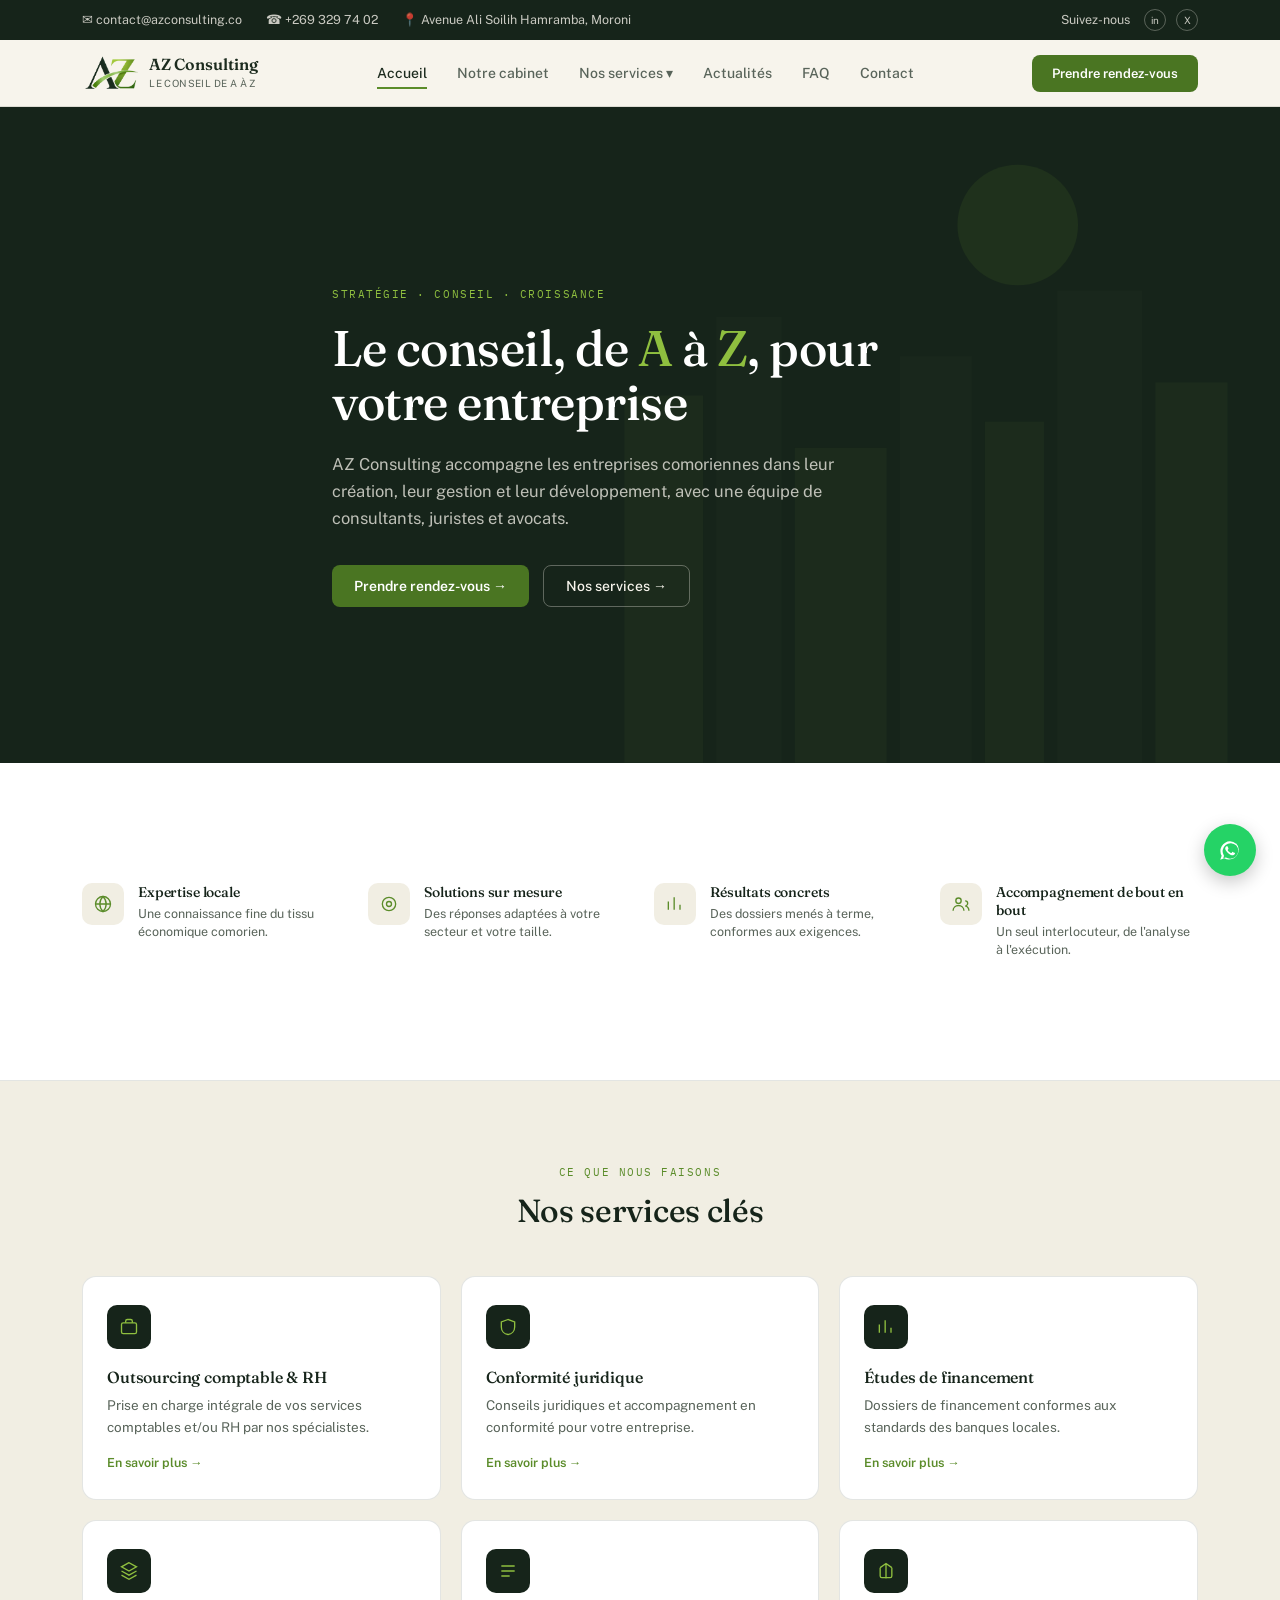
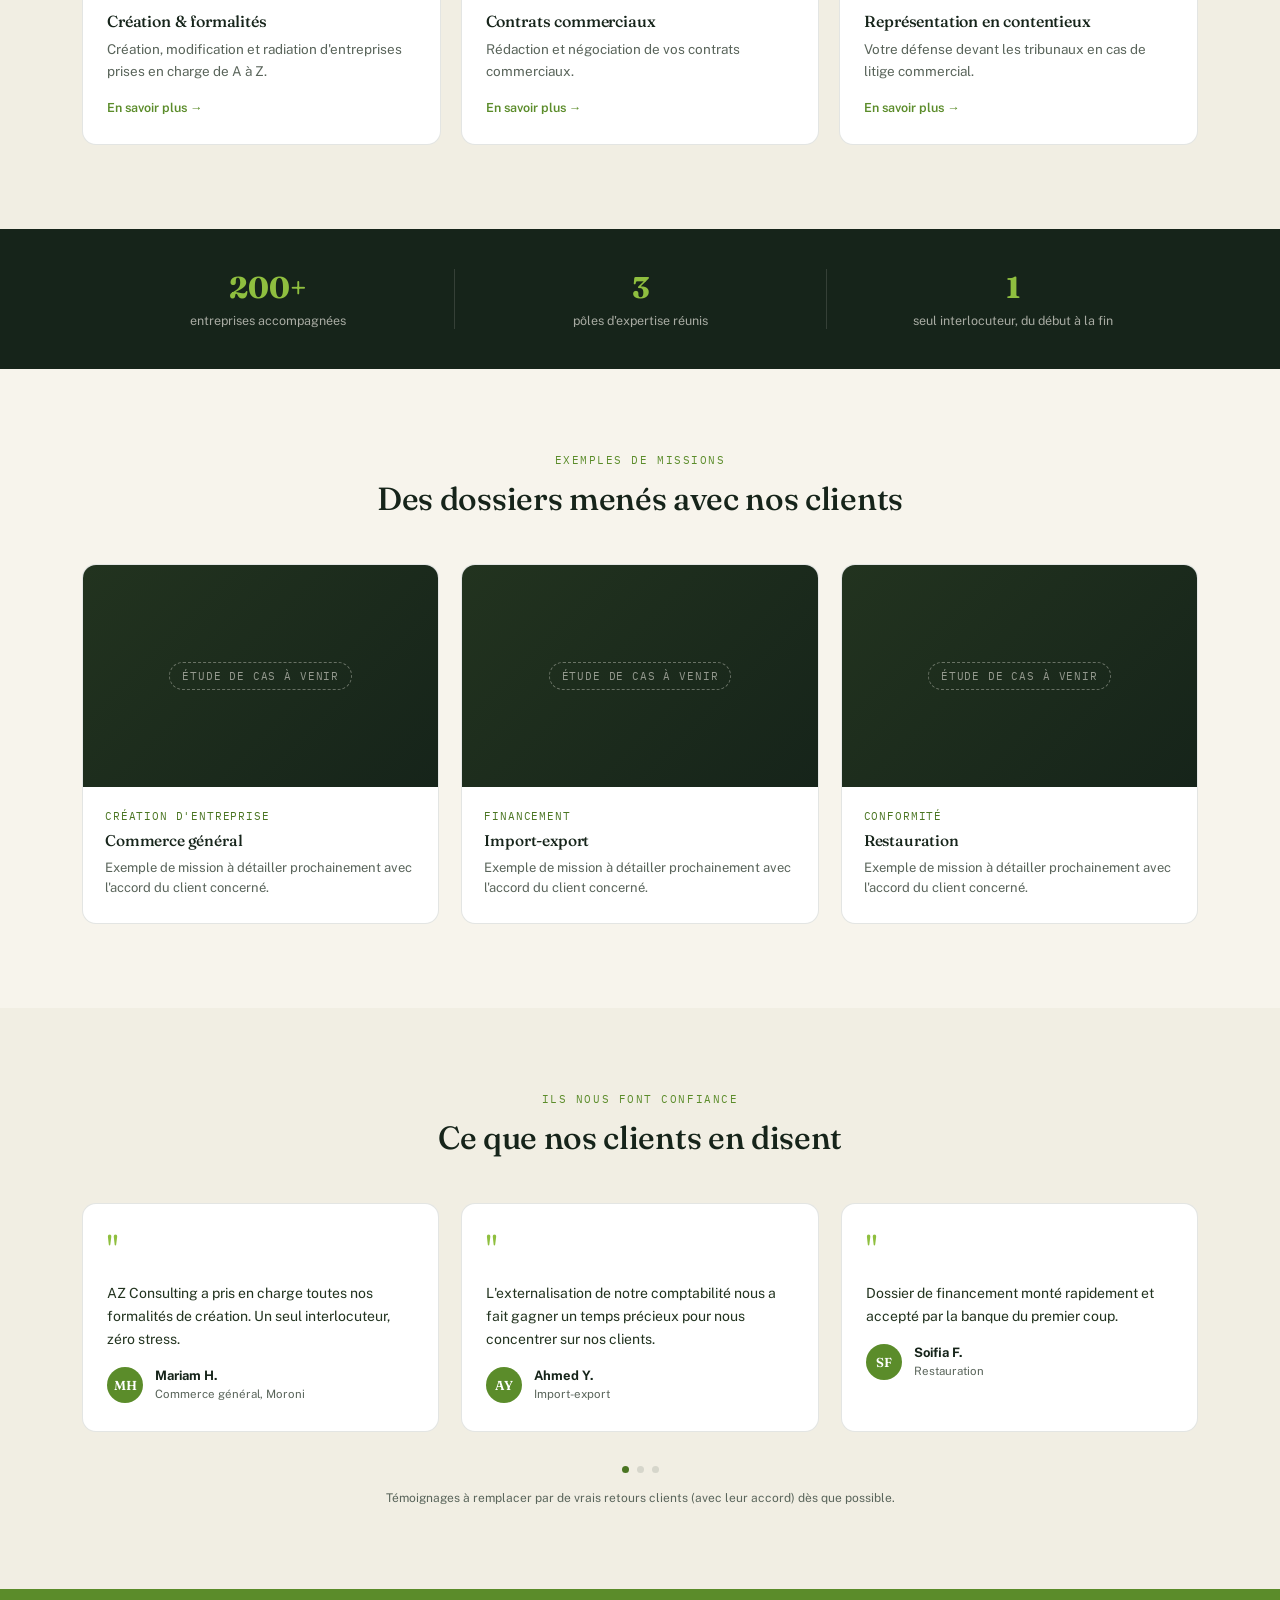
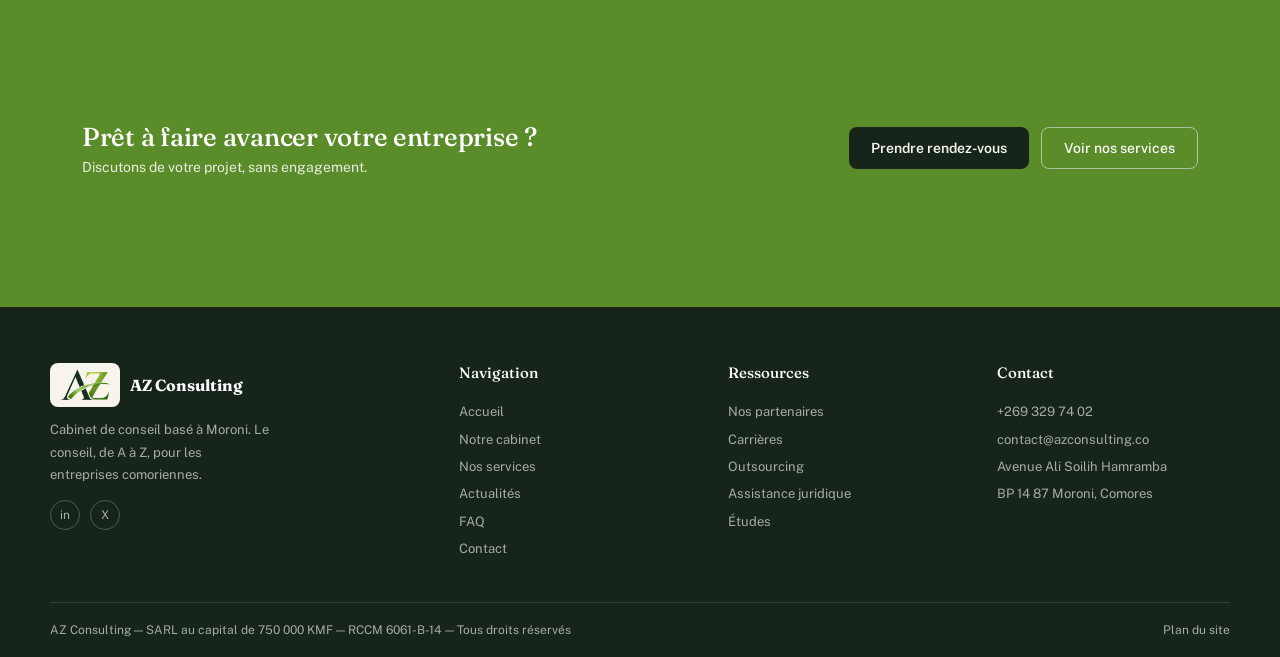
<file: index.html>
<!DOCTYPE html>
<html lang="fr">
<head>
<meta charset="UTF-8">
<title>AZ Consulting — Le Conseil de A à Z</title>
<meta name="description" content="Cabinet de conseil aux Comores : outsourcing comptable et RH, assistance juridique, études de financement. Le conseil, de A à Z.">
<meta name="viewport" content="width=device-width, initial-scale=1.0">
<link rel="preconnect" href="https://fonts.googleapis.com">
<link rel="preconnect" href="https://fonts.gstatic.com" crossorigin>
<link href="https://fonts.googleapis.com/css2?family=Fraunces:opsz,wght@9..144,400;9..144,500;9..144,600;9..144,700&family=Public+Sans:wght@400;500;600;700&family=IBM+Plex+Mono:wght@500&display=swap" rel="stylesheet">
<style>
  :root{
    --ink:#16241A; --ink-soft:#22331F; --cream:#F7F4EC; --white:#FFFFFF;
    --green:#5B8C2A; --green-light:#8FBF3F; --green-dark:#4A7522; --slate:#59645A;
    --panel:#F1EEE3; --line: rgba(28,43,30,0.12);
  }
  *{box-sizing:border-box; margin:0; padding:0;}
  body{font-family:'Public Sans', sans-serif; background:var(--cream); color:var(--ink); -webkit-font-smoothing:antialiased;}
  h1,h2,h3{font-family:'Fraunces', serif; font-weight:500; letter-spacing:-0.01em; color:var(--ink);}
  a{color:inherit; text-decoration:none;}
  .wrap{max-width:1180px; margin:0 auto; padding:0 32px;}
  .eyebrow{font-family:'IBM Plex Mono', monospace; font-size:11px; letter-spacing:0.14em; text-transform:uppercase; color:var(--green);}
  ul{list-style:none;}

  .topbar{background:var(--ink); color:rgba(247,244,236,0.75); font-size:12.5px;}
  .topbar .wrap{display:flex; justify-content:space-between; align-items:center; padding:9px 32px;}
  .topbar .left{display:flex; gap:26px;}
  .topbar .left span{display:flex; align-items:center; gap:7px;}
  .topbar .right{display:flex; align-items:center; gap:16px;}
  .topbar .social{display:flex; gap:10px;}
  .topbar .social a{width:22px; height:22px; border:1px solid rgba(247,244,236,0.3); border-radius:50%; display:flex; align-items:center; justify-content:center; font-size:10px;}

  header{position:sticky; top:0; z-index:30; background:rgba(247,244,236,0.95); backdrop-filter:blur(6px); border-bottom:1px solid var(--line);}
  .nav{display:flex; align-items:center; justify-content:space-between; padding:16px 32px;}
  .logo{display:flex; align-items:center; gap:10px;}
  .logo-mark{height:34px; width:auto; display:block; flex:none;}
  .logo-text{line-height:1.15;}
  .logo-text b{font-family:'Fraunces', serif; font-size:16px; display:block;}
  .logo-text span{font-size:10px; color:var(--slate); letter-spacing:0.04em;}
  nav.main ul{display:flex; gap:32px; font-size:14px; font-weight:500; align-items:center;}
  nav.main a{color:var(--slate); position:relative; padding:6px 0;}
  nav.main a.active{color:var(--ink);}
  nav.main a.active::after{content:""; position:absolute; left:0; right:0; bottom:-2px; height:2px; background:var(--green);}
  .has-drop{position:relative;}
  .dropdown{position:absolute; top:calc(100% + 14px); left:50%; transform:translateX(-50%); background:var(--white); border:1px solid var(--line); border-radius:12px; padding:10px; min-width:230px; box-shadow:0 16px 32px rgba(20,30,20,0.12); opacity:0; visibility:hidden; transition:all .15s ease;}
  .has-drop:hover .dropdown{opacity:1; visibility:visible; top:calc(100% + 8px);}
  .dropdown a{display:block; padding:10px 12px; border-radius:8px; font-size:13.5px; color:var(--ink);}
  .dropdown a:hover{background:var(--panel);}
  .dropdown a span{display:block; font-size:11.5px; color:var(--slate); font-weight:400; margin-top:2px;}
  .nav-cta{background:var(--green-dark); color:var(--white); font-size:13px; font-weight:600; padding:11px 20px; border-radius:8px;}

  .hero{position:relative; background:var(--ink); color:var(--cream); overflow:hidden;}
  .skyline{position:absolute; right:0; bottom:0; left:0; height:100%; opacity:0.5; pointer-events:none;}
  .hero .wrap{position:relative; padding:96px 32px 72px; max-width:680px;}
  .hero .eyebrow{color:var(--green-light); margin-bottom:20px;}
  .hero h1{font-size:50px; line-height:1.08; color:var(--white); margin-bottom:22px;}
  .hero h1 em{font-style:normal; color:var(--green-light);}
  .hero p{font-size:16.5px; line-height:1.65; color:rgba(247,244,236,0.75); max-width:520px; margin-bottom:32px;}
  .hero-actions{display:flex; gap:14px; align-items:center;}
  .btn-green{background:var(--green-dark); color:var(--white); font-weight:600; font-size:14px; padding:13px 22px; border-radius:8px; display:inline-flex; align-items:center; gap:8px;}
  .btn-ghost{border:1px solid rgba(247,244,236,0.32); color:var(--cream); font-weight:500; font-size:14px; padding:12px 22px; border-radius:8px; display:inline-flex; align-items:center; gap:8px;}

  .features{background:var(--white); border-bottom:1px solid var(--line);}
  .features .wrap{display:grid; grid-template-columns:repeat(4,1fr); gap:28px; padding:36px 32px;}
  .feature{display:flex; gap:14px; align-items:flex-start;}
  .feature .ic{width:42px; height:42px; border-radius:10px; background:var(--panel); display:flex; align-items:center; justify-content:center; flex:none;}
  .feature .ic svg{width:20px; height:20px; stroke:var(--green); fill:none; stroke-width:1.6;}
  .feature h3{font-size:14px; margin-bottom:4px;}
  .feature p{font-size:12.5px; color:var(--slate); line-height:1.5;}

  section{padding:84px 0;}
  .section-head{text-align:center; max-width:560px; margin:0 auto 46px;}
  .section-head .eyebrow{justify-content:center; display:flex; margin-bottom:12px;}
  .section-head h2{font-size:32px;}
  .services-sec{background:var(--panel);}
  .service-grid2{display:grid; grid-template-columns:repeat(3,1fr); gap:20px;}
  .service-card2{background:var(--white); border:1px solid var(--line); border-radius:14px; padding:28px 24px;}
  .service-card2 .ic{width:44px; height:44px; border-radius:10px; background:var(--ink); display:flex; align-items:center; justify-content:center; margin-bottom:18px;}
  .service-card2 .ic svg{width:20px; height:20px; stroke:var(--green-light); fill:none; stroke-width:1.6;}
  .service-card2 h3{font-size:16px; margin-bottom:8px;}
  .service-card2 p{font-size:13.5px; color:var(--slate); line-height:1.6; margin-bottom:14px;}
  .service-card2 a{font-size:12.5px; font-weight:600; color:var(--green);}

  .stats-band{background:var(--ink); color:var(--white); padding:0;}
  .stats-band .wrap{display:grid; grid-template-columns:repeat(3,1fr); padding:40px 32px;}
  .stat2{text-align:center; padding:0 20px; border-left:1px solid rgba(247,244,236,0.14);}
  .stat2:first-child{border-left:none;}
  .stat2 b{font-family:'Fraunces', serif; font-size:30px; color:var(--green-light); display:block; margin-bottom:4px;}
  .stat2 span{font-size:12.5px; color:rgba(247,244,236,0.65);}

  .case-grid{display:grid; grid-template-columns:repeat(3,1fr); gap:22px;}
  .case-card{border:1px solid var(--line); border-radius:14px; overflow:hidden; background:var(--white);}
  .case-thumb{aspect-ratio:16/10; background:linear-gradient(135deg, var(--ink-soft), var(--ink)); display:flex; align-items:center; justify-content:center;}
  .case-thumb span{font-family:'IBM Plex Mono', monospace; font-size:10.5px; letter-spacing:0.08em; text-transform:uppercase; color:rgba(247,244,236,0.55); border:1px dashed rgba(247,244,236,0.35); padding:6px 12px; border-radius:100px;}
  .case-body{padding:22px 22px 24px;}
  .case-body .tag{font-family:'IBM Plex Mono', monospace; font-size:10.5px; letter-spacing:0.08em; text-transform:uppercase; color:var(--green-dark); margin-bottom:8px; display:block;}
  .case-body h3{font-size:15.5px; margin-bottom:8px;}
  .case-body p{font-size:13px; color:var(--slate); line-height:1.6;}

  .testi-sec{background:var(--panel);}
  .testi-grid{display:grid; grid-template-columns:repeat(3,1fr); gap:22px;}
  .testi-card2{background:var(--white); border:1px solid var(--line); border-radius:14px; padding:28px 24px; display:flex; flex-direction:column; gap:16px;}
  .testi-card2 .quote{font-family:'Fraunces', serif; font-size:34px; color:var(--green-light); line-height:1;}
  .testi-card2 p{font-size:14px; color:var(--ink-soft); line-height:1.65;}
  .testi-who{display:flex; align-items:center; gap:12px;}
  .testi-avatar{width:36px; height:36px; border-radius:50%; background:var(--green); color:var(--white); display:flex; align-items:center; justify-content:center; font-family:'Fraunces', serif; font-weight:600; font-size:13px;}
  .testi-who b{font-size:13px; display:block;}
  .testi-who span{font-size:11.5px; color:var(--slate);}
  .dots{display:flex; justify-content:center; gap:8px; margin-top:34px;}
  .dots span{width:7px; height:7px; border-radius:50%; background:var(--line);}
  .dots span.on{background:var(--green-dark);}
  .note-small{font-size:12px; color:var(--slate); margin-top:18px; text-align:center;}

  .cta-band{background:var(--green); color:var(--white);}
  .cta-band .wrap{display:flex; align-items:center; justify-content:space-between; padding:48px 32px;}
  .cta-band-copy h2{color:var(--white); font-size:26px; margin-bottom:6px;}
  .cta-band-copy p{color:rgba(255,255,255,0.85); font-size:14px;}
  .cta-band-actions{display:flex; gap:12px;}
  .btn-dark{background:var(--ink); color:var(--cream); font-weight:600; font-size:14px; padding:13px 22px; border-radius:8px;}
  .btn-outline-w{border:1px solid rgba(255,255,255,0.5); color:var(--white); font-weight:500; font-size:14px; padding:12px 22px; border-radius:8px;}

  footer{background:var(--ink); color:rgba(247,244,236,0.65);}
  .footer-top{padding:56px 0 40px;}
  .footer-grid2{display:grid; grid-template-columns:1.6fr 1fr 1fr 1fr; gap:36px;}
  .footer-brand .logo-text b{color:var(--white);}
  .footer-brand p{font-size:13px; line-height:1.7; margin-top:12px; max-width:220px;}
  .footer-grid2 h4{font-family:'Fraunces', serif; color:var(--white); font-size:15px; margin-bottom:16px; font-weight:500;}
  .footer-grid2 li{font-size:13px; line-height:2.1;}
  .footer-grid2 li a:hover{color:var(--green-light);}
  .fs{display:flex; gap:10px; margin-top:14px;}
  .fs a{width:30px; height:30px; border:1px solid rgba(247,244,236,0.25); border-radius:50%; display:flex; align-items:center; justify-content:center; font-size:12px;}
  .footer-bottom{border-top:1px solid rgba(247,244,236,0.12); padding:20px 0; display:flex; justify-content:space-between; font-size:12px;}

  .wa-float{position:fixed; right:24px; bottom:24px; z-index:40; background:#25D366; color:var(--white); width:52px; height:52px; border-radius:50%; display:flex; align-items:center; justify-content:center; box-shadow:0 6px 18px rgba(0,0,0,0.22);}
  .wa-float svg{width:26px; height:26px;}

  @media (max-width:960px){
    .topbar .left span:nth-child(3), .topbar{display:none;}
    nav.main{display:none;}
    .features .wrap{grid-template-columns:1fr 1fr; padding:28px 32px;}
    .hero h1{font-size:36px;}
    .stats-band .wrap{grid-template-columns:1fr; gap:22px;}
    .stat2{border-left:none; border-top:1px solid rgba(247,244,236,0.14); padding-top:18px;}
    .stat2:first-child{border-top:none; padding-top:0;}
    .service-grid2, .case-grid, .testi-grid{grid-template-columns:1fr;}
    .cta-band .wrap{flex-direction:column; gap:20px; align-items:flex-start;}
    .footer-grid2{grid-template-columns:1fr 1fr; gap:28px;}
    .footer-bottom{flex-direction:column; gap:8px;}
  }
</style>
<style>:root{--az-max:1180px}</style>
<meta name="theme-color" content="#16241A">
<link rel="stylesheet" href="assets/site.css">
<link rel="icon" href="favicon.ico" sizes="any">
<link rel="icon" type="image/png" sizes="32x32" href="assets/favicon-32.png">
<link rel="apple-touch-icon" href="assets/apple-touch-icon.png">
</head>
<body>

<div class="az-topbar">
  <div class="az-wrap">
    <div class="az-tb-left">
      <a href="mailto:contact@azconsulting.co">✉ contact@azconsulting.co</a>
      <a href="tel:+2693297402">☎ +269 329 74 02</a>
      <span class="az-tb-addr">📍 Avenue Ali Soilih Hamramba, Moroni</span>
    </div>
    <div class="az-tb-right">
      <span>Suivez-nous</span>
      <div class="az-tb-social"><a href="#" aria-label="LinkedIn">in</a><a href="#" aria-label="X">X</a></div>
    </div>
  </div>
</div>

<div class="az-header" id="azHeader">
  <div class="az-nav az-wrap">
    <a class="az-logo" href="index.html" aria-label="AZ Consulting, accueil">
      <img src="assets/logo-header.png" alt="AZ Consulting">
      <span class="az-logo-text"><b>AZ Consulting</b><span>LE CONSEIL DE A À Z</span></span>
    </a>
    <div class="az-menu" id="azMenu" role="navigation" aria-label="Navigation principale">
      <button type="button" class="az-menu-close" aria-label="Fermer le menu">×</button>
      <ul>
        <li><a href="index.html" class="active">Accueil</a></li>
        <li><a href="cabinet.html">Notre cabinet</a></li>
        <li class="az-has-drop">
          <a href="services.html">Nos services ▾</a>
          <div class="az-dropdown">
            <a href="services.html#outsourcing">Outsourcing<span>Comptabilité &amp; RH</span></a>
            <a href="services.html#juridique">Assistance juridique<span>Conformité &amp; contrats</span></a>
            <a href="services.html#etudes">Études<span>Financement &amp; agréments</span></a>
          </div>
        </li>
        <li><a href="actualites.html">Actualités</a></li>
        <li><a href="faq.html">FAQ</a></li>
        <li><a href="contact.html">Contact</a></li>
      </ul>
      <a class="az-cta-mobile" href="contact.html">Prendre rendez-vous</a>
    </div>
    <a class="az-cta" href="contact.html">Prendre rendez-vous</a>
    <button type="button" class="az-burger" id="azBurger" aria-label="Ouvrir le menu" aria-expanded="false" aria-controls="azMenu"><span></span><span></span><span></span></button>
  </div>
  <div class="az-overlay" id="azOverlay"></div>
</div>


<section class="hero">
  <svg class="skyline" viewBox="0 0 1200 500" preserveAspectRatio="xMaxYMax slice" xmlns="http://www.w3.org/2000/svg">
    <rect x="700" y="220" width="60" height="280" fill="#22331F"/>
    <rect x="770" y="160" width="50" height="340" fill="#1C2B1E"/>
    <rect x="830" y="260" width="70" height="240" fill="#22331F"/>
    <rect x="910" y="190" width="55" height="310" fill="#1C2B1E"/>
    <rect x="975" y="240" width="45" height="260" fill="#22331F"/>
    <rect x="1030" y="140" width="65" height="360" fill="#1C2B1E"/>
    <rect x="1105" y="210" width="55" height="290" fill="#22331F"/>
    <circle cx="1000" cy="90" r="46" fill="#5B8C2A" opacity="0.25"/>
  </svg>
  <div class="wrap">
    <div class="eyebrow">STRATÉGIE · CONSEIL · CROISSANCE</div>
    <h1>Le conseil, de <em>A</em> à <em>Z</em>, pour votre entreprise</h1>
    <p>AZ Consulting accompagne les entreprises comoriennes dans leur création, leur gestion et leur développement, avec une équipe de consultants, juristes et avocats.</p>
    <div class="hero-actions">
      <a href="contact.html" class="btn-green">Prendre rendez-vous →</a>
      <a href="services.html" class="btn-ghost">Nos services →</a>
    </div>
  </div>
</section>

<section class="features">
  <div class="wrap">
    <div class="feature">
      <div class="ic"><svg viewBox="0 0 24 24"><circle cx="12" cy="12" r="9"/><path d="M3 12h18M12 3c2.5 2.5 3.8 5.6 3.8 9s-1.3 6.5-3.8 9c-2.5-2.5-3.8-5.6-3.8-9s1.3-6.5 3.8-9Z"/></svg></div>
      <div><h3>Expertise locale</h3><p>Une connaissance fine du tissu économique comorien.</p></div>
    </div>
    <div class="feature">
      <div class="ic"><svg viewBox="0 0 24 24"><circle cx="12" cy="12" r="8"/><circle cx="12" cy="12" r="3"/></svg></div>
      <div><h3>Solutions sur mesure</h3><p>Des réponses adaptées à votre secteur et votre taille.</p></div>
    </div>
    <div class="feature">
      <div class="ic"><svg viewBox="0 0 24 24"><path d="M4 19V9M11 19V4M18 19v-6"/></svg></div>
      <div><h3>Résultats concrets</h3><p>Des dossiers menés à terme, conformes aux exigences.</p></div>
    </div>
    <div class="feature">
      <div class="ic"><svg viewBox="0 0 24 24"><circle cx="9" cy="8" r="3.2"/><path d="M2.5 20c0-3.6 2.9-6.2 6.5-6.2S15.5 16.4 15.5 20M17 8.2a3 3 0 1 1 0 6M21.5 20c0-2.8-1.9-5-4.5-5.7"/></svg></div>
      <div><h3>Accompagnement de bout en bout</h3><p>Un seul interlocuteur, de l'analyse à l'exécution.</p></div>
    </div>
  </div>
</section>

<section class="services-sec">
  <div class="wrap">
    <div class="section-head">
      <div class="eyebrow">Ce que nous faisons</div>
      <h2>Nos services clés</h2>
    </div>
    <div class="service-grid2">
      <div class="service-card2">
        <div class="ic"><svg viewBox="0 0 24 24"><rect x="3" y="7" width="18" height="13" rx="2"/><path d="M8 7V5a2 2 0 0 1 2-2h4a2 2 0 0 1 2 2v2"/></svg></div>
        <h3>Outsourcing comptable & RH</h3>
        <p>Prise en charge intégrale de vos services comptables et/ou RH par nos spécialistes.</p>
        <a href="services.html#outsourcing">En savoir plus →</a>
      </div>
      <div class="service-card2">
        <div class="ic"><svg viewBox="0 0 24 24"><path d="M12 3 4 6v6c0 5 3.5 8.5 8 9 4.5-.5 8-4 8-9V6l-8-3Z"/></svg></div>
        <h3>Conformité juridique</h3>
        <p>Conseils juridiques et accompagnement en conformité pour votre entreprise.</p>
        <a href="services.html#juridique">En savoir plus →</a>
      </div>
      <div class="service-card2">
        <div class="ic"><svg viewBox="0 0 24 24"><path d="M4 19V9M11 19V4M18 19v-6"/></svg></div>
        <h3>Études de financement</h3>
        <p>Dossiers de financement conformes aux standards des banques locales.</p>
        <a href="services.html#etudes">En savoir plus →</a>
      </div>
      <div class="service-card2">
        <div class="ic"><svg viewBox="0 0 24 24"><path d="M12 2 3 7l9 5 9-5-9-5Z"/><path d="M3 12l9 5 9-5M3 17l9 5 9-5"/></svg></div>
        <h3>Création & formalités</h3>
        <p>Création, modification et radiation d'entreprises prises en charge de A à Z.</p>
        <a href="services.html#juridique">En savoir plus →</a>
      </div>
      <div class="service-card2">
        <div class="ic"><svg viewBox="0 0 24 24"><path d="M4 6h16M4 12h16M4 18h10"/></svg></div>
        <h3>Contrats commerciaux</h3>
        <p>Rédaction et négociation de vos contrats commerciaux.</p>
        <a href="services.html#juridique">En savoir plus →</a>
      </div>
      <div class="service-card2">
        <div class="ic"><svg viewBox="0 0 24 24"><path d="M12 3v18M5 8l7-5 7 5M5 8v10a2 2 0 0 0 2 2h10a2 2 0 0 0 2-2V8"/></svg></div>
        <h3>Représentation en contentieux</h3>
        <p>Votre défense devant les tribunaux en cas de litige commercial.</p>
        <a href="services.html#juridique">En savoir plus →</a>
      </div>
    </div>
  </div>
</section>

<section class="stats-band">
  <div class="wrap">
    <div class="stat2"><b>200+</b><span>entreprises accompagnées</span></div>
    <div class="stat2"><b>3</b><span>pôles d'expertise réunis</span></div>
    <div class="stat2"><b>1</b><span>seul interlocuteur, du début à la fin</span></div>
  </div>
</section>

<section class="case-sec">
  <div class="wrap">
    <div class="section-head">
      <div class="eyebrow">Exemples de missions</div>
      <h2>Des dossiers menés avec nos clients</h2>
    </div>
    <div class="case-grid">
      <div class="case-card">
        <div class="case-thumb"><span>Étude de cas à venir</span></div>
        <div class="case-body"><span class="tag">Création d'entreprise</span><h3>Commerce général</h3><p>Exemple de mission à détailler prochainement avec l'accord du client concerné.</p></div>
      </div>
      <div class="case-card">
        <div class="case-thumb"><span>Étude de cas à venir</span></div>
        <div class="case-body"><span class="tag">Financement</span><h3>Import-export</h3><p>Exemple de mission à détailler prochainement avec l'accord du client concerné.</p></div>
      </div>
      <div class="case-card">
        <div class="case-thumb"><span>Étude de cas à venir</span></div>
        <div class="case-body"><span class="tag">Conformité</span><h3>Restauration</h3><p>Exemple de mission à détailler prochainement avec l'accord du client concerné.</p></div>
      </div>
    </div>
  </div>
</section>

<section class="testi-sec">
  <div class="wrap">
    <div class="section-head">
      <div class="eyebrow">Ils nous font confiance</div>
      <h2>Ce que nos clients en disent</h2>
    </div>
    <div class="testi-grid">
      <div class="testi-card2">
        <div class="quote">"</div>
        <p>AZ Consulting a pris en charge toutes nos formalités de création. Un seul interlocuteur, zéro stress.</p>
        <div class="testi-who"><div class="testi-avatar">MH</div><div><b>Mariam H.</b><span>Commerce général, Moroni</span></div></div>
      </div>
      <div class="testi-card2">
        <div class="quote">"</div>
        <p>L'externalisation de notre comptabilité nous a fait gagner un temps précieux pour nous concentrer sur nos clients.</p>
        <div class="testi-who"><div class="testi-avatar">AY</div><div><b>Ahmed Y.</b><span>Import-export</span></div></div>
      </div>
      <div class="testi-card2">
        <div class="quote">"</div>
        <p>Dossier de financement monté rapidement et accepté par la banque du premier coup.</p>
        <div class="testi-who"><div class="testi-avatar">SF</div><div><b>Soifia F.</b><span>Restauration</span></div></div>
      </div>
    </div>
    <div class="dots"><span class="on"></span><span></span><span></span></div>
    <p class="note-small">Témoignages à remplacer par de vrais retours clients (avec leur accord) dès que possible.</p>
  </div>
</section>

<section class="cta-band">
  <div class="wrap">
    <div class="cta-band-copy">
      <h2>Prêt à faire avancer votre entreprise ?</h2>
      <p>Discutons de votre projet, sans engagement.</p>
    </div>
    <div class="cta-band-actions">
      <a href="contact.html" class="btn-dark">Prendre rendez-vous</a>
      <a href="services.html" class="btn-outline-w">Voir nos services</a>
    </div>
  </div>
</section>

<a href="https://wa.me/2693297402" class="wa-float" aria-label="Contacter sur WhatsApp" target="_blank" rel="noopener">
  <svg viewBox="0 0 24 24" fill="currentColor"><path d="M17.6 6.32A8.86 8.86 0 0 0 12.05 4a8.94 8.94 0 0 0-7.73 13.4L3 21l3.7-1.29a8.9 8.9 0 0 0 4.35 1.13h0a8.94 8.94 0 0 0 6.32-15.24Zm-5.55 13.7h0a7.4 7.4 0 0 1-3.78-1.04l-.27-.16-2.24.78.75-2.2-.18-.28a7.42 7.42 0 0 1 11.5-9.22 7.4 7.4 0 0 1-5.78 12.12Zm4.06-5.56c-.22-.11-1.3-.64-1.5-.72s-.35-.11-.5.11-.57.72-.7.87-.26.17-.48.06a6.1 6.1 0 0 1-1.8-1.11 6.7 6.7 0 0 1-1.24-1.55c-.13-.22 0-.34.1-.45.1-.1.22-.26.33-.39a1.5 1.5 0 0 0 .22-.37.4.4 0 0 0 0-.39c-.06-.11-.5-1.2-.68-1.65s-.36-.37-.5-.38h-.43a.82.82 0 0 0-.6.28 2.5 2.5 0 0 0-.78 1.86 4.36 4.36 0 0 0 .92 2.3 9.9 9.9 0 0 0 3.8 3.36c.53.23.95.37 1.27.47a3.05 3.05 0 0 0 1.4.09 2.3 2.3 0 0 0 1.5-1.06 1.9 1.9 0 0 0 .13-1.06c-.06-.1-.2-.15-.42-.27Z"/></svg>
</a>

<footer>
  <div class="wrap footer-top">
    <div class="footer-grid2">
      <div class="footer-brand">
        <div class="logo">
          <img src="assets/logo-header.png" alt="AZ Consulting" class="logo-mark" style="background:#F7F4EC;border-radius:8px;padding:4px 8px;height:44px;">
          <div class="logo-text"><b>AZ Consulting</b></div>
        </div>
        <p>Cabinet de conseil basé à Moroni. Le conseil, de A à Z, pour les entreprises comoriennes.</p>
        <div class="fs"><a href="#">in</a><a href="#">X</a></div>
      </div>
      <div>
        <h4>Navigation</h4>
        <ul><li><a href="index.html">Accueil</a></li><li><a href="cabinet.html">Notre cabinet</a></li><li><a href="services.html">Nos services</a></li><li><a href="actualites.html">Actualités</a></li><li><a href="faq.html">FAQ</a></li><li><a href="contact.html">Contact</a></li></ul>
      </div>
      <div>
        <h4>Ressources</h4>
        <ul><li><a href="partenaires.html">Nos partenaires</a></li><li><a href="carrieres.html">Carrières</a></li><li><a href="services.html#outsourcing">Outsourcing</a></li><li><a href="services.html#juridique">Assistance juridique</a></li><li><a href="services.html#etudes">Études</a></li></ul>
      </div>
      <div>
        <h4>Contact</h4>
        <ul><li>+269 329 74 02</li><li>contact@azconsulting.co</li><li>Avenue Ali Soilih Hamramba<br>BP 14 87 Moroni, Comores</li></ul>
      </div>
    </div>
  </div>
  <div class="wrap footer-bottom">
    <span>AZ Consulting — SARL au capital de 750 000 KMF — RCCM 6061-B-14 — Tous droits réservés</span>
    <span><a href="plan-du-site.html">Plan du site</a></span>
  </div>
</footer>

<script src="assets/site.js" defer></script>
</body>
</html>
</file>
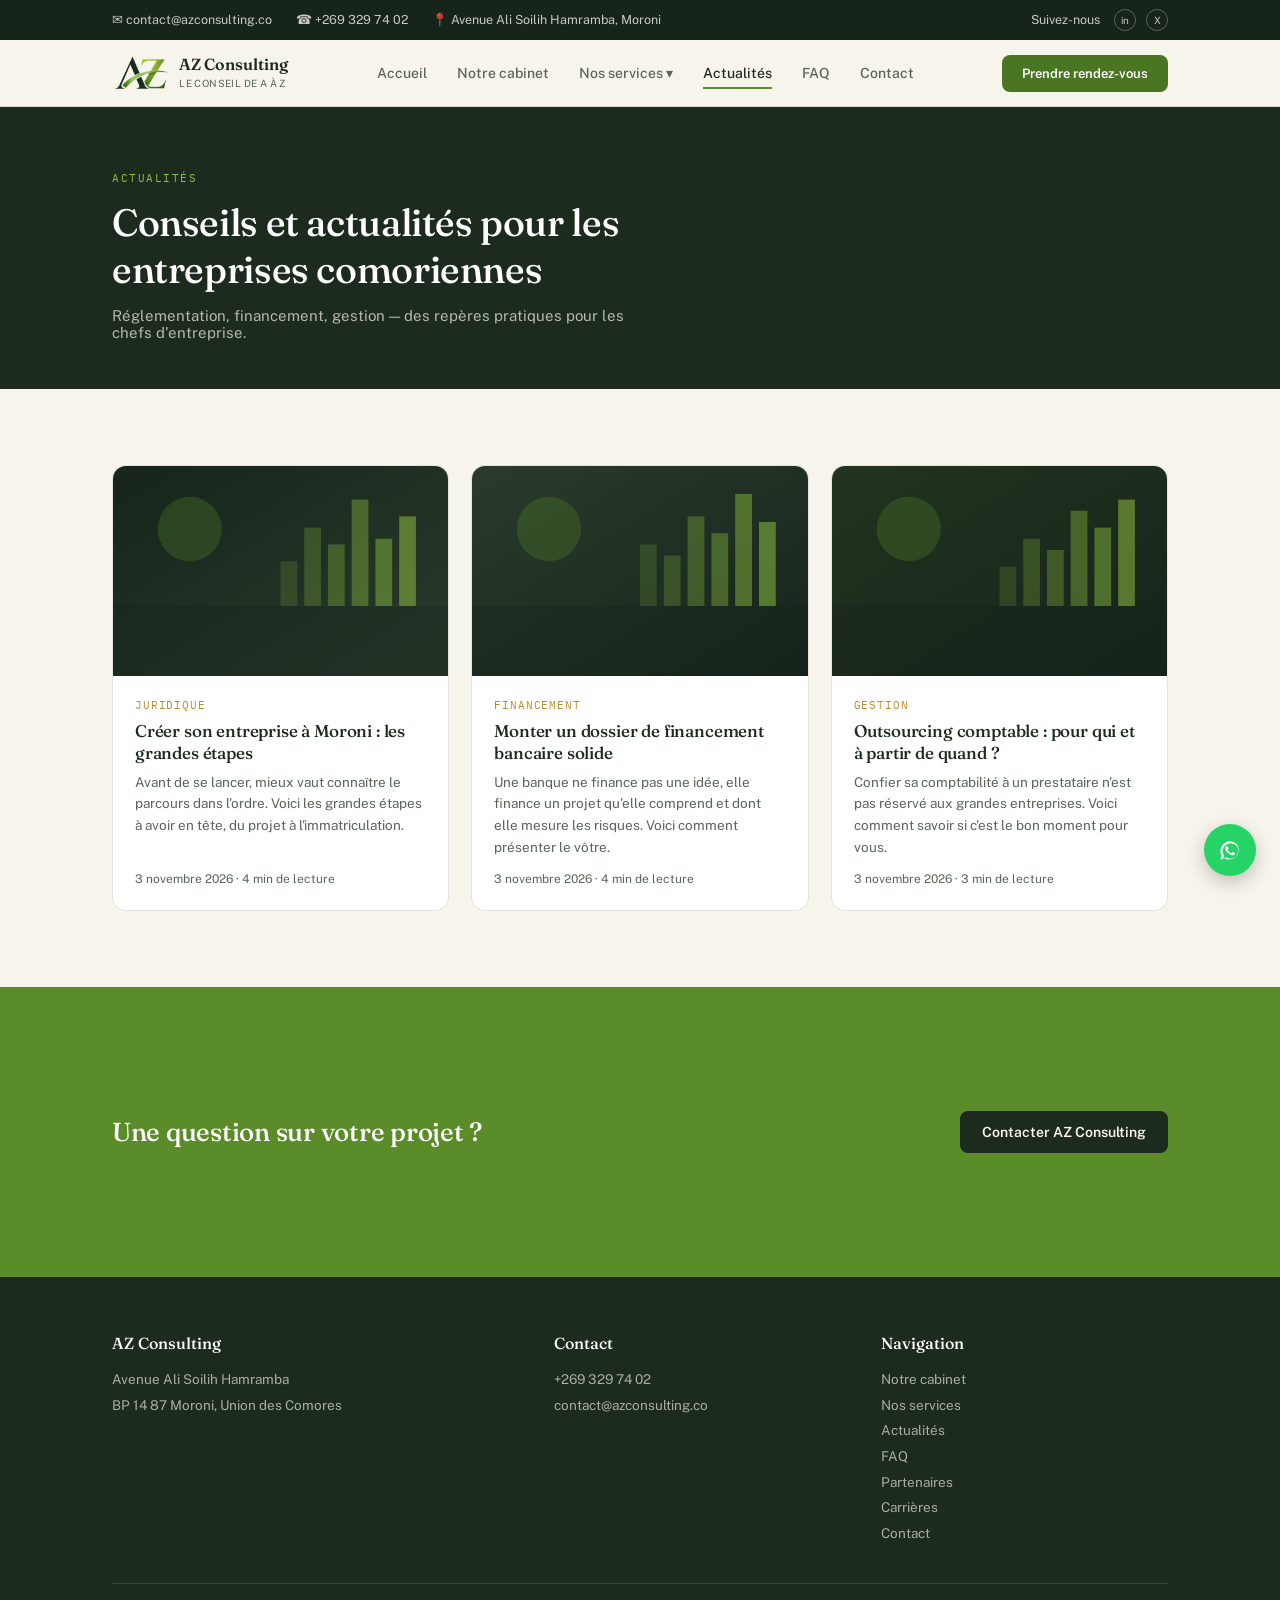
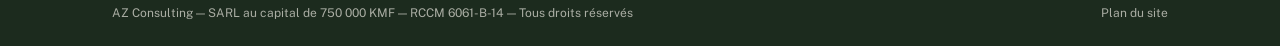
<file: actualites.html>
<!DOCTYPE html>
<html lang="fr">
<head>
<meta charset="UTF-8">
<title>Actualités — AZ Consulting</title>
<meta name="description" content="Actualités et conseils d'AZ Consulting pour les entreprises comoriennes : réglementation, financement, gestion.">
<meta name="viewport" content="width=device-width, initial-scale=1.0">
<link rel="preconnect" href="https://fonts.googleapis.com">
<link rel="preconnect" href="https://fonts.gstatic.com" crossorigin>
<link href="https://fonts.googleapis.com/css2?family=Fraunces:opsz,wght@9..144,400;9..144,500;9..144,600&family=Public+Sans:wght@400;500;600&family=IBM+Plex+Mono:wght@500&display=swap" rel="stylesheet">
<style>
  :root{
    --ink:#1C2B1E; --ink-soft:#2A3B2C; --cream:#F7F4EC; --white:#FFFFFF;
    --green:#5B8C2A; --green-light:#8FBF3F; --green-dark:#4A7522; --slate:#59645A;
    --line: rgba(28,43,30,0.12);
  }
  *{box-sizing:border-box; margin:0; padding:0;}
  body{font-family:'Public Sans', sans-serif; background:var(--cream); color:var(--ink); -webkit-font-smoothing:antialiased;}
  h1,h2,h3{font-family:'Fraunces', serif; font-weight:500; letter-spacing:-0.01em; color:var(--ink);}
  a{color:inherit; text-decoration:none;}
  .wrap{max-width:1120px; margin:0 auto; padding:0 32px;}
  .eyebrow{font-family:'IBM Plex Mono', monospace; font-size:11px; letter-spacing:0.14em; text-transform:uppercase; color:var(--green);}

  header{position:sticky; top:0; z-index:20; background:rgba(247,244,236,0.92); backdrop-filter:blur(6px); border-bottom:1px solid var(--line);}
  .nav{display:flex; align-items:center; justify-content:space-between; padding:18px 32px;}
  .logo{display:flex; align-items:center; gap:10px;}
  .logo-mark{height:34px; width:auto; display:block; flex:none;}
  .logo-text{line-height:1.15;}
  .logo-text b{font-family:'Fraunces', serif; font-size:16px; display:block;}
  .logo-text span{font-size:10px; color:var(--slate); letter-spacing:0.04em;}
  nav ul{list-style:none; display:flex; gap:28px; font-size:13.5px; font-weight:500;}
  nav ul a{color:var(--slate); position:relative; padding:4px 0;}
  nav ul a.active{color:var(--ink);}
  nav ul a.active::after{content:""; position:absolute; left:0; right:0; bottom:-2px; height:2px; background:var(--green);}
  .nav-cta{background:var(--ink); color:var(--cream); font-size:13px; font-weight:500; padding:10px 18px; border-radius:100px;}

  .page-hero{background:var(--ink); color:var(--white); padding:64px 0 48px;}
  .page-hero .eyebrow{color:var(--green-light); margin-bottom:14px;}
  .page-hero h1{font-size:38px; color:var(--white); max-width:620px;}
  .page-hero p{color:rgba(247,244,236,0.7); font-size:15px; max-width:520px; margin-top:14px;}

  section{padding:76px 0;}
  .article-grid{display:grid; grid-template-columns:repeat(3,1fr); gap:22px;}
  .article-card{border:1px solid var(--line); border-radius:14px; overflow:hidden; background:var(--white);}
  .article-thumb{aspect-ratio:16/10; background:linear-gradient(135deg, var(--ink-soft), var(--ink)); display:flex; align-items:center; justify-content:center;}
  .article-thumb span{font-family:'IBM Plex Mono', monospace; font-size:10.5px; letter-spacing:0.08em; text-transform:uppercase; color:rgba(247,244,236,0.55); border:1px dashed rgba(247,244,236,0.35); padding:6px 12px; border-radius:100px;}
  .article-body{padding:22px 22px 24px;}
  .article-body .tag{font-family:'IBM Plex Mono', monospace; font-size:10.5px; letter-spacing:0.08em; text-transform:uppercase; color:var(--green-dark); margin-bottom:8px; display:block;}
  .article-body h3{font-size:15.5px; margin-bottom:8px;}
  .article-body p{font-size:13px; color:var(--slate); line-height:1.6;}

  .empty-state{background:var(--white); border:1px dashed var(--line); border-radius:14px; padding:48px; text-align:center; margin-top:40px;}
  .empty-state h2{font-size:20px; margin-bottom:10px;}
  .empty-state p{font-size:14px; color:var(--slate); max-width:460px; margin:0 auto;}

  .cta-band{background:var(--green); color:var(--white);}
  .cta-band .wrap{display:flex; align-items:center; justify-content:space-between; padding:48px 32px;}
  .cta-band h2{color:var(--white); font-size:26px; max-width:420px;}
  .btn-primary{background:var(--ink); color:var(--cream); font-weight:600; font-size:14px; padding:13px 22px; border-radius:8px; display:inline-block;}

  footer{background:var(--ink); color:rgba(247,244,236,0.65); padding:56px 0 26px;}
  .footer-grid{display:grid; grid-template-columns:1.4fr 1fr 1fr; gap:40px; padding-bottom:36px; border-bottom:1px solid rgba(247,244,236,0.12);}
  .footer-grid h4{font-family:'Fraunces', serif; color:var(--white); font-size:16px; margin-bottom:14px; font-weight:500;}
  .footer-grid p, .footer-grid li{font-size:13.5px; line-height:1.9;}
  .footer-grid ul{list-style:none;}
  .footer-bottom{display:flex; justify-content:space-between; padding-top:22px; font-size:12px;}

  .wa-float{position:fixed; right:24px; bottom:24px; z-index:30; background:#25D366; color:var(--white); width:52px; height:52px; border-radius:50%; display:flex; align-items:center; justify-content:center; box-shadow:0 6px 18px rgba(0,0,0,0.22);}
  .wa-float svg{width:26px; height:26px;}

  @media (max-width:860px){
    nav ul{display:none;}
    .article-grid{grid-template-columns:1fr;}
    .cta-band .wrap{flex-direction:column; gap:20px; align-items:flex-start;}
    .footer-grid{grid-template-columns:1fr; gap:28px;}
  }
</style>
<style>:root{--az-max:1120px}</style>
<meta name="theme-color" content="#16241A">
<link rel="stylesheet" href="assets/site.css">
<style>
.az-posts{display:grid;grid-template-columns:repeat(3,1fr);gap:22px;}
.az-post-card{display:flex;flex-direction:column;border:1px solid rgba(28,43,30,.12);border-radius:14px;overflow:hidden;background:#fff;transition:transform .15s,box-shadow .15s;}
.az-post-card:hover{transform:translateY(-3px);box-shadow:0 10px 28px rgba(28,43,30,.10);}
.az-post-card img{display:block;width:100%;aspect-ratio:16/10;object-fit:cover;}
.az-post-body{padding:22px 22px 24px;display:flex;flex-direction:column;flex:1;}
.az-post-body .tag{font-family:'IBM Plex Mono',monospace;font-size:10.5px;letter-spacing:.08em;text-transform:uppercase;color:#B98A33;margin-bottom:8px;}
.az-post-body h3{font-size:17px;line-height:1.3;margin-bottom:8px;}
.az-post-body p{font-size:13.5px;color:#59645A;line-height:1.6;margin-bottom:14px;}
.az-post-meta{margin-top:auto;font-size:12px;color:#59645A;}
.az-article{max-width:740px;margin:0 auto;padding:0 32px;}
.az-article h2{font-size:23px;margin:34px 0 10px;}
.az-article p{font-size:16px;line-height:1.75;color:#2A3B2C;}
.az-article .az-cover{display:block;width:100%;border-radius:14px;margin:-8px 0 8px;aspect-ratio:16/8;object-fit:cover;}
.az-note{margin-top:34px;padding:16px 18px;border-left:3px solid #5B8C2A;background:#fff;border-radius:0 10px 10px 0;font-size:14px;color:#59645A;line-height:1.6;}
.az-back{display:inline-block;margin:0 0 26px;font-size:13.5px;font-weight:600;color:#4A7522;}
@media(max-width:900px){.az-posts{grid-template-columns:1fr 1fr;}}
@media(max-width:620px){.az-posts{grid-template-columns:1fr;}.az-article{padding:0 20px;}.az-article h2{font-size:21px;}}
</style>
<link rel="icon" href="favicon.ico" sizes="any">
<link rel="icon" type="image/png" sizes="32x32" href="assets/favicon-32.png">
<link rel="apple-touch-icon" href="assets/apple-touch-icon.png">
</head>
<body>

<div class="az-topbar">
  <div class="az-wrap">
    <div class="az-tb-left">
      <a href="mailto:contact@azconsulting.co">✉ contact@azconsulting.co</a>
      <a href="tel:+2693297402">☎ +269 329 74 02</a>
      <span class="az-tb-addr">📍 Avenue Ali Soilih Hamramba, Moroni</span>
    </div>
    <div class="az-tb-right">
      <span>Suivez-nous</span>
      <div class="az-tb-social"><a href="#" aria-label="LinkedIn">in</a><a href="#" aria-label="X">X</a></div>
    </div>
  </div>
</div>

<div class="az-header" id="azHeader">
  <div class="az-nav az-wrap">
    <a class="az-logo" href="index.html" aria-label="AZ Consulting, accueil">
      <img src="assets/logo-header.png" alt="AZ Consulting">
      <span class="az-logo-text"><b>AZ Consulting</b><span>LE CONSEIL DE A À Z</span></span>
    </a>
    <div class="az-menu" id="azMenu" role="navigation" aria-label="Navigation principale">
      <button type="button" class="az-menu-close" aria-label="Fermer le menu">×</button>
      <ul>
        <li><a href="index.html">Accueil</a></li>
        <li><a href="cabinet.html">Notre cabinet</a></li>
        <li class="az-has-drop">
          <a href="services.html">Nos services ▾</a>
          <div class="az-dropdown">
            <a href="services.html#outsourcing">Outsourcing<span>Comptabilité &amp; RH</span></a>
            <a href="services.html#juridique">Assistance juridique<span>Conformité &amp; contrats</span></a>
            <a href="services.html#etudes">Études<span>Financement &amp; agréments</span></a>
          </div>
        </li>
        <li><a href="actualites.html" class="active">Actualités</a></li>
        <li><a href="faq.html">FAQ</a></li>
        <li><a href="contact.html">Contact</a></li>
      </ul>
      <a class="az-cta-mobile" href="contact.html">Prendre rendez-vous</a>
    </div>
    <a class="az-cta" href="contact.html">Prendre rendez-vous</a>
    <button type="button" class="az-burger" id="azBurger" aria-label="Ouvrir le menu" aria-expanded="false" aria-controls="azMenu"><span></span><span></span><span></span></button>
  </div>
  <div class="az-overlay" id="azOverlay"></div>
</div>


<section class="page-hero" style="padding-bottom:48px;">
  <div class="wrap">
    <div class="eyebrow">Actualités</div>
    <h1>Conseils et actualités pour les entreprises comoriennes</h1>
    <p>Réglementation, financement, gestion — des repères pratiques pour les chefs d'entreprise.</p>
  </div>
</section>

<section>
  <div class="wrap">
    <div class="az-posts"><a class="az-post-card" href="creer-son-entreprise-a-moroni.html"><img src="assets/actus/creer-son-entreprise-a-moroni.svg" alt="" loading="lazy"><div class="az-post-body"><span class="tag">Juridique</span><h3>Créer son entreprise à Moroni : les grandes étapes</h3><p>Avant de se lancer, mieux vaut connaître le parcours dans l'ordre. Voici les grandes étapes à avoir en tête, du projet à l'immatriculation.</p><span class="az-post-meta">3 novembre 2026 · 4 min de lecture</span></div></a><a class="az-post-card" href="dossier-de-financement-bancaire.html"><img src="assets/actus/dossier-de-financement-bancaire.svg" alt="" loading="lazy"><div class="az-post-body"><span class="tag">Financement</span><h3>Monter un dossier de financement bancaire solide</h3><p>Une banque ne finance pas une idée, elle finance un projet qu'elle comprend et dont elle mesure les risques. Voici comment présenter le vôtre.</p><span class="az-post-meta">3 novembre 2026 · 4 min de lecture</span></div></a><a class="az-post-card" href="outsourcing-comptable-pour-qui.html"><img src="assets/actus/outsourcing-comptable-pour-qui.svg" alt="" loading="lazy"><div class="az-post-body"><span class="tag">Gestion</span><h3>Outsourcing comptable : pour qui et à partir de quand ?</h3><p>Confier sa comptabilité à un prestataire n'est pas réservé aux grandes entreprises. Voici comment savoir si c'est le bon moment pour vous.</p><span class="az-post-meta">3 novembre 2026 · 3 min de lecture</span></div></a></div>
    <!--
    <div class="article-grid" style="margin-top:40px;">
      <div class="article-card">
        <div class="article-thumb"><span>Image à venir</span></div>
        <div class="article-body"><span class="tag">Juridique</span><h3>Titre de l'article</h3><p>Court résumé de l'article, 1 à 2 phrases.</p></div>
      </div>
    </div>
    -->
  </div>
</section>

<section class="cta-band">
  <div class="wrap">
    <h2>Une question sur votre projet ?</h2>
    <a href="contact.html" class="btn-primary">Contacter AZ Consulting</a>
  </div>
</section>

<a href="https://wa.me/2693297402" class="wa-float" aria-label="Contacter sur WhatsApp" target="_blank" rel="noopener">
  <svg viewBox="0 0 24 24" fill="currentColor"><path d="M17.6 6.32A8.86 8.86 0 0 0 12.05 4a8.94 8.94 0 0 0-7.73 13.4L3 21l3.7-1.29a8.9 8.9 0 0 0 4.35 1.13h0a8.94 8.94 0 0 0 6.32-15.24Zm-5.55 13.7h0a7.4 7.4 0 0 1-3.78-1.04l-.27-.16-2.24.78.75-2.2-.18-.28a7.42 7.42 0 0 1 11.5-9.22 7.4 7.4 0 0 1-5.78 12.12Zm4.06-5.56c-.22-.11-1.3-.64-1.5-.72s-.35-.11-.5.11-.57.72-.7.87-.26.17-.48.06a6.1 6.1 0 0 1-1.8-1.11 6.7 6.7 0 0 1-1.24-1.55c-.13-.22 0-.34.1-.45.1-.1.22-.26.33-.39a1.5 1.5 0 0 0 .22-.37.4.4 0 0 0 0-.39c-.06-.11-.5-1.2-.68-1.65s-.36-.37-.5-.38h-.43a.82.82 0 0 0-.6.28 2.5 2.5 0 0 0-.78 1.86 4.36 4.36 0 0 0 .92 2.3 9.9 9.9 0 0 0 3.8 3.36c.53.23.95.37 1.27.47a3.05 3.05 0 0 0 1.4.09 2.3 2.3 0 0 0 1.5-1.06 1.9 1.9 0 0 0 .13-1.06c-.06-.1-.2-.15-.42-.27Z"/></svg>
</a>

<footer>
  <div class="wrap">
    <div class="footer-grid">
      <div>
        <h4>AZ Consulting</h4>
        <p>Avenue Ali Soilih Hamramba<br>BP 14 87 Moroni, Union des Comores</p>
      </div>
      <div>
        <h4>Contact</h4>
        <ul><li>+269 329 74 02</li><li>contact@azconsulting.co</li></ul>
      </div>
      <div>
        <h4>Navigation</h4>
        <ul><li><a href="cabinet.html">Notre cabinet</a></li><li><a href="services.html">Nos services</a></li><li><a href="actualites.html">Actualités</a></li><li><a href="faq.html">FAQ</a></li><li><a href="partenaires.html">Partenaires</a></li><li><a href="carrieres.html">Carrières</a></li><li><a href="contact.html">Contact</a></li></ul>
      </div>
    </div>
    <div class="footer-bottom">
      <span>AZ Consulting — SARL au capital de 750 000 KMF — RCCM 6061-B-14 — Tous droits réservés</span>
      <span><a href="plan-du-site.html">Plan du site</a></span>
    </div>
  </div>
</footer>

<script src="assets/site.js" defer></script>
</body>
</html>
</file>
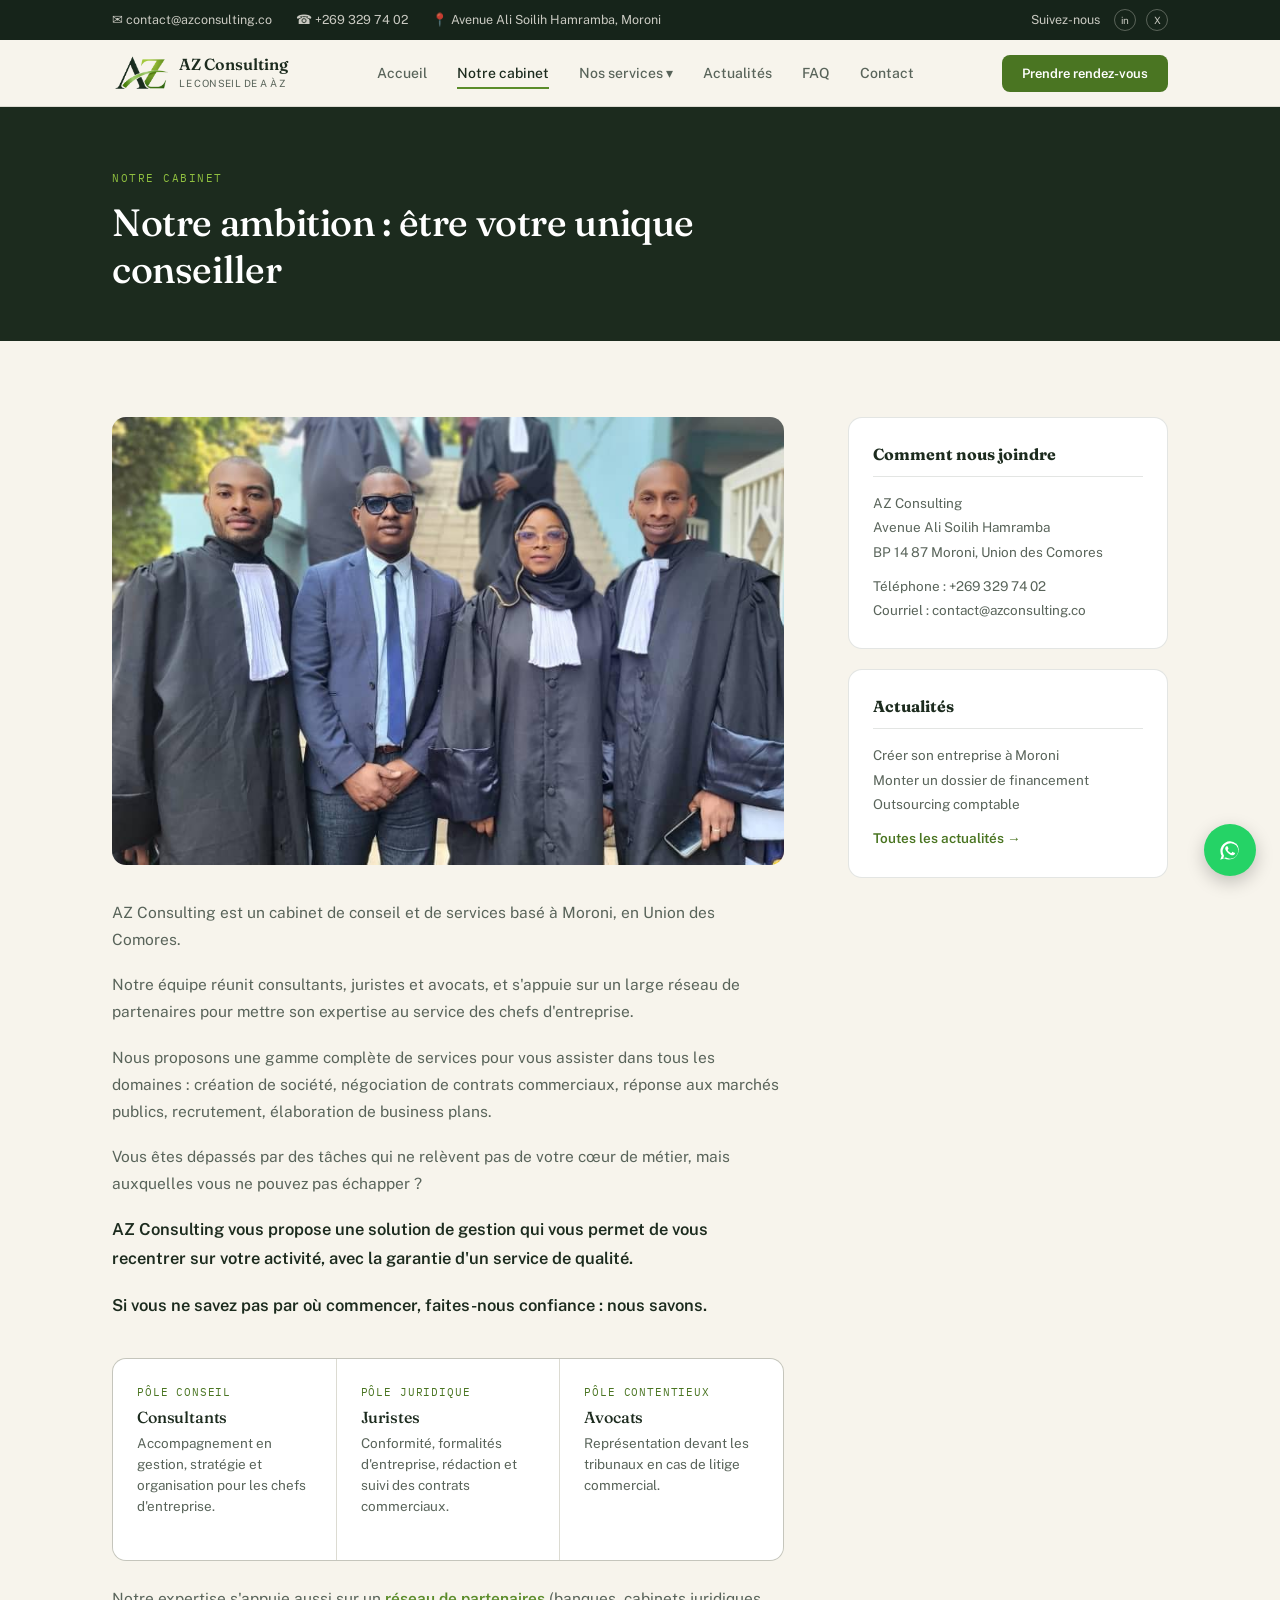
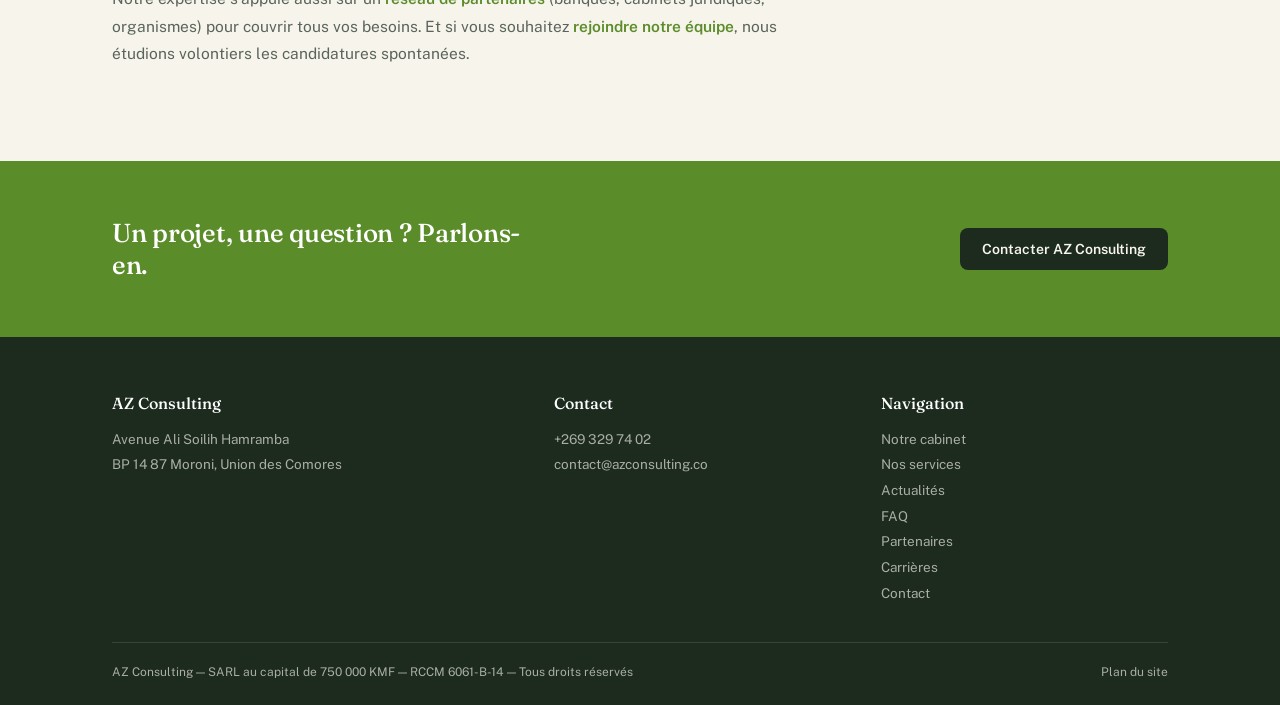
<file: cabinet.html>
<!DOCTYPE html>
<html lang="fr">
<head>
<meta charset="UTF-8">
<title>Notre cabinet — AZ Consulting</title>
<meta name="description" content="Consultants, juristes et avocats réunis pour accompagner les entreprises comoriennes à chaque étape de leur développement.">
<meta name="viewport" content="width=device-width, initial-scale=1.0">
<link rel="preconnect" href="https://fonts.googleapis.com">
<link rel="preconnect" href="https://fonts.gstatic.com" crossorigin>
<link href="https://fonts.googleapis.com/css2?family=Fraunces:opsz,wght@9..144,400;9..144,500;9..144,600&family=Public+Sans:wght@400;500;600&family=IBM+Plex+Mono:wght@500&display=swap" rel="stylesheet">
<style>
  :root{
    --ink:#1C2B1E; --ink-soft:#2A3B2C; --cream:#F7F4EC; --white:#FFFFFF;
    --green:#5B8C2A; --green-light:#8FBF3F; --green-dark:#4A7522; --slate:#59645A;
    --line: rgba(28,43,30,0.12);
  }
  *{box-sizing:border-box; margin:0; padding:0;}
  body{font-family:'Public Sans', sans-serif; background:var(--cream); color:var(--ink); -webkit-font-smoothing:antialiased;}
  h1,h2,h3{font-family:'Fraunces', serif; font-weight:500; letter-spacing:-0.01em; color:var(--ink);}
  a{color:inherit; text-decoration:none;}
  .wrap{max-width:1120px; margin:0 auto; padding:0 32px;}
  .eyebrow{font-family:'IBM Plex Mono', monospace; font-size:11px; letter-spacing:0.14em; text-transform:uppercase; color:var(--green);}

  header{position:sticky; top:0; z-index:20; background:rgba(247,244,236,0.92); backdrop-filter:blur(6px); border-bottom:1px solid var(--line);}
  .nav{display:flex; align-items:center; justify-content:space-between; padding:18px 32px;}
  .logo{display:flex; align-items:center; gap:10px;}
  .logo-mark{height:34px; width:auto; display:block; flex:none;}
  .logo-text{line-height:1.15;}
  .logo-text b{font-family:'Fraunces', serif; font-size:16px; display:block;}
  .logo-text span{font-size:10px; color:var(--slate); letter-spacing:0.04em;}
  nav ul{list-style:none; display:flex; gap:36px; font-size:14px; font-weight:500;}
  nav ul a{color:var(--slate); position:relative; padding:4px 0;}
  nav ul a.active{color:var(--ink);}
  nav ul a.active::after{content:""; position:absolute; left:0; right:0; bottom:-2px; height:2px; background:var(--green);}
  .nav-cta{background:var(--ink); color:var(--cream); font-size:13px; font-weight:500; padding:10px 18px; border-radius:100px;}

  .page-hero{background:var(--ink); color:var(--white); padding:64px 0 48px;}
  .page-hero .eyebrow{color:var(--green-light); margin-bottom:14px;}
  .page-hero h1{font-size:38px; color:var(--white); max-width:600px;}

  section{padding:76px 0;}
  .cabinet-layout{display:grid; grid-template-columns:1fr 320px; gap:64px; align-items:start;}
  .cabinet-body p{font-size:15.5px; color:var(--slate); line-height:1.75; margin-bottom:18px;}
  .cabinet-body p.strong{font-weight:600; color:var(--ink); font-size:16.5px;}

  .team-strip{display:grid; grid-template-columns:repeat(3,1fr); gap:1px; background:var(--line); border:1px solid var(--line); border-radius:14px; overflow:hidden; margin-top:38px;}
  .team-card{background:var(--white); padding:26px 24px;}
  .team-card .role{font-family:'IBM Plex Mono', monospace; font-size:10.5px; letter-spacing:0.08em; text-transform:uppercase; color:var(--green-dark); margin-bottom:8px; display:block;}
  .team-card h3{font-size:16px; margin-bottom:6px;}
  .team-card p{font-size:13.5px; color:var(--slate); line-height:1.55;}

  .photo-placeholder{
    aspect-ratio:16/7; border-radius:14px; margin-bottom:34px;
    background:linear-gradient(135deg, var(--ink), var(--ink-soft));
    display:flex; align-items:center; justify-content:center; position:relative; overflow:hidden;
  }
  .photo-placeholder span{
    font-family:'IBM Plex Mono', monospace; font-size:11px; letter-spacing:0.1em; text-transform:uppercase;
    color:rgba(247,244,236,0.55); border:1px dashed rgba(247,244,236,0.35); padding:8px 16px; border-radius:100px;
  }

  .side-card{background:var(--white); border:1px solid var(--line); border-radius:14px; padding:26px 24px; margin-bottom:20px;}
  .side-card h4{font-family:'Fraunces', serif; font-size:16px; margin-bottom:14px; border-bottom:1px solid var(--line); padding-bottom:12px;}
  .side-card p, .side-card li{font-size:13.5px; color:var(--slate); line-height:1.8;}
  .side-card ul{list-style:none;}

  .cta-band{background:var(--green); color:var(--white); padding:56px 0;}
  .cta-band .wrap{display:flex; align-items:center; justify-content:space-between;}
  .cta-band h2{color:var(--white); font-size:26px; max-width:420px;}
  .btn-primary{background:var(--ink); color:var(--cream); font-weight:600; font-size:14px; padding:13px 22px; border-radius:8px; display:inline-block;}

  footer{background:var(--ink); color:rgba(247,244,236,0.65); padding:56px 0 26px;}
  .footer-grid{display:grid; grid-template-columns:1.4fr 1fr 1fr; gap:40px; padding-bottom:36px; border-bottom:1px solid rgba(247,244,236,0.12);}
  .footer-grid h4{font-family:'Fraunces', serif; color:var(--white); font-size:16px; margin-bottom:14px; font-weight:500;}
  .footer-grid p, .footer-grid li{font-size:13.5px; line-height:1.9;}
  .footer-grid ul{list-style:none;}
  .footer-bottom{display:flex; justify-content:space-between; padding-top:22px; font-size:12px;}

  @media (max-width:860px){
    nav ul{display:none;}
    .cabinet-layout{grid-template-columns:1fr;}
    .team-strip{grid-template-columns:1fr;}
    .cta-band .wrap{flex-direction:column; gap:20px; align-items:flex-start;}
    .footer-grid{grid-template-columns:1fr; gap:28px;}
  }
  .wa-float{
    position:fixed; right:24px; bottom:24px; z-index:30;
    background:#25D366; color:var(--white); width:52px; height:52px; border-radius:50%;
    display:flex; align-items:center; justify-content:center;
    box-shadow:0 6px 18px rgba(0,0,0,0.22);
  }
  .wa-float svg{width:26px; height:26px;}
</style>
<style>:root{--az-max:1120px}</style>
<meta name="theme-color" content="#16241A">
<link rel="stylesheet" href="assets/site.css">
<link rel="icon" href="favicon.ico" sizes="any">
<link rel="icon" type="image/png" sizes="32x32" href="assets/favicon-32.png">
<link rel="apple-touch-icon" href="assets/apple-touch-icon.png">
</head>
<body>

<div class="az-topbar">
  <div class="az-wrap">
    <div class="az-tb-left">
      <a href="mailto:contact@azconsulting.co">✉ contact@azconsulting.co</a>
      <a href="tel:+2693297402">☎ +269 329 74 02</a>
      <span class="az-tb-addr">📍 Avenue Ali Soilih Hamramba, Moroni</span>
    </div>
    <div class="az-tb-right">
      <span>Suivez-nous</span>
      <div class="az-tb-social"><a href="#" aria-label="LinkedIn">in</a><a href="#" aria-label="X">X</a></div>
    </div>
  </div>
</div>

<div class="az-header" id="azHeader">
  <div class="az-nav az-wrap">
    <a class="az-logo" href="index.html" aria-label="AZ Consulting, accueil">
      <img src="assets/logo-header.png" alt="AZ Consulting">
      <span class="az-logo-text"><b>AZ Consulting</b><span>LE CONSEIL DE A À Z</span></span>
    </a>
    <div class="az-menu" id="azMenu" role="navigation" aria-label="Navigation principale">
      <button type="button" class="az-menu-close" aria-label="Fermer le menu">×</button>
      <ul>
        <li><a href="index.html">Accueil</a></li>
        <li><a href="cabinet.html" class="active">Notre cabinet</a></li>
        <li class="az-has-drop">
          <a href="services.html">Nos services ▾</a>
          <div class="az-dropdown">
            <a href="services.html#outsourcing">Outsourcing<span>Comptabilité &amp; RH</span></a>
            <a href="services.html#juridique">Assistance juridique<span>Conformité &amp; contrats</span></a>
            <a href="services.html#etudes">Études<span>Financement &amp; agréments</span></a>
          </div>
        </li>
        <li><a href="actualites.html">Actualités</a></li>
        <li><a href="faq.html">FAQ</a></li>
        <li><a href="contact.html">Contact</a></li>
      </ul>
      <a class="az-cta-mobile" href="contact.html">Prendre rendez-vous</a>
    </div>
    <a class="az-cta" href="contact.html">Prendre rendez-vous</a>
    <button type="button" class="az-burger" id="azBurger" aria-label="Ouvrir le menu" aria-expanded="false" aria-controls="azMenu"><span></span><span></span><span></span></button>
  </div>
  <div class="az-overlay" id="azOverlay"></div>
</div>


<section class="page-hero" style="padding-bottom:48px;">
  <div class="wrap">
    <div class="eyebrow">Notre cabinet</div>
    <h1>Notre ambition : être votre unique conseiller</h1>
  </div>
</section>

<section>
  <div class="wrap cabinet-layout">
    <div class="cabinet-body">
      <figure style="margin:0 0 34px;"><img src="assets/equipe.jpg" alt="L'équipe d'AZ Consulting, en robes d'avocat" width="858" height="563" style="display:block;width:100%;height:auto;aspect-ratio:3/2;object-fit:cover;object-position:center top;border-radius:14px;"></figure>
      <p>AZ Consulting est un cabinet de conseil et de services basé à Moroni, en Union des Comores.</p>
      <p>Notre équipe réunit consultants, juristes et avocats, et s'appuie sur un large réseau de partenaires pour mettre son expertise au service des chefs d'entreprise.</p>
      <p>Nous proposons une gamme complète de services pour vous assister dans tous les domaines : création de société, négociation de contrats commerciaux, réponse aux marchés publics, recrutement, élaboration de business plans.</p>
      <p>Vous êtes dépassés par des tâches qui ne relèvent pas de votre cœur de métier, mais auxquelles vous ne pouvez pas échapper ?</p>
      <p class="strong">AZ Consulting vous propose une solution de gestion qui vous permet de vous recentrer sur votre activité, avec la garantie d'un service de qualité.</p>
      <p class="strong">Si vous ne savez pas par où commencer, faites-nous confiance : nous savons.</p>

      <div class="team-strip">
        <div class="team-card">
          <span class="role">Pôle conseil</span>
          <h3>Consultants</h3>
          <p>Accompagnement en gestion, stratégie et organisation pour les chefs d'entreprise.</p>
        </div>
        <div class="team-card">
          <span class="role">Pôle juridique</span>
          <h3>Juristes</h3>
          <p>Conformité, formalités d'entreprise, rédaction et suivi des contrats commerciaux.</p>
        </div>
        <div class="team-card">
          <span class="role">Pôle contentieux</span>
          <h3>Avocats</h3>
          <p>Représentation devant les tribunaux en cas de litige commercial.</p>
        </div>
      </div>

      <p style="margin-top:24px; font-size:15.5px; color:var(--slate); line-height:1.75;">Notre expertise s'appuie aussi sur un <a href="partenaires.html" style="color:var(--green); font-weight:600;">réseau de partenaires</a> (banques, cabinets juridiques, organismes) pour couvrir tous vos besoins. Et si vous souhaitez <a href="carrieres.html" style="color:var(--green); font-weight:600;">rejoindre notre équipe</a>, nous étudions volontiers les candidatures spontanées.</p>
    </div>

    <aside>
      <div class="side-card">
        <h4>Comment nous joindre</h4>
        <p>AZ Consulting<br>Avenue Ali Soilih Hamramba<br>BP 14 87 Moroni, Union des Comores</p>
        <p style="margin-top:10px;">Téléphone : +269 329 74 02<br>Courriel : contact@azconsulting.co</p>
      </div>
      <div class="side-card">
        <h4>Actualités</h4>
        <p><a href="creer-son-entreprise-a-moroni.html">Créer son entreprise à Moroni</a><br><a href="dossier-de-financement-bancaire.html">Monter un dossier de financement</a><br><a href="outsourcing-comptable-pour-qui.html">Outsourcing comptable</a></p><p style="margin-top:10px;"><a href="actualites.html" style="font-weight:600;color:#4A7522;">Toutes les actualités →</a></p>
      </div>
      
    </aside>
  </div>
</section>

<section class="cta-band">
  <div class="wrap">
    <h2>Un projet, une question ? Parlons-en.</h2>
    <a href="contact.html" class="btn-primary">Contacter AZ Consulting</a>
  </div>
</section>

<a href="https://wa.me/2693297402" class="wa-float" aria-label="Contacter sur WhatsApp" target="_blank" rel="noopener">
  <svg viewBox="0 0 24 24" fill="currentColor"><path d="M17.6 6.32A8.86 8.86 0 0 0 12.05 4a8.94 8.94 0 0 0-7.73 13.4L3 21l3.7-1.29a8.9 8.9 0 0 0 4.35 1.13h0a8.94 8.94 0 0 0 6.32-15.24Zm-5.55 13.7h0a7.4 7.4 0 0 1-3.78-1.04l-.27-.16-2.24.78.75-2.2-.18-.28a7.42 7.42 0 0 1 11.5-9.22 7.4 7.4 0 0 1-5.78 12.12Zm4.06-5.56c-.22-.11-1.3-.64-1.5-.72s-.35-.11-.5.11-.57.72-.7.87-.26.17-.48.06a6.1 6.1 0 0 1-1.8-1.11 6.7 6.7 0 0 1-1.24-1.55c-.13-.22 0-.34.1-.45.1-.1.22-.26.33-.39a1.5 1.5 0 0 0 .22-.37.4.4 0 0 0 0-.39c-.06-.11-.5-1.2-.68-1.65s-.36-.37-.5-.38h-.43a.82.82 0 0 0-.6.28 2.5 2.5 0 0 0-.78 1.86 4.36 4.36 0 0 0 .92 2.3 9.9 9.9 0 0 0 3.8 3.36c.53.23.95.37 1.27.47a3.05 3.05 0 0 0 1.4.09 2.3 2.3 0 0 0 1.5-1.06 1.9 1.9 0 0 0 .13-1.06c-.06-.1-.2-.15-.42-.27Z"/></svg>
</a>

<footer>
  <div class="wrap">
    <div class="footer-grid">
      <div>
        <h4>AZ Consulting</h4>
        <p>Avenue Ali Soilih Hamramba<br>BP 14 87 Moroni, Union des Comores</p>
      </div>
      <div>
        <h4>Contact</h4>
        <ul><li>+269 329 74 02</li><li>contact@azconsulting.co</li></ul>
      </div>
      <div>
        <h4>Navigation</h4>
        <ul><li><a href="cabinet.html">Notre cabinet</a></li><li><a href="services.html">Nos services</a></li><li><a href="actualites.html">Actualités</a></li><li><a href="faq.html">FAQ</a></li><li><a href="partenaires.html">Partenaires</a></li><li><a href="carrieres.html">Carrières</a></li><li><a href="contact.html">Contact</a></li></ul>
      </div>
    </div>
    <div class="footer-bottom">
      <span>AZ Consulting — SARL au capital de 750 000 KMF — RCCM 6061-B-14 — Tous droits réservés</span>
      <span><a href="plan-du-site.html">Plan du site</a></span>
    </div>
  </div>
</footer>

<script src="assets/site.js" defer></script>
</body>
</html>
</file>
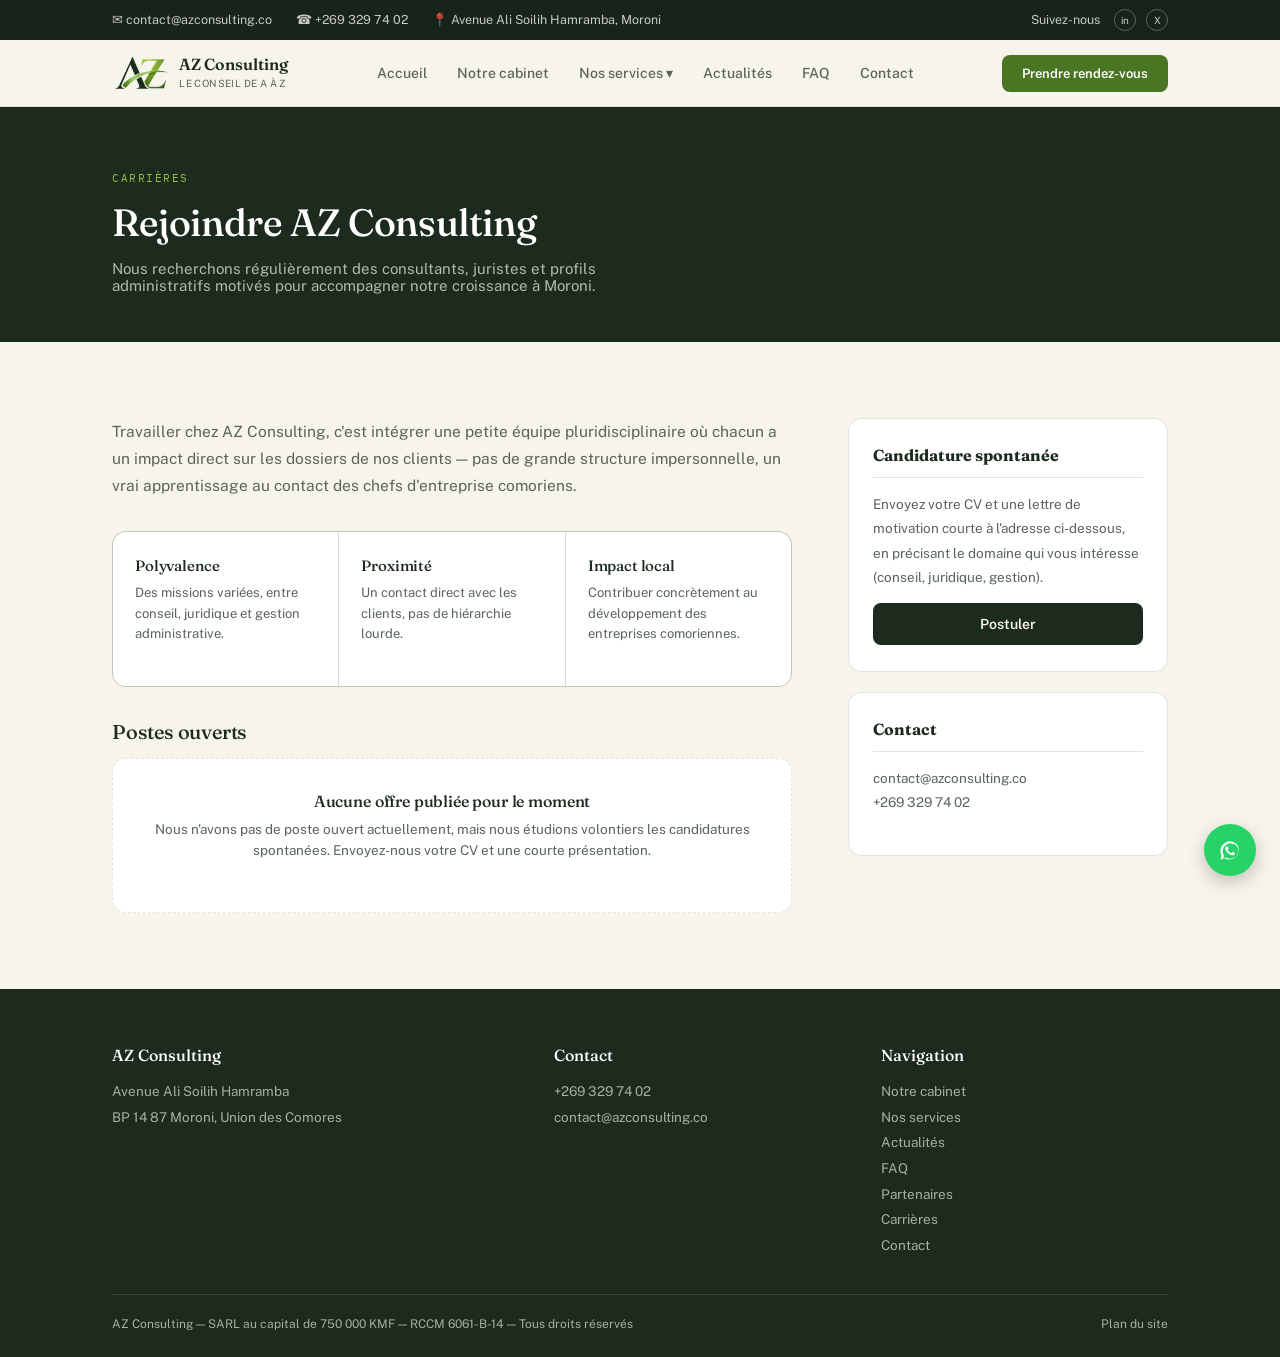
<file: carrieres.html>
<!DOCTYPE html>
<html lang="fr">
<head>
<meta charset="UTF-8">
<title>Carrières — AZ Consulting</title>
<meta name="description" content="Rejoignez l'équipe d'AZ Consulting à Moroni. Découvrez nos opportunités et envoyez votre candidature spontanée.">
<meta name="viewport" content="width=device-width, initial-scale=1.0">
<link rel="preconnect" href="https://fonts.googleapis.com">
<link rel="preconnect" href="https://fonts.gstatic.com" crossorigin>
<link href="https://fonts.googleapis.com/css2?family=Fraunces:opsz,wght@9..144,400;9..144,500;9..144,600&family=Public+Sans:wght@400;500;600&family=IBM+Plex+Mono:wght@500&display=swap" rel="stylesheet">
<style>
  :root{
    --ink:#1C2B1E; --ink-soft:#2A3B2C; --cream:#F7F4EC; --white:#FFFFFF;
    --green:#5B8C2A; --green-light:#8FBF3F; --green-dark:#4A7522; --slate:#59645A;
    --line: rgba(28,43,30,0.12);
  }
  *{box-sizing:border-box; margin:0; padding:0;}
  body{font-family:'Public Sans', sans-serif; background:var(--cream); color:var(--ink); -webkit-font-smoothing:antialiased;}
  h1,h2,h3{font-family:'Fraunces', serif; font-weight:500; letter-spacing:-0.01em; color:var(--ink);}
  a{color:inherit; text-decoration:none;}
  .wrap{max-width:1120px; margin:0 auto; padding:0 32px;}
  .eyebrow{font-family:'IBM Plex Mono', monospace; font-size:11px; letter-spacing:0.14em; text-transform:uppercase; color:var(--green);}

  header{position:sticky; top:0; z-index:20; background:rgba(247,244,236,0.92); backdrop-filter:blur(6px); border-bottom:1px solid var(--line);}
  .nav{display:flex; align-items:center; justify-content:space-between; padding:18px 32px;}
  .logo{display:flex; align-items:center; gap:10px;}
  .logo-mark{height:34px; width:auto; display:block; flex:none;}
  .logo-text{line-height:1.15;}
  .logo-text b{font-family:'Fraunces', serif; font-size:16px; display:block;}
  .logo-text span{font-size:10px; color:var(--slate); letter-spacing:0.04em;}
  nav ul{list-style:none; display:flex; gap:28px; font-size:13.5px; font-weight:500;}
  nav ul a{color:var(--slate); position:relative; padding:4px 0;}
  nav ul a.active{color:var(--ink);}
  nav ul a.active::after{content:""; position:absolute; left:0; right:0; bottom:-2px; height:2px; background:var(--green);}
  .nav-cta{background:var(--ink); color:var(--cream); font-size:13px; font-weight:500; padding:10px 18px; border-radius:100px;}

  .page-hero{background:var(--ink); color:var(--white); padding:64px 0 48px;}
  .page-hero .eyebrow{color:var(--green-light); margin-bottom:14px;}
  .page-hero h1{font-size:38px; color:var(--white); max-width:620px;}
  .page-hero p{color:rgba(247,244,236,0.7); font-size:15px; max-width:520px; margin-top:14px;}

  section{padding:76px 0;}
  .careers-layout{display:grid; grid-template-columns:1fr 320px; gap:56px; align-items:start;}
  .careers-body p{font-size:15.5px; color:var(--slate); line-height:1.75; margin-bottom:18px;}

  .value-grid{display:grid; grid-template-columns:repeat(3,1fr); gap:1px; background:var(--line); border:1px solid var(--line); border-radius:14px; overflow:hidden; margin:32px 0;}
  .value-card{background:var(--white); padding:24px 22px;}
  .value-card h3{font-size:15px; margin-bottom:8px;}
  .value-card p{font-size:13px; color:var(--slate); line-height:1.55;}

  .job-empty{background:var(--white); border:1px dashed var(--line); border-radius:14px; padding:32px; text-align:center; margin-top:10px;}
  .job-empty h3{font-size:16px; margin-bottom:8px;}
  .job-empty p{font-size:13.5px; color:var(--slate); line-height:1.6;}

  .side-card{background:var(--white); border:1px solid var(--line); border-radius:14px; padding:26px 24px; margin-bottom:20px;}
  .side-card h4{font-family:'Fraunces', serif; font-size:16px; margin-bottom:14px; border-bottom:1px solid var(--line); padding-bottom:12px;}
  .side-card p{font-size:13.5px; color:var(--slate); line-height:1.8; margin-bottom:14px;}
  .btn-primary{background:var(--ink); color:var(--cream); font-weight:600; font-size:14px; padding:13px 22px; border-radius:8px; display:inline-block; width:100%; text-align:center;}

  footer{background:var(--ink); color:rgba(247,244,236,0.65); padding:56px 0 26px;}
  .footer-grid{display:grid; grid-template-columns:1.4fr 1fr 1fr; gap:40px; padding-bottom:36px; border-bottom:1px solid rgba(247,244,236,0.12);}
  .footer-grid h4{font-family:'Fraunces', serif; color:var(--white); font-size:16px; margin-bottom:14px; font-weight:500;}
  .footer-grid p, .footer-grid li{font-size:13.5px; line-height:1.9;}
  .footer-grid ul{list-style:none;}
  .footer-bottom{display:flex; justify-content:space-between; padding-top:22px; font-size:12px;}

  .wa-float{position:fixed; right:24px; bottom:24px; z-index:30; background:#25D366; color:var(--white); width:52px; height:52px; border-radius:50%; display:flex; align-items:center; justify-content:center; box-shadow:0 6px 18px rgba(0,0,0,0.22);}
  .wa-float svg{width:26px; height:26px;}

  @media (max-width:860px){
    nav ul{display:none;}
    .careers-layout{grid-template-columns:1fr;}
    .value-grid{grid-template-columns:1fr;}
    .footer-grid{grid-template-columns:1fr; gap:28px;}
  }
</style>
<style>:root{--az-max:1120px}</style>
<meta name="theme-color" content="#16241A">
<link rel="stylesheet" href="assets/site.css">
<link rel="icon" href="favicon.ico" sizes="any">
<link rel="icon" type="image/png" sizes="32x32" href="assets/favicon-32.png">
<link rel="apple-touch-icon" href="assets/apple-touch-icon.png">
</head>
<body>

<div class="az-topbar">
  <div class="az-wrap">
    <div class="az-tb-left">
      <a href="mailto:contact@azconsulting.co">✉ contact@azconsulting.co</a>
      <a href="tel:+2693297402">☎ +269 329 74 02</a>
      <span class="az-tb-addr">📍 Avenue Ali Soilih Hamramba, Moroni</span>
    </div>
    <div class="az-tb-right">
      <span>Suivez-nous</span>
      <div class="az-tb-social"><a href="#" aria-label="LinkedIn">in</a><a href="#" aria-label="X">X</a></div>
    </div>
  </div>
</div>

<div class="az-header" id="azHeader">
  <div class="az-nav az-wrap">
    <a class="az-logo" href="index.html" aria-label="AZ Consulting, accueil">
      <img src="assets/logo-header.png" alt="AZ Consulting">
      <span class="az-logo-text"><b>AZ Consulting</b><span>LE CONSEIL DE A À Z</span></span>
    </a>
    <div class="az-menu" id="azMenu" role="navigation" aria-label="Navigation principale">
      <button type="button" class="az-menu-close" aria-label="Fermer le menu">×</button>
      <ul>
        <li><a href="index.html">Accueil</a></li>
        <li><a href="cabinet.html">Notre cabinet</a></li>
        <li class="az-has-drop">
          <a href="services.html">Nos services ▾</a>
          <div class="az-dropdown">
            <a href="services.html#outsourcing">Outsourcing<span>Comptabilité &amp; RH</span></a>
            <a href="services.html#juridique">Assistance juridique<span>Conformité &amp; contrats</span></a>
            <a href="services.html#etudes">Études<span>Financement &amp; agréments</span></a>
          </div>
        </li>
        <li><a href="actualites.html">Actualités</a></li>
        <li><a href="faq.html">FAQ</a></li>
        <li><a href="contact.html">Contact</a></li>
      </ul>
      <a class="az-cta-mobile" href="contact.html">Prendre rendez-vous</a>
    </div>
    <a class="az-cta" href="contact.html">Prendre rendez-vous</a>
    <button type="button" class="az-burger" id="azBurger" aria-label="Ouvrir le menu" aria-expanded="false" aria-controls="azMenu"><span></span><span></span><span></span></button>
  </div>
  <div class="az-overlay" id="azOverlay"></div>
</div>


<section class="page-hero" style="padding-bottom:48px;">
  <div class="wrap">
    <div class="eyebrow">Carrières</div>
    <h1>Rejoindre AZ Consulting</h1>
    <p>Nous recherchons régulièrement des consultants, juristes et profils administratifs motivés pour accompagner notre croissance à Moroni.</p>
  </div>
</section>

<section>
  <div class="wrap careers-layout">
    <div class="careers-body">
      <p>Travailler chez AZ Consulting, c'est intégrer une petite équipe pluridisciplinaire où chacun a un impact direct sur les dossiers de nos clients — pas de grande structure impersonnelle, un vrai apprentissage au contact des chefs d'entreprise comoriens.</p>

      <div class="value-grid">
        <div class="value-card"><h3>Polyvalence</h3><p>Des missions variées, entre conseil, juridique et gestion administrative.</p></div>
        <div class="value-card"><h3>Proximité</h3><p>Un contact direct avec les clients, pas de hiérarchie lourde.</p></div>
        <div class="value-card"><h3>Impact local</h3><p>Contribuer concrètement au développement des entreprises comoriennes.</p></div>
      </div>

      <h2 style="font-size:20px; margin-bottom:14px;">Postes ouverts</h2>
      <div class="job-empty">
        <h3>Aucune offre publiée pour le moment</h3>
        <p>Nous n'avons pas de poste ouvert actuellement, mais nous étudions volontiers les candidatures spontanées. Envoyez-nous votre CV et une courte présentation.</p>
      </div>
    </div>

    <aside>
      <div class="side-card">
        <h4>Candidature spontanée</h4>
        <p>Envoyez votre CV et une lettre de motivation courte à l'adresse ci-dessous, en précisant le domaine qui vous intéresse (conseil, juridique, gestion).</p>
        <a href="contact.html" class="btn-primary">Postuler</a>
      </div>
      <div class="side-card">
        <h4>Contact</h4>
        <p>contact@azconsulting.co<br>+269 329 74 02</p>
      </div>
    </aside>
  </div>
</section>

<a href="https://wa.me/2693297402" class="wa-float" aria-label="Contacter sur WhatsApp" target="_blank" rel="noopener">
  <svg viewBox="0 0 24 24" fill="currentColor"><path d="M17.6 6.32A8.86 8.86 0 0 0 12.05 4a8.94 8.94 0 0 0-7.73 13.4L3 21l3.7-1.29a8.9 8.9 0 0 0 4.35 1.13h0a8.94 8.94 0 0 0 6.32-15.24Zm-5.55 13.7h0a7.4 7.4 0 0 1-3.78-1.04l-.27-.16-2.24.78.75-2.2-.18-.28a7.42 7.42 0 0 1 11.5-9.22 7.4 7.4 0 0 1-5.78 12.12Zm4.06-5.56c-.22-.11-1.3-.64-1.5-.72s-.35-.11-.5.11-.57.72-.7.87-.26.17-.48.06a6.1 6.1 0 0 1-1.8-1.11 6.7 6.7 0 0 1-1.24-1.55c-.13-.22 0-.34.1-.45.1-.1.22-.26.33-.39a1.5 1.5 0 0 0 .22-.37.4.4 0 0 0 0-.39c-.06-.11-.5-1.2-.68-1.65s-.36-.37-.5-.38h-.43a.82.82 0 0 0-.6.28 2.5 2.5 0 0 0-.78 1.86 4.36 4.36 0 0 0 .92 2.3 9.9 9.9 0 0 0 3.8 3.36c.53.23.95.37 1.27.47a3.05 3.05 0 0 0 1.4.09 2.3 2.3 0 0 0 1.5-1.06 1.9 1.9 0 0 0 .13-1.06c-.06-.1-.2-.15-.42-.27Z"/></svg>
</a>

<footer>
  <div class="wrap">
    <div class="footer-grid">
      <div>
        <h4>AZ Consulting</h4>
        <p>Avenue Ali Soilih Hamramba<br>BP 14 87 Moroni, Union des Comores</p>
      </div>
      <div>
        <h4>Contact</h4>
        <ul><li>+269 329 74 02</li><li>contact@azconsulting.co</li></ul>
      </div>
      <div>
        <h4>Navigation</h4>
        <ul><li><a href="cabinet.html">Notre cabinet</a></li><li><a href="services.html">Nos services</a></li><li><a href="actualites.html">Actualités</a></li><li><a href="faq.html">FAQ</a></li><li><a href="partenaires.html">Partenaires</a></li><li><a href="carrieres.html">Carrières</a></li><li><a href="contact.html">Contact</a></li></ul>
      </div>
    </div>
    <div class="footer-bottom">
      <span>AZ Consulting — SARL au capital de 750 000 KMF — RCCM 6061-B-14 — Tous droits réservés</span>
      <span><a href="plan-du-site.html">Plan du site</a></span>
    </div>
  </div>
</footer>

<script src="assets/site.js" defer></script>
</body>
</html>
</file>
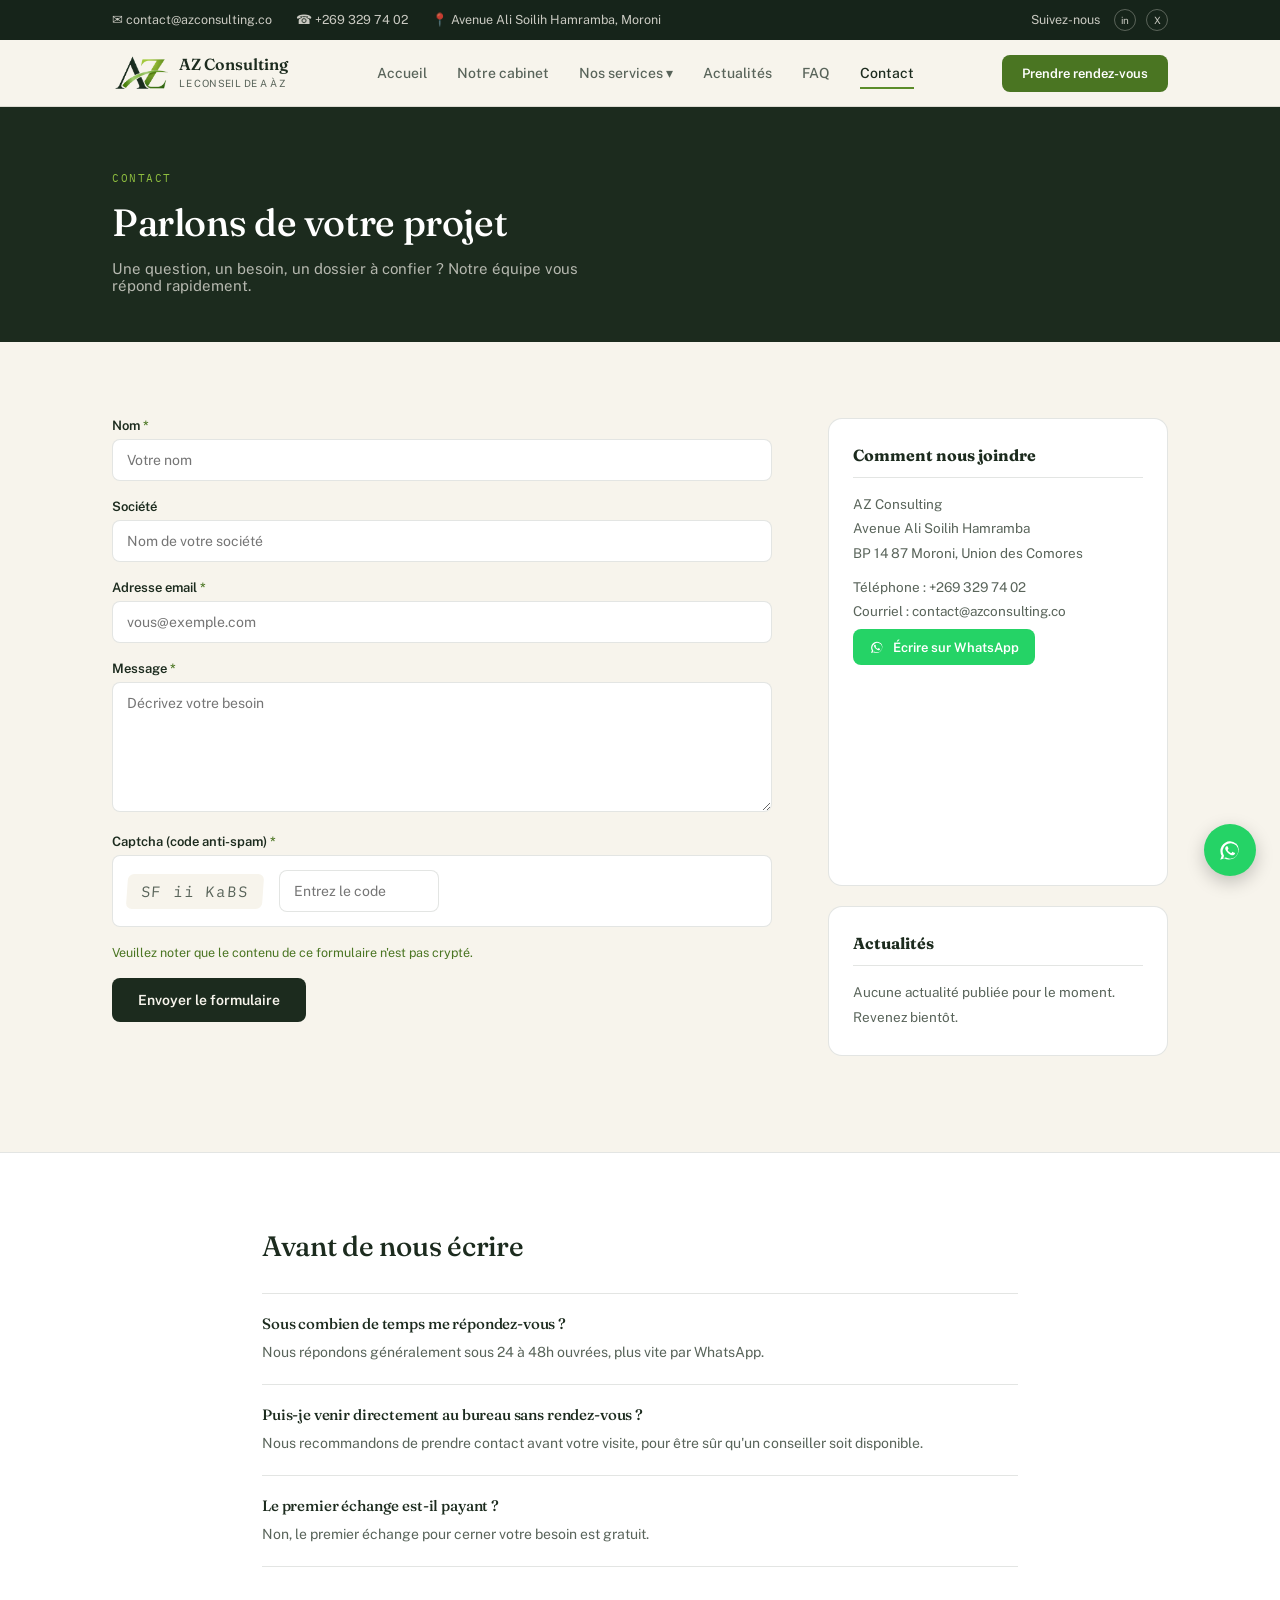
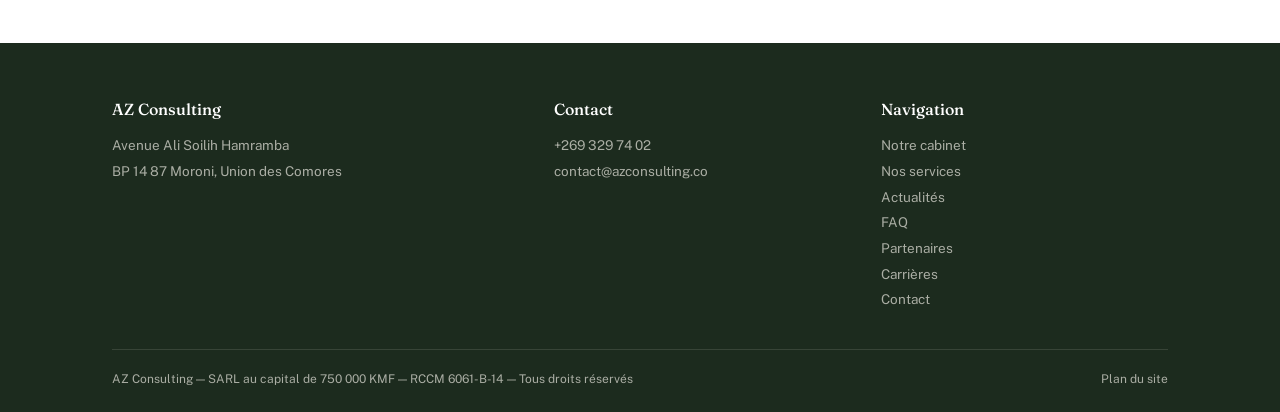
<file: contact.html>
<!DOCTYPE html>
<html lang="fr">
<head>
<meta charset="UTF-8">
<title>Contact — AZ Consulting</title>
<meta name="description" content="Contactez AZ Consulting à Moroni, Union des Comores. Téléphone : +269 329 74 02.">
<meta name="viewport" content="width=device-width, initial-scale=1.0">
<link rel="preconnect" href="https://fonts.googleapis.com">
<link rel="preconnect" href="https://fonts.gstatic.com" crossorigin>
<link href="https://fonts.googleapis.com/css2?family=Fraunces:opsz,wght@9..144,400;9..144,500;9..144,600&family=Public+Sans:wght@400;500;600&family=IBM+Plex+Mono:wght@500&display=swap" rel="stylesheet">
<style>
  :root{
    --ink:#1C2B1E; --ink-soft:#2A3B2C; --cream:#F7F4EC; --white:#FFFFFF;
    --green:#5B8C2A; --green-light:#8FBF3F; --green-dark:#4A7522; --slate:#59645A;
    --line: rgba(28,43,30,0.12);
  }
  *{box-sizing:border-box; margin:0; padding:0;}
  body{font-family:'Public Sans', sans-serif; background:var(--cream); color:var(--ink); -webkit-font-smoothing:antialiased;}
  h1,h2,h3{font-family:'Fraunces', serif; font-weight:500; letter-spacing:-0.01em; color:var(--ink);}
  a{color:inherit; text-decoration:none;}
  .wrap{max-width:1120px; margin:0 auto; padding:0 32px;}
  .eyebrow{font-family:'IBM Plex Mono', monospace; font-size:11px; letter-spacing:0.14em; text-transform:uppercase; color:var(--green);}

  header{position:sticky; top:0; z-index:20; background:rgba(247,244,236,0.92); backdrop-filter:blur(6px); border-bottom:1px solid var(--line);}
  .nav{display:flex; align-items:center; justify-content:space-between; padding:18px 32px;}
  .logo{display:flex; align-items:center; gap:10px;}
  .logo-mark{height:34px; width:auto; display:block; flex:none;}
  .logo-text{line-height:1.15;}
  .logo-text b{font-family:'Fraunces', serif; font-size:16px; display:block;}
  .logo-text span{font-size:10px; color:var(--slate); letter-spacing:0.04em;}
  nav ul{list-style:none; display:flex; gap:36px; font-size:14px; font-weight:500;}
  nav ul a{color:var(--slate); position:relative; padding:4px 0;}
  nav ul a.active{color:var(--ink);}
  nav ul a.active::after{content:""; position:absolute; left:0; right:0; bottom:-2px; height:2px; background:var(--green);}
  .nav-cta{background:var(--ink); color:var(--cream); font-size:13px; font-weight:500; padding:10px 18px; border-radius:100px;}

  .page-hero{background:var(--ink); color:var(--white); padding:64px 0 48px;}
  .page-hero .eyebrow{color:var(--green-light); margin-bottom:14px;}
  .page-hero h1{font-size:38px; color:var(--white); max-width:600px;}
  .page-hero p{color:rgba(247,244,236,0.7); font-size:15px; max-width:480px; margin-top:14px;}

  section{padding:76px 0;}
  .contact-layout{display:grid; grid-template-columns:1fr 340px; gap:56px; align-items:start;}

  form{display:flex; flex-direction:column; gap:18px;}
  .field label{display:block; font-size:13px; font-weight:600; margin-bottom:6px;}
  .field .req{color:var(--green-dark);}
  .field input, .field textarea{
    width:100%; border:1px solid var(--line); background:var(--white); border-radius:8px;
    padding:12px 14px; font-family:'Public Sans', sans-serif; font-size:14px; color:var(--ink);
  }
  .field input:focus, .field textarea:focus{outline:none; border-color:var(--green);}
  .field textarea{min-height:130px; resize:vertical;}
  .captcha-box{display:flex; align-items:center; gap:16px; background:var(--white); border:1px solid var(--line); border-radius:8px; padding:14px;}
  .captcha-fake{font-family:'IBM Plex Mono', monospace; font-size:15px; letter-spacing:0.12em; color:var(--slate); background:var(--cream); padding:8px 14px; border-radius:6px; transform:skew(-4deg);}
  .captcha-box input{max-width:160px;}
  .notice{font-size:12.5px; color:var(--green-dark);}
  .btn-primary{background:var(--ink); color:var(--cream); font-weight:600; font-size:14px; padding:14px 26px; border-radius:8px; border:none; cursor:pointer; align-self:flex-start; font-family:inherit;}

  .side-card{background:var(--white); border:1px solid var(--line); border-radius:14px; padding:26px 24px; margin-bottom:20px;}
  .side-card h4{font-family:'Fraunces', serif; font-size:16px; margin-bottom:14px; border-bottom:1px solid var(--line); padding-bottom:12px;}
  .side-card p{font-size:13.5px; color:var(--slate); line-height:1.8;}
  .map-embed{width:100%; height:180px; border:0; border-radius:10px; display:block; margin-top:14px;}
  .wa-inline{
    display:inline-flex; align-items:center; gap:8px; background:#25D366; color:var(--white);
    font-size:13px; font-weight:600; padding:10px 16px; border-radius:8px; margin-top:6px;
  }
  .wa-inline svg{width:16px; height:16px;}

  .faq{background:var(--white); border-top:1px solid var(--line);}
  .faq .wrap{max-width:820px;}
  .faq h2{font-size:28px; margin-bottom:30px;}
  .faq-item{border-top:1px solid var(--line); padding:20px 0;}
  .faq-item:last-child{border-bottom:1px solid var(--line);}
  .faq-item h3{font-size:15px; margin-bottom:8px;}
  .faq-item p{font-size:14px; color:var(--slate); line-height:1.65;}

  .wa-float{
    position:fixed; right:24px; bottom:24px; z-index:30;
    background:#25D366; color:var(--white); width:52px; height:52px; border-radius:50%;
    display:flex; align-items:center; justify-content:center;
    box-shadow:0 6px 18px rgba(0,0,0,0.22);
  }
  .wa-float svg{width:26px; height:26px;}

  footer{background:var(--ink); color:rgba(247,244,236,0.65); padding:56px 0 26px;}
  .footer-grid{display:grid; grid-template-columns:1.4fr 1fr 1fr; gap:40px; padding-bottom:36px; border-bottom:1px solid rgba(247,244,236,0.12);}
  .footer-grid h4{font-family:'Fraunces', serif; color:var(--white); font-size:16px; margin-bottom:14px; font-weight:500;}
  .footer-grid p, .footer-grid li{font-size:13.5px; line-height:1.9;}
  .footer-grid ul{list-style:none;}
  .footer-bottom{display:flex; justify-content:space-between; padding-top:22px; font-size:12px;}

  @media (max-width:860px){
    nav ul{display:none;}
    .contact-layout{grid-template-columns:1fr;}
    .footer-grid{grid-template-columns:1fr; gap:28px;}
  }
</style>
<style>:root{--az-max:1120px}</style>
<meta name="theme-color" content="#16241A">
<link rel="stylesheet" href="assets/site.css">
<link rel="icon" href="favicon.ico" sizes="any">
<link rel="icon" type="image/png" sizes="32x32" href="assets/favicon-32.png">
<link rel="apple-touch-icon" href="assets/apple-touch-icon.png">
</head>
<body>

<div class="az-topbar">
  <div class="az-wrap">
    <div class="az-tb-left">
      <a href="mailto:contact@azconsulting.co">✉ contact@azconsulting.co</a>
      <a href="tel:+2693297402">☎ +269 329 74 02</a>
      <span class="az-tb-addr">📍 Avenue Ali Soilih Hamramba, Moroni</span>
    </div>
    <div class="az-tb-right">
      <span>Suivez-nous</span>
      <div class="az-tb-social"><a href="#" aria-label="LinkedIn">in</a><a href="#" aria-label="X">X</a></div>
    </div>
  </div>
</div>

<div class="az-header" id="azHeader">
  <div class="az-nav az-wrap">
    <a class="az-logo" href="index.html" aria-label="AZ Consulting, accueil">
      <img src="assets/logo-header.png" alt="AZ Consulting">
      <span class="az-logo-text"><b>AZ Consulting</b><span>LE CONSEIL DE A À Z</span></span>
    </a>
    <div class="az-menu" id="azMenu" role="navigation" aria-label="Navigation principale">
      <button type="button" class="az-menu-close" aria-label="Fermer le menu">×</button>
      <ul>
        <li><a href="index.html">Accueil</a></li>
        <li><a href="cabinet.html">Notre cabinet</a></li>
        <li class="az-has-drop">
          <a href="services.html">Nos services ▾</a>
          <div class="az-dropdown">
            <a href="services.html#outsourcing">Outsourcing<span>Comptabilité &amp; RH</span></a>
            <a href="services.html#juridique">Assistance juridique<span>Conformité &amp; contrats</span></a>
            <a href="services.html#etudes">Études<span>Financement &amp; agréments</span></a>
          </div>
        </li>
        <li><a href="actualites.html">Actualités</a></li>
        <li><a href="faq.html">FAQ</a></li>
        <li><a href="contact.html" class="active">Contact</a></li>
      </ul>
      <a class="az-cta-mobile" href="contact.html">Prendre rendez-vous</a>
    </div>
    <a class="az-cta" href="contact.html">Prendre rendez-vous</a>
    <button type="button" class="az-burger" id="azBurger" aria-label="Ouvrir le menu" aria-expanded="false" aria-controls="azMenu"><span></span><span></span><span></span></button>
  </div>
  <div class="az-overlay" id="azOverlay"></div>
</div>


<section class="page-hero" style="padding-bottom:48px;">
  <div class="wrap">
    <div class="eyebrow">Contact</div>
    <h1>Parlons de votre projet</h1>
    <p>Une question, un besoin, un dossier à confier ? Notre équipe vous répond rapidement.</p>
  </div>
</section>

<section>
  <div class="wrap contact-layout">
    <form>
      <div class="field">
        <label>Nom <span class="req">*</span></label>
        <input type="text" placeholder="Votre nom">
      </div>
      <div class="field">
        <label>Société</label>
        <input type="text" placeholder="Nom de votre société">
      </div>
      <div class="field">
        <label>Adresse email <span class="req">*</span></label>
        <input type="email" placeholder="vous@exemple.com">
      </div>
      <div class="field">
        <label>Message <span class="req">*</span></label>
        <textarea placeholder="Décrivez votre besoin"></textarea>
      </div>
      <div class="field">
        <label>Captcha (code anti-spam) <span class="req">*</span></label>
        <div class="captcha-box">
          <span class="captcha-fake">SF ii KaBS</span>
          <input type="text" placeholder="Entrez le code">
        </div>
      </div>
      <p class="notice">Veuillez noter que le contenu de ce formulaire n'est pas crypté.</p>
      <button type="button" class="btn-primary">Envoyer le formulaire</button>
    </form>

    <aside>
      <div class="side-card">
        <h4>Comment nous joindre</h4>
        <p>AZ Consulting<br>Avenue Ali Soilih Hamramba<br>BP 14 87 Moroni, Union des Comores</p>
        <p style="margin-top:10px;">Téléphone : +269 329 74 02<br>Courriel : contact@azconsulting.co</p>
        <a href="https://wa.me/2693297402" class="wa-inline" target="_blank" rel="noopener">
          <svg viewBox="0 0 24 24" fill="currentColor"><path d="M17.6 6.32A8.86 8.86 0 0 0 12.05 4a8.94 8.94 0 0 0-7.73 13.4L3 21l3.7-1.29a8.9 8.9 0 0 0 4.35 1.13h0a8.94 8.94 0 0 0 6.32-15.24Zm-5.55 13.7h0a7.4 7.4 0 0 1-3.78-1.04l-.27-.16-2.24.78.75-2.2-.18-.28a7.42 7.42 0 0 1 11.5-9.22 7.4 7.4 0 0 1-5.78 12.12Zm4.06-5.56c-.22-.11-1.3-.64-1.5-.72s-.35-.11-.5.11-.57.72-.7.87-.26.17-.48.06a6.1 6.1 0 0 1-1.8-1.11 6.7 6.7 0 0 1-1.24-1.55c-.13-.22 0-.34.1-.45.1-.1.22-.26.33-.39a1.5 1.5 0 0 0 .22-.37.4.4 0 0 0 0-.39c-.06-.11-.5-1.2-.68-1.65s-.36-.37-.5-.38h-.43a.82.82 0 0 0-.6.28 2.5 2.5 0 0 0-.78 1.86 4.36 4.36 0 0 0 .92 2.3 9.9 9.9 0 0 0 3.8 3.36c.53.23.95.37 1.27.47a3.05 3.05 0 0 0 1.4.09 2.3 2.3 0 0 0 1.5-1.06 1.9 1.9 0 0 0 .13-1.06c-.06-.1-.2-.15-.42-.27Z"/></svg>
          Écrire sur WhatsApp
        </a>
        <iframe class="map-embed" loading="lazy" src="https://maps.google.com/maps?q=Avenue%20Ali%20Soilih%20Hamramba%2C%20Moroni%2C%20Comores&t=&z=13&ie=UTF8&iwloc=&output=embed" title="Localisation AZ Consulting à Moroni"></iframe>
      </div>
      <div class="side-card">
        <h4>Actualités</h4>
        <p>Aucune actualité publiée pour le moment. Revenez bientôt.</p>
      </div>
    </aside>
  </div>
</section>

<section class="faq">
  <div class="wrap">
    <h2>Avant de nous écrire</h2>
    <div class="faq-item">
      <h3>Sous combien de temps me répondez-vous ?</h3>
      <p>Nous répondons généralement sous 24 à 48h ouvrées, plus vite par WhatsApp.</p>
    </div>
    <div class="faq-item">
      <h3>Puis-je venir directement au bureau sans rendez-vous ?</h3>
      <p>Nous recommandons de prendre contact avant votre visite, pour être sûr qu'un conseiller soit disponible.</p>
    </div>
    <div class="faq-item">
      <h3>Le premier échange est-il payant ?</h3>
      <p>Non, le premier échange pour cerner votre besoin est gratuit.</p>
    </div>
  </div>
</section>

<a href="https://wa.me/2693297402" class="wa-float" aria-label="Contacter sur WhatsApp" target="_blank" rel="noopener">
  <svg viewBox="0 0 24 24" fill="currentColor"><path d="M17.6 6.32A8.86 8.86 0 0 0 12.05 4a8.94 8.94 0 0 0-7.73 13.4L3 21l3.7-1.29a8.9 8.9 0 0 0 4.35 1.13h0a8.94 8.94 0 0 0 6.32-15.24Zm-5.55 13.7h0a7.4 7.4 0 0 1-3.78-1.04l-.27-.16-2.24.78.75-2.2-.18-.28a7.42 7.42 0 0 1 11.5-9.22 7.4 7.4 0 0 1-5.78 12.12Zm4.06-5.56c-.22-.11-1.3-.64-1.5-.72s-.35-.11-.5.11-.57.72-.7.87-.26.17-.48.06a6.1 6.1 0 0 1-1.8-1.11 6.7 6.7 0 0 1-1.24-1.55c-.13-.22 0-.34.1-.45.1-.1.22-.26.33-.39a1.5 1.5 0 0 0 .22-.37.4.4 0 0 0 0-.39c-.06-.11-.5-1.2-.68-1.65s-.36-.37-.5-.38h-.43a.82.82 0 0 0-.6.28 2.5 2.5 0 0 0-.78 1.86 4.36 4.36 0 0 0 .92 2.3 9.9 9.9 0 0 0 3.8 3.36c.53.23.95.37 1.27.47a3.05 3.05 0 0 0 1.4.09 2.3 2.3 0 0 0 1.5-1.06 1.9 1.9 0 0 0 .13-1.06c-.06-.1-.2-.15-.42-.27Z"/></svg>
</a>

<footer>
  <div class="wrap">
    <div class="footer-grid">
      <div>
        <h4>AZ Consulting</h4>
        <p>Avenue Ali Soilih Hamramba<br>BP 14 87 Moroni, Union des Comores</p>
      </div>
      <div>
        <h4>Contact</h4>
        <ul><li>+269 329 74 02</li><li>contact@azconsulting.co</li></ul>
      </div>
      <div>
        <h4>Navigation</h4>
        <ul><li><a href="cabinet.html">Notre cabinet</a></li><li><a href="services.html">Nos services</a></li><li><a href="actualites.html">Actualités</a></li><li><a href="faq.html">FAQ</a></li><li><a href="partenaires.html">Partenaires</a></li><li><a href="carrieres.html">Carrières</a></li><li><a href="contact.html">Contact</a></li></ul>
      </div>
    </div>
    <div class="footer-bottom">
      <span>AZ Consulting — SARL au capital de 750 000 KMF — RCCM 6061-B-14 — Tous droits réservés</span>
      <span><a href="plan-du-site.html">Plan du site</a></span>
    </div>
  </div>
</footer>

<script src="assets/site.js" defer></script>
</body>
</html>
</file>
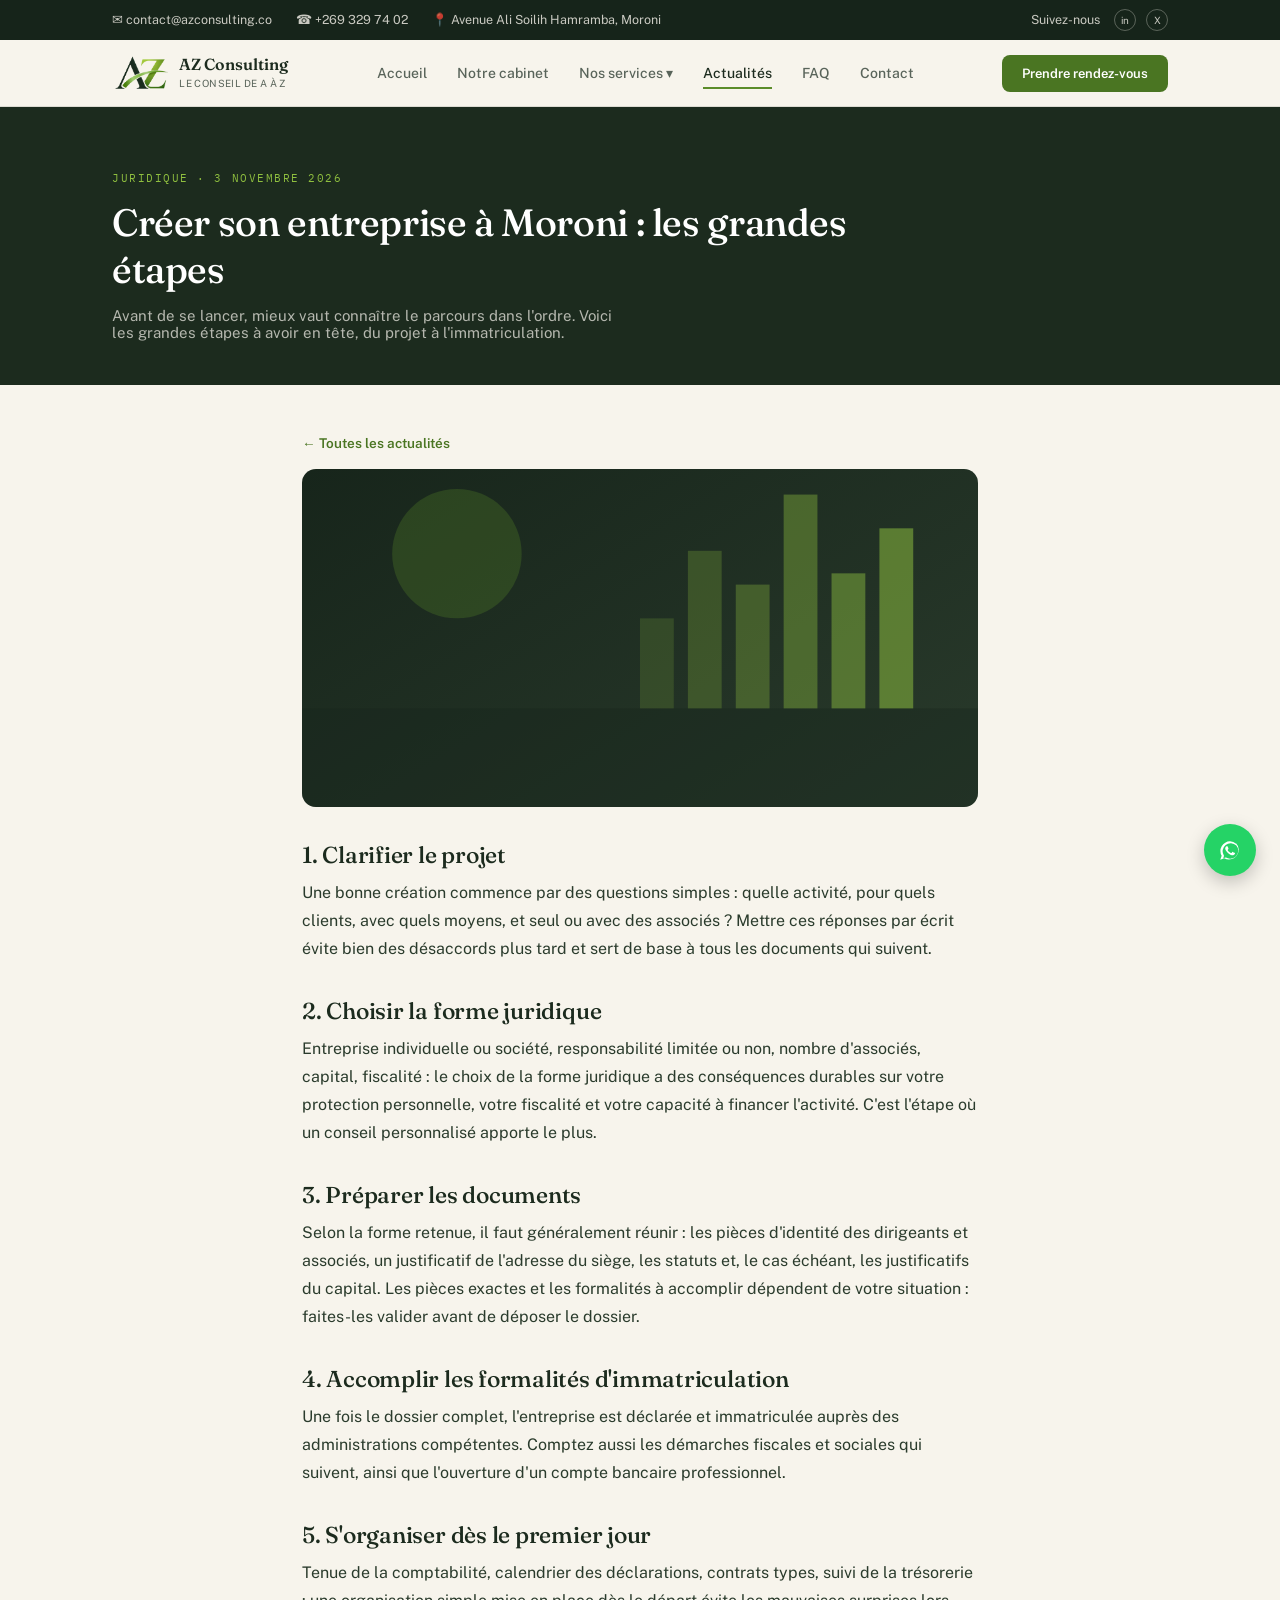
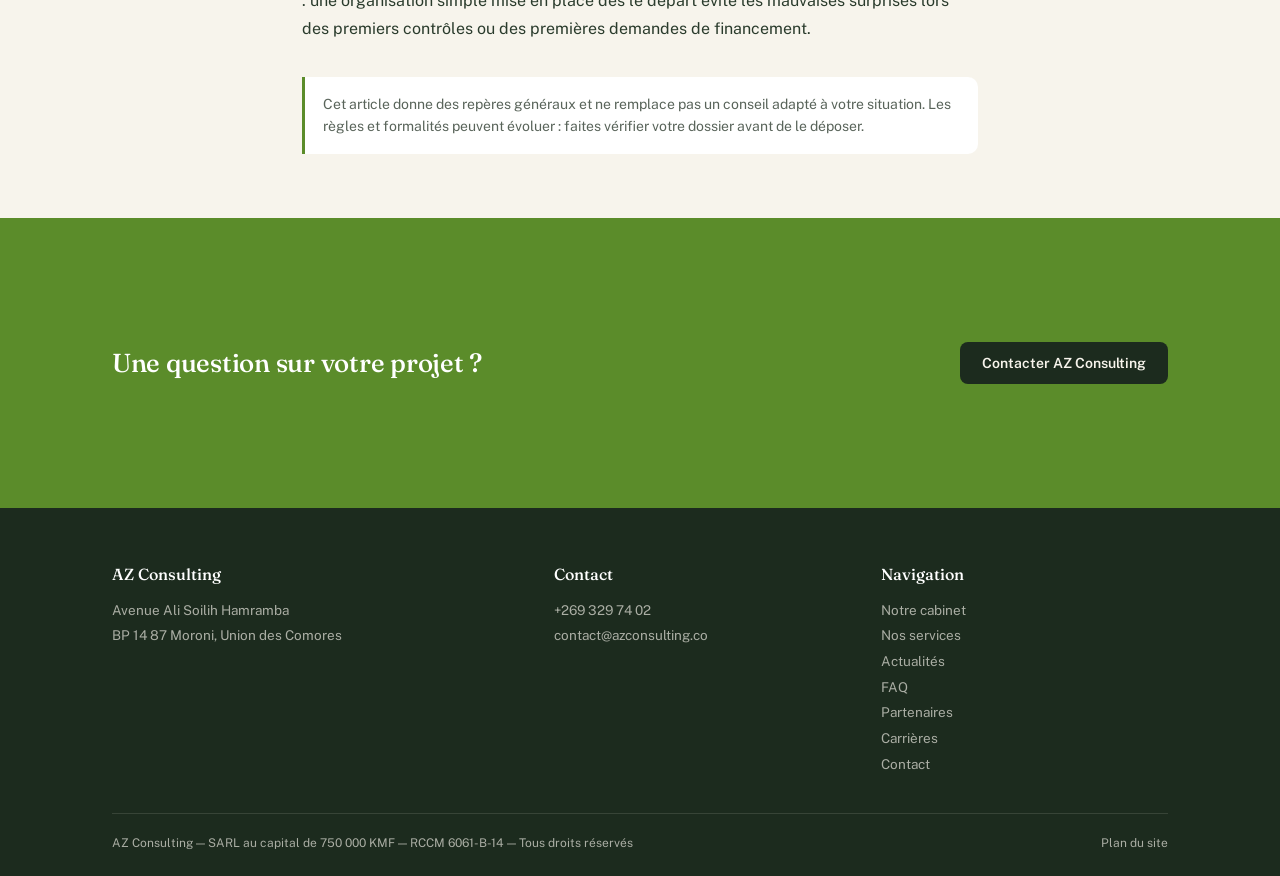
<file: creer-son-entreprise-a-moroni.html>
<!DOCTYPE html>
<html lang="fr">
<head>
<meta charset="UTF-8">
<title>Créer son entreprise à Moroni : les grandes étapes — AZ Consulting</title>
<meta name="description" content="Avant de se lancer, mieux vaut connaître le parcours dans l'ordre. Voici les grandes étapes à avoir en tête, du projet à l'immatriculation.">
<meta name="viewport" content="width=device-width, initial-scale=1.0">
<link rel="preconnect" href="https://fonts.googleapis.com">
<link rel="preconnect" href="https://fonts.gstatic.com" crossorigin>
<link href="https://fonts.googleapis.com/css2?family=Fraunces:opsz,wght@9..144,400;9..144,500;9..144,600&family=Public+Sans:wght@400;500;600&family=IBM+Plex+Mono:wght@500&display=swap" rel="stylesheet">
<style>
  :root{
    --ink:#1C2B1E; --ink-soft:#2A3B2C; --cream:#F7F4EC; --white:#FFFFFF;
    --green:#5B8C2A; --green-light:#8FBF3F; --green-dark:#4A7522; --slate:#59645A;
    --line: rgba(28,43,30,0.12);
  }
  *{box-sizing:border-box; margin:0; padding:0;}
  body{font-family:'Public Sans', sans-serif; background:var(--cream); color:var(--ink); -webkit-font-smoothing:antialiased;}
  h1,h2,h3{font-family:'Fraunces', serif; font-weight:500; letter-spacing:-0.01em; color:var(--ink);}
  a{color:inherit; text-decoration:none;}
  .wrap{max-width:1120px; margin:0 auto; padding:0 32px;}
  .eyebrow{font-family:'IBM Plex Mono', monospace; font-size:11px; letter-spacing:0.14em; text-transform:uppercase; color:var(--green);}

  header{position:sticky; top:0; z-index:20; background:rgba(247,244,236,0.92); backdrop-filter:blur(6px); border-bottom:1px solid var(--line);}
  .nav{display:flex; align-items:center; justify-content:space-between; padding:18px 32px;}
  .logo{display:flex; align-items:center; gap:10px;}
  .logo-mark{height:34px; width:auto; display:block; flex:none;}
  .logo-text{line-height:1.15;}
  .logo-text b{font-family:'Fraunces', serif; font-size:16px; display:block;}
  .logo-text span{font-size:10px; color:var(--slate); letter-spacing:0.04em;}
  nav ul{list-style:none; display:flex; gap:28px; font-size:13.5px; font-weight:500;}
  nav ul a{color:var(--slate); position:relative; padding:4px 0;}
  nav ul a.active{color:var(--ink);}
  nav ul a.active::after{content:""; position:absolute; left:0; right:0; bottom:-2px; height:2px; background:var(--green);}
  .nav-cta{background:var(--ink); color:var(--cream); font-size:13px; font-weight:500; padding:10px 18px; border-radius:100px;}

  .page-hero{background:var(--ink); color:var(--white); padding:64px 0 48px;}
  .page-hero .eyebrow{color:var(--green-light); margin-bottom:14px;}
  .page-hero h1{font-size:38px; color:var(--white); max-width:620px;}
  .page-hero p{color:rgba(247,244,236,0.7); font-size:15px; max-width:520px; margin-top:14px;}

  section{padding:76px 0;}
  .article-grid{display:grid; grid-template-columns:repeat(3,1fr); gap:22px;}
  .article-card{border:1px solid var(--line); border-radius:14px; overflow:hidden; background:var(--white);}
  .article-thumb{aspect-ratio:16/10; background:linear-gradient(135deg, var(--ink-soft), var(--ink)); display:flex; align-items:center; justify-content:center;}
  .article-thumb span{font-family:'IBM Plex Mono', monospace; font-size:10.5px; letter-spacing:0.08em; text-transform:uppercase; color:rgba(247,244,236,0.55); border:1px dashed rgba(247,244,236,0.35); padding:6px 12px; border-radius:100px;}
  .article-body{padding:22px 22px 24px;}
  .article-body .tag{font-family:'IBM Plex Mono', monospace; font-size:10.5px; letter-spacing:0.08em; text-transform:uppercase; color:var(--green-dark); margin-bottom:8px; display:block;}
  .article-body h3{font-size:15.5px; margin-bottom:8px;}
  .article-body p{font-size:13px; color:var(--slate); line-height:1.6;}

  .empty-state{background:var(--white); border:1px dashed var(--line); border-radius:14px; padding:48px; text-align:center; margin-top:40px;}
  .empty-state h2{font-size:20px; margin-bottom:10px;}
  .empty-state p{font-size:14px; color:var(--slate); max-width:460px; margin:0 auto;}

  .cta-band{background:var(--green); color:var(--white);}
  .cta-band .wrap{display:flex; align-items:center; justify-content:space-between; padding:48px 32px;}
  .cta-band h2{color:var(--white); font-size:26px; max-width:420px;}
  .btn-primary{background:var(--ink); color:var(--cream); font-weight:600; font-size:14px; padding:13px 22px; border-radius:8px; display:inline-block;}

  footer{background:var(--ink); color:rgba(247,244,236,0.65); padding:56px 0 26px;}
  .footer-grid{display:grid; grid-template-columns:1.4fr 1fr 1fr; gap:40px; padding-bottom:36px; border-bottom:1px solid rgba(247,244,236,0.12);}
  .footer-grid h4{font-family:'Fraunces', serif; color:var(--white); font-size:16px; margin-bottom:14px; font-weight:500;}
  .footer-grid p, .footer-grid li{font-size:13.5px; line-height:1.9;}
  .footer-grid ul{list-style:none;}
  .footer-bottom{display:flex; justify-content:space-between; padding-top:22px; font-size:12px;}

  .wa-float{position:fixed; right:24px; bottom:24px; z-index:30; background:#25D366; color:var(--white); width:52px; height:52px; border-radius:50%; display:flex; align-items:center; justify-content:center; box-shadow:0 6px 18px rgba(0,0,0,0.22);}
  .wa-float svg{width:26px; height:26px;}

  @media (max-width:860px){
    nav ul{display:none;}
    .article-grid{grid-template-columns:1fr;}
    .cta-band .wrap{flex-direction:column; gap:20px; align-items:flex-start;}
    .footer-grid{grid-template-columns:1fr; gap:28px;}
  }
</style>
<style>:root{--az-max:1120px}</style>
<meta name="theme-color" content="#16241A">
<link rel="stylesheet" href="assets/site.css">
<style>
.az-posts{display:grid;grid-template-columns:repeat(3,1fr);gap:22px;}
.az-post-card{display:flex;flex-direction:column;border:1px solid rgba(28,43,30,.12);border-radius:14px;overflow:hidden;background:#fff;transition:transform .15s,box-shadow .15s;}
.az-post-card:hover{transform:translateY(-3px);box-shadow:0 10px 28px rgba(28,43,30,.10);}
.az-post-card img{display:block;width:100%;aspect-ratio:16/10;object-fit:cover;}
.az-post-body{padding:22px 22px 24px;display:flex;flex-direction:column;flex:1;}
.az-post-body .tag{font-family:'IBM Plex Mono',monospace;font-size:10.5px;letter-spacing:.08em;text-transform:uppercase;color:#B98A33;margin-bottom:8px;}
.az-post-body h3{font-size:17px;line-height:1.3;margin-bottom:8px;}
.az-post-body p{font-size:13.5px;color:#59645A;line-height:1.6;margin-bottom:14px;}
.az-post-meta{margin-top:auto;font-size:12px;color:#59645A;}
.az-article{max-width:740px;margin:0 auto;padding:0 32px;}
.az-article h2{font-size:23px;margin:34px 0 10px;}
.az-article p{font-size:16px;line-height:1.75;color:#2A3B2C;}
.az-article .az-cover{display:block;width:100%;border-radius:14px;margin:-8px 0 8px;aspect-ratio:16/8;object-fit:cover;}
.az-note{margin-top:34px;padding:16px 18px;border-left:3px solid #5B8C2A;background:#fff;border-radius:0 10px 10px 0;font-size:14px;color:#59645A;line-height:1.6;}
.az-back{display:inline-block;margin:0 0 26px;font-size:13.5px;font-weight:600;color:#4A7522;}
@media(max-width:900px){.az-posts{grid-template-columns:1fr 1fr;}}
@media(max-width:620px){.az-posts{grid-template-columns:1fr;}.az-article{padding:0 20px;}.az-article h2{font-size:21px;}}
</style>
<link rel="icon" href="favicon.ico" sizes="any">
<link rel="icon" type="image/png" sizes="32x32" href="assets/favicon-32.png">
<link rel="apple-touch-icon" href="assets/apple-touch-icon.png">
</head>
<body>

<div class="az-topbar">
  <div class="az-wrap">
    <div class="az-tb-left">
      <a href="mailto:contact@azconsulting.co">✉ contact@azconsulting.co</a>
      <a href="tel:+2693297402">☎ +269 329 74 02</a>
      <span class="az-tb-addr">📍 Avenue Ali Soilih Hamramba, Moroni</span>
    </div>
    <div class="az-tb-right">
      <span>Suivez-nous</span>
      <div class="az-tb-social"><a href="#" aria-label="LinkedIn">in</a><a href="#" aria-label="X">X</a></div>
    </div>
  </div>
</div>

<div class="az-header" id="azHeader">
  <div class="az-nav az-wrap">
    <a class="az-logo" href="index.html" aria-label="AZ Consulting, accueil">
      <img src="assets/logo-header.png" alt="AZ Consulting">
      <span class="az-logo-text"><b>AZ Consulting</b><span>LE CONSEIL DE A À Z</span></span>
    </a>
    <div class="az-menu" id="azMenu" role="navigation" aria-label="Navigation principale">
      <button type="button" class="az-menu-close" aria-label="Fermer le menu">×</button>
      <ul>
        <li><a href="index.html">Accueil</a></li>
        <li><a href="cabinet.html">Notre cabinet</a></li>
        <li class="az-has-drop">
          <a href="services.html">Nos services ▾</a>
          <div class="az-dropdown">
            <a href="services.html#outsourcing">Outsourcing<span>Comptabilité &amp; RH</span></a>
            <a href="services.html#juridique">Assistance juridique<span>Conformité &amp; contrats</span></a>
            <a href="services.html#etudes">Études<span>Financement &amp; agréments</span></a>
          </div>
        </li>
        <li><a href="actualites.html" class="active">Actualités</a></li>
        <li><a href="faq.html">FAQ</a></li>
        <li><a href="contact.html">Contact</a></li>
      </ul>
      <a class="az-cta-mobile" href="contact.html">Prendre rendez-vous</a>
    </div>
    <a class="az-cta" href="contact.html">Prendre rendez-vous</a>
    <button type="button" class="az-burger" id="azBurger" aria-label="Ouvrir le menu" aria-expanded="false" aria-controls="azMenu"><span></span><span></span><span></span></button>
  </div>
  <div class="az-overlay" id="azOverlay"></div>
</div>


<section class="page-hero" style="padding-bottom:44px;"><div class="wrap">
<div class="eyebrow">Juridique · 3 novembre 2026</div><h1 style="max-width:760px;">Créer son entreprise à Moroni : les grandes étapes</h1><p>Avant de se lancer, mieux vaut connaître le parcours dans l'ordre. Voici les grandes étapes à avoir en tête, du projet à l'immatriculation.</p></div></section>
<section style="padding:48px 0 64px;"><article class="az-article">
<a class="az-back" href="actualites.html">← Toutes les actualités</a>
<img class="az-cover" src="assets/actus/creer-son-entreprise-a-moroni.svg" alt="">
<h2>1. Clarifier le projet</h2>
<p>Une bonne création commence par des questions simples : quelle activité, pour quels clients, avec quels moyens, et seul ou avec des associés ? Mettre ces réponses par écrit évite bien des désaccords plus tard et sert de base à tous les documents qui suivent.</p>
<h2>2. Choisir la forme juridique</h2>
<p>Entreprise individuelle ou société, responsabilité limitée ou non, nombre d'associés, capital, fiscalité : le choix de la forme juridique a des conséquences durables sur votre protection personnelle, votre fiscalité et votre capacité à financer l'activité. C'est l'étape où un conseil personnalisé apporte le plus.</p>
<h2>3. Préparer les documents</h2>
<p>Selon la forme retenue, il faut généralement réunir : les pièces d'identité des dirigeants et associés, un justificatif de l'adresse du siège, les statuts et, le cas échéant, les justificatifs du capital. Les pièces exactes et les formalités à accomplir dépendent de votre situation : faites-les valider avant de déposer le dossier.</p>
<h2>4. Accomplir les formalités d'immatriculation</h2>
<p>Une fois le dossier complet, l'entreprise est déclarée et immatriculée auprès des administrations compétentes. Comptez aussi les démarches fiscales et sociales qui suivent, ainsi que l'ouverture d'un compte bancaire professionnel.</p>
<h2>5. S'organiser dès le premier jour</h2>
<p>Tenue de la comptabilité, calendrier des déclarations, contrats types, suivi de la trésorerie : une organisation simple mise en place dès le départ évite les mauvaises surprises lors des premiers contrôles ou des premières demandes de financement.</p>
<div class="az-note">Cet article donne des repères généraux et ne remplace pas un conseil adapté à votre situation. Les règles et formalités peuvent évoluer : faites vérifier votre dossier avant de le déposer.</div>
</article></section>
<section class="cta-band">
  <div class="wrap">
    <h2>Une question sur votre projet ?</h2>
    <a href="contact.html" class="btn-primary">Contacter AZ Consulting</a>
  </div>
</section>

<a href="https://wa.me/2693297402" class="wa-float" aria-label="Contacter sur WhatsApp" target="_blank" rel="noopener">
  <svg viewBox="0 0 24 24" fill="currentColor"><path d="M17.6 6.32A8.86 8.86 0 0 0 12.05 4a8.94 8.94 0 0 0-7.73 13.4L3 21l3.7-1.29a8.9 8.9 0 0 0 4.35 1.13h0a8.94 8.94 0 0 0 6.32-15.24Zm-5.55 13.7h0a7.4 7.4 0 0 1-3.78-1.04l-.27-.16-2.24.78.75-2.2-.18-.28a7.42 7.42 0 0 1 11.5-9.22 7.4 7.4 0 0 1-5.78 12.12Zm4.06-5.56c-.22-.11-1.3-.64-1.5-.72s-.35-.11-.5.11-.57.72-.7.87-.26.17-.48.06a6.1 6.1 0 0 1-1.8-1.11 6.7 6.7 0 0 1-1.24-1.55c-.13-.22 0-.34.1-.45.1-.1.22-.26.33-.39a1.5 1.5 0 0 0 .22-.37.4.4 0 0 0 0-.39c-.06-.11-.5-1.2-.68-1.65s-.36-.37-.5-.38h-.43a.82.82 0 0 0-.6.28 2.5 2.5 0 0 0-.78 1.86 4.36 4.36 0 0 0 .92 2.3 9.9 9.9 0 0 0 3.8 3.36c.53.23.95.37 1.27.47a3.05 3.05 0 0 0 1.4.09 2.3 2.3 0 0 0 1.5-1.06 1.9 1.9 0 0 0 .13-1.06c-.06-.1-.2-.15-.42-.27Z"/></svg>
</a>

<footer>
  <div class="wrap">
    <div class="footer-grid">
      <div>
        <h4>AZ Consulting</h4>
        <p>Avenue Ali Soilih Hamramba<br>BP 14 87 Moroni, Union des Comores</p>
      </div>
      <div>
        <h4>Contact</h4>
        <ul><li>+269 329 74 02</li><li>contact@azconsulting.co</li></ul>
      </div>
      <div>
        <h4>Navigation</h4>
        <ul><li><a href="cabinet.html">Notre cabinet</a></li><li><a href="services.html">Nos services</a></li><li><a href="actualites.html">Actualités</a></li><li><a href="faq.html">FAQ</a></li><li><a href="partenaires.html">Partenaires</a></li><li><a href="carrieres.html">Carrières</a></li><li><a href="contact.html">Contact</a></li></ul>
      </div>
    </div>
    <div class="footer-bottom">
      <span>AZ Consulting — SARL au capital de 750 000 KMF — RCCM 6061-B-14 — Tous droits réservés</span>
      <span><a href="plan-du-site.html">Plan du site</a></span>
    </div>
  </div>
</footer>

<script src="assets/site.js" defer></script>
</body>
</html>
</file>
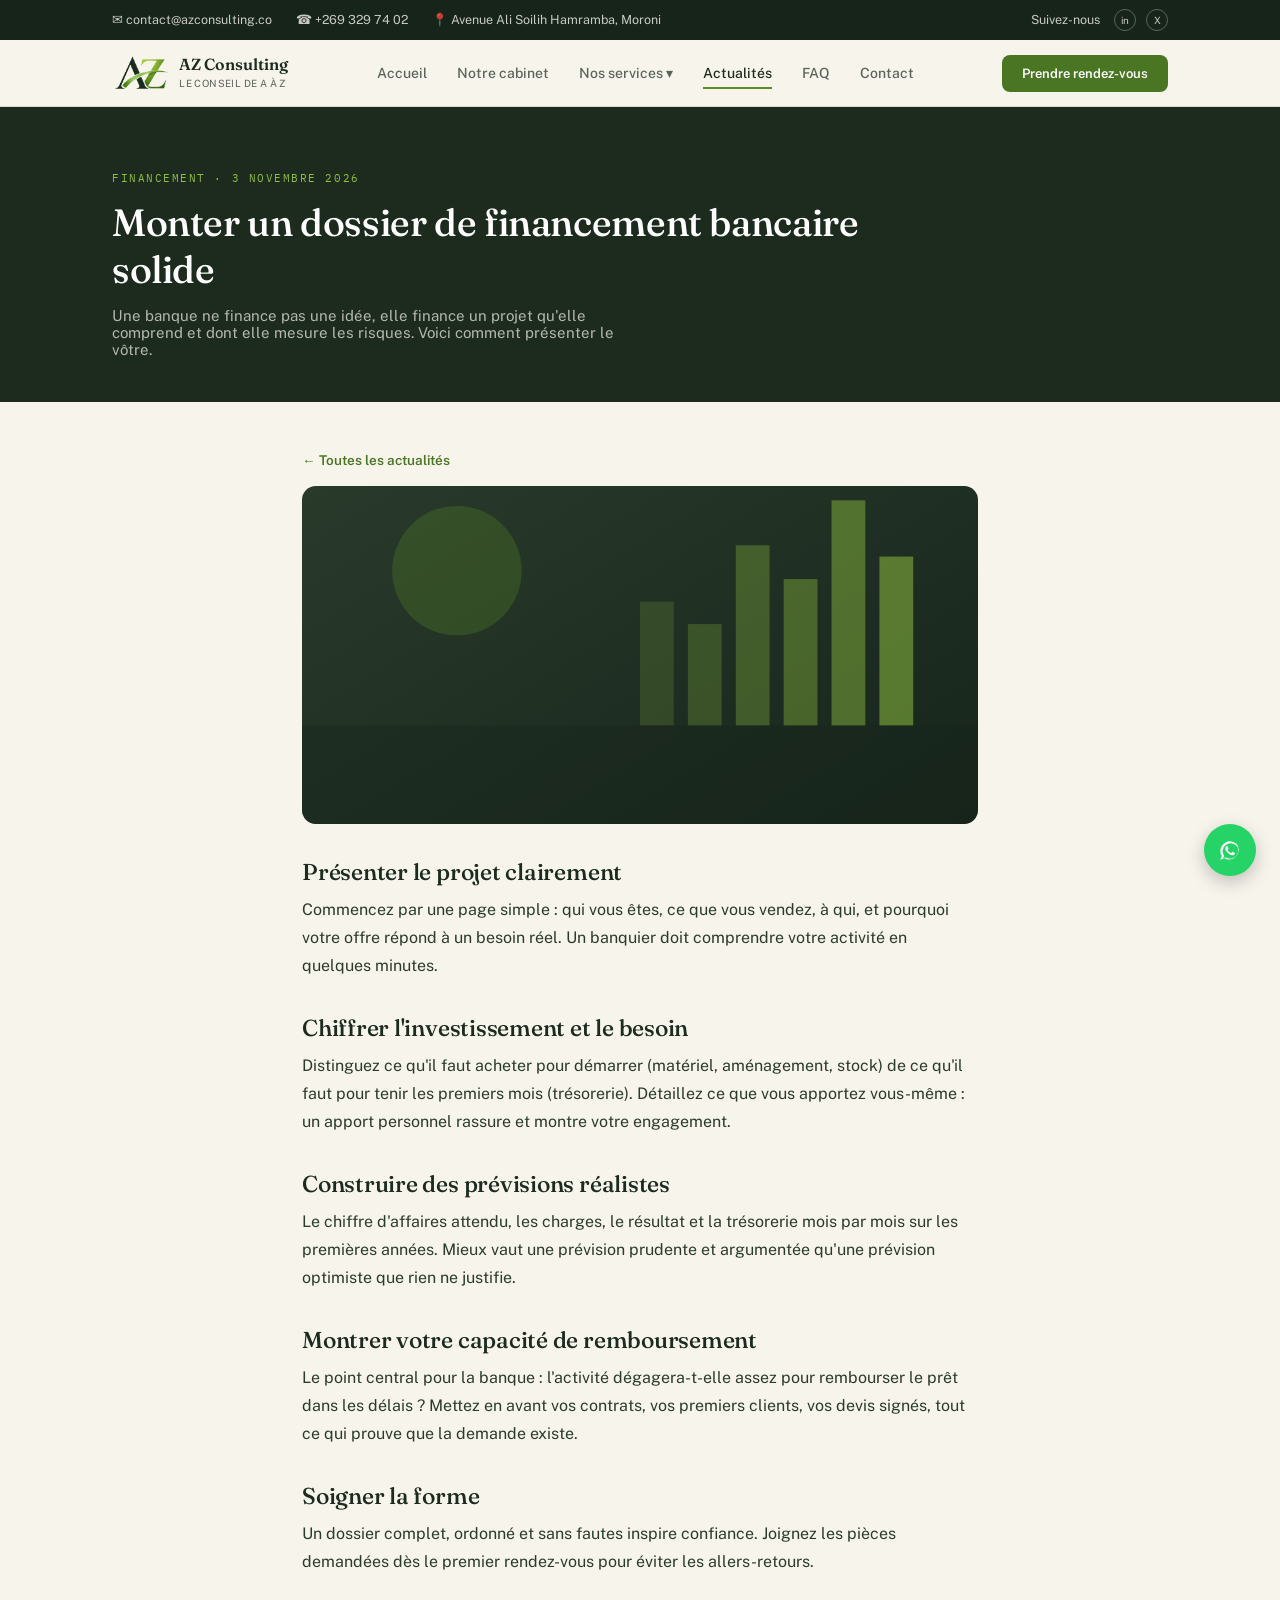
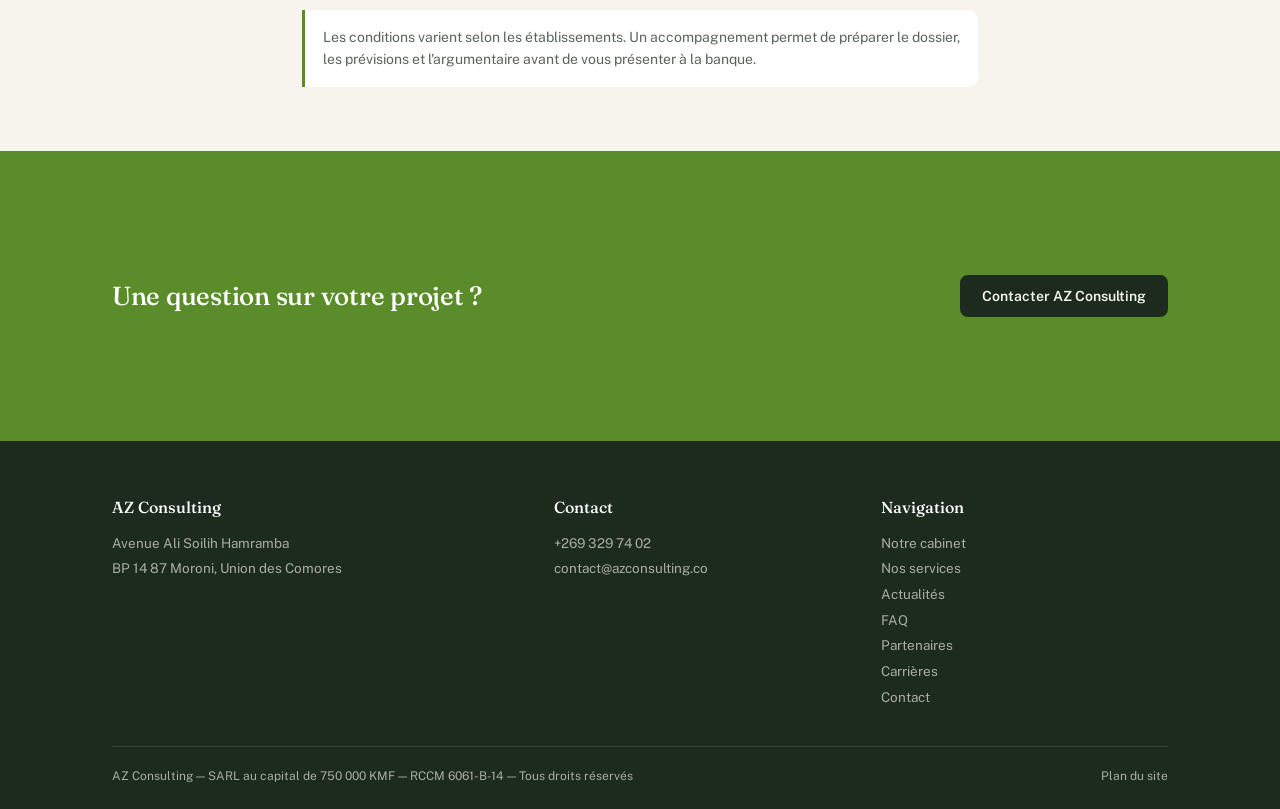
<file: dossier-de-financement-bancaire.html>
<!DOCTYPE html>
<html lang="fr">
<head>
<meta charset="UTF-8">
<title>Monter un dossier de financement bancaire solide — AZ Consulting</title>
<meta name="description" content="Une banque ne finance pas une idée, elle finance un projet qu'elle comprend et dont elle mesure les risques. Voici comment présenter le vôtre.">
<meta name="viewport" content="width=device-width, initial-scale=1.0">
<link rel="preconnect" href="https://fonts.googleapis.com">
<link rel="preconnect" href="https://fonts.gstatic.com" crossorigin>
<link href="https://fonts.googleapis.com/css2?family=Fraunces:opsz,wght@9..144,400;9..144,500;9..144,600&family=Public+Sans:wght@400;500;600&family=IBM+Plex+Mono:wght@500&display=swap" rel="stylesheet">
<style>
  :root{
    --ink:#1C2B1E; --ink-soft:#2A3B2C; --cream:#F7F4EC; --white:#FFFFFF;
    --green:#5B8C2A; --green-light:#8FBF3F; --green-dark:#4A7522; --slate:#59645A;
    --line: rgba(28,43,30,0.12);
  }
  *{box-sizing:border-box; margin:0; padding:0;}
  body{font-family:'Public Sans', sans-serif; background:var(--cream); color:var(--ink); -webkit-font-smoothing:antialiased;}
  h1,h2,h3{font-family:'Fraunces', serif; font-weight:500; letter-spacing:-0.01em; color:var(--ink);}
  a{color:inherit; text-decoration:none;}
  .wrap{max-width:1120px; margin:0 auto; padding:0 32px;}
  .eyebrow{font-family:'IBM Plex Mono', monospace; font-size:11px; letter-spacing:0.14em; text-transform:uppercase; color:var(--green);}

  header{position:sticky; top:0; z-index:20; background:rgba(247,244,236,0.92); backdrop-filter:blur(6px); border-bottom:1px solid var(--line);}
  .nav{display:flex; align-items:center; justify-content:space-between; padding:18px 32px;}
  .logo{display:flex; align-items:center; gap:10px;}
  .logo-mark{height:34px; width:auto; display:block; flex:none;}
  .logo-text{line-height:1.15;}
  .logo-text b{font-family:'Fraunces', serif; font-size:16px; display:block;}
  .logo-text span{font-size:10px; color:var(--slate); letter-spacing:0.04em;}
  nav ul{list-style:none; display:flex; gap:28px; font-size:13.5px; font-weight:500;}
  nav ul a{color:var(--slate); position:relative; padding:4px 0;}
  nav ul a.active{color:var(--ink);}
  nav ul a.active::after{content:""; position:absolute; left:0; right:0; bottom:-2px; height:2px; background:var(--green);}
  .nav-cta{background:var(--ink); color:var(--cream); font-size:13px; font-weight:500; padding:10px 18px; border-radius:100px;}

  .page-hero{background:var(--ink); color:var(--white); padding:64px 0 48px;}
  .page-hero .eyebrow{color:var(--green-light); margin-bottom:14px;}
  .page-hero h1{font-size:38px; color:var(--white); max-width:620px;}
  .page-hero p{color:rgba(247,244,236,0.7); font-size:15px; max-width:520px; margin-top:14px;}

  section{padding:76px 0;}
  .article-grid{display:grid; grid-template-columns:repeat(3,1fr); gap:22px;}
  .article-card{border:1px solid var(--line); border-radius:14px; overflow:hidden; background:var(--white);}
  .article-thumb{aspect-ratio:16/10; background:linear-gradient(135deg, var(--ink-soft), var(--ink)); display:flex; align-items:center; justify-content:center;}
  .article-thumb span{font-family:'IBM Plex Mono', monospace; font-size:10.5px; letter-spacing:0.08em; text-transform:uppercase; color:rgba(247,244,236,0.55); border:1px dashed rgba(247,244,236,0.35); padding:6px 12px; border-radius:100px;}
  .article-body{padding:22px 22px 24px;}
  .article-body .tag{font-family:'IBM Plex Mono', monospace; font-size:10.5px; letter-spacing:0.08em; text-transform:uppercase; color:var(--green-dark); margin-bottom:8px; display:block;}
  .article-body h3{font-size:15.5px; margin-bottom:8px;}
  .article-body p{font-size:13px; color:var(--slate); line-height:1.6;}

  .empty-state{background:var(--white); border:1px dashed var(--line); border-radius:14px; padding:48px; text-align:center; margin-top:40px;}
  .empty-state h2{font-size:20px; margin-bottom:10px;}
  .empty-state p{font-size:14px; color:var(--slate); max-width:460px; margin:0 auto;}

  .cta-band{background:var(--green); color:var(--white);}
  .cta-band .wrap{display:flex; align-items:center; justify-content:space-between; padding:48px 32px;}
  .cta-band h2{color:var(--white); font-size:26px; max-width:420px;}
  .btn-primary{background:var(--ink); color:var(--cream); font-weight:600; font-size:14px; padding:13px 22px; border-radius:8px; display:inline-block;}

  footer{background:var(--ink); color:rgba(247,244,236,0.65); padding:56px 0 26px;}
  .footer-grid{display:grid; grid-template-columns:1.4fr 1fr 1fr; gap:40px; padding-bottom:36px; border-bottom:1px solid rgba(247,244,236,0.12);}
  .footer-grid h4{font-family:'Fraunces', serif; color:var(--white); font-size:16px; margin-bottom:14px; font-weight:500;}
  .footer-grid p, .footer-grid li{font-size:13.5px; line-height:1.9;}
  .footer-grid ul{list-style:none;}
  .footer-bottom{display:flex; justify-content:space-between; padding-top:22px; font-size:12px;}

  .wa-float{position:fixed; right:24px; bottom:24px; z-index:30; background:#25D366; color:var(--white); width:52px; height:52px; border-radius:50%; display:flex; align-items:center; justify-content:center; box-shadow:0 6px 18px rgba(0,0,0,0.22);}
  .wa-float svg{width:26px; height:26px;}

  @media (max-width:860px){
    nav ul{display:none;}
    .article-grid{grid-template-columns:1fr;}
    .cta-band .wrap{flex-direction:column; gap:20px; align-items:flex-start;}
    .footer-grid{grid-template-columns:1fr; gap:28px;}
  }
</style>
<style>:root{--az-max:1120px}</style>
<meta name="theme-color" content="#16241A">
<link rel="stylesheet" href="assets/site.css">
<style>
.az-posts{display:grid;grid-template-columns:repeat(3,1fr);gap:22px;}
.az-post-card{display:flex;flex-direction:column;border:1px solid rgba(28,43,30,.12);border-radius:14px;overflow:hidden;background:#fff;transition:transform .15s,box-shadow .15s;}
.az-post-card:hover{transform:translateY(-3px);box-shadow:0 10px 28px rgba(28,43,30,.10);}
.az-post-card img{display:block;width:100%;aspect-ratio:16/10;object-fit:cover;}
.az-post-body{padding:22px 22px 24px;display:flex;flex-direction:column;flex:1;}
.az-post-body .tag{font-family:'IBM Plex Mono',monospace;font-size:10.5px;letter-spacing:.08em;text-transform:uppercase;color:#B98A33;margin-bottom:8px;}
.az-post-body h3{font-size:17px;line-height:1.3;margin-bottom:8px;}
.az-post-body p{font-size:13.5px;color:#59645A;line-height:1.6;margin-bottom:14px;}
.az-post-meta{margin-top:auto;font-size:12px;color:#59645A;}
.az-article{max-width:740px;margin:0 auto;padding:0 32px;}
.az-article h2{font-size:23px;margin:34px 0 10px;}
.az-article p{font-size:16px;line-height:1.75;color:#2A3B2C;}
.az-article .az-cover{display:block;width:100%;border-radius:14px;margin:-8px 0 8px;aspect-ratio:16/8;object-fit:cover;}
.az-note{margin-top:34px;padding:16px 18px;border-left:3px solid #5B8C2A;background:#fff;border-radius:0 10px 10px 0;font-size:14px;color:#59645A;line-height:1.6;}
.az-back{display:inline-block;margin:0 0 26px;font-size:13.5px;font-weight:600;color:#4A7522;}
@media(max-width:900px){.az-posts{grid-template-columns:1fr 1fr;}}
@media(max-width:620px){.az-posts{grid-template-columns:1fr;}.az-article{padding:0 20px;}.az-article h2{font-size:21px;}}
</style>
<link rel="icon" href="favicon.ico" sizes="any">
<link rel="icon" type="image/png" sizes="32x32" href="assets/favicon-32.png">
<link rel="apple-touch-icon" href="assets/apple-touch-icon.png">
</head>
<body>

<div class="az-topbar">
  <div class="az-wrap">
    <div class="az-tb-left">
      <a href="mailto:contact@azconsulting.co">✉ contact@azconsulting.co</a>
      <a href="tel:+2693297402">☎ +269 329 74 02</a>
      <span class="az-tb-addr">📍 Avenue Ali Soilih Hamramba, Moroni</span>
    </div>
    <div class="az-tb-right">
      <span>Suivez-nous</span>
      <div class="az-tb-social"><a href="#" aria-label="LinkedIn">in</a><a href="#" aria-label="X">X</a></div>
    </div>
  </div>
</div>

<div class="az-header" id="azHeader">
  <div class="az-nav az-wrap">
    <a class="az-logo" href="index.html" aria-label="AZ Consulting, accueil">
      <img src="assets/logo-header.png" alt="AZ Consulting">
      <span class="az-logo-text"><b>AZ Consulting</b><span>LE CONSEIL DE A À Z</span></span>
    </a>
    <div class="az-menu" id="azMenu" role="navigation" aria-label="Navigation principale">
      <button type="button" class="az-menu-close" aria-label="Fermer le menu">×</button>
      <ul>
        <li><a href="index.html">Accueil</a></li>
        <li><a href="cabinet.html">Notre cabinet</a></li>
        <li class="az-has-drop">
          <a href="services.html">Nos services ▾</a>
          <div class="az-dropdown">
            <a href="services.html#outsourcing">Outsourcing<span>Comptabilité &amp; RH</span></a>
            <a href="services.html#juridique">Assistance juridique<span>Conformité &amp; contrats</span></a>
            <a href="services.html#etudes">Études<span>Financement &amp; agréments</span></a>
          </div>
        </li>
        <li><a href="actualites.html" class="active">Actualités</a></li>
        <li><a href="faq.html">FAQ</a></li>
        <li><a href="contact.html">Contact</a></li>
      </ul>
      <a class="az-cta-mobile" href="contact.html">Prendre rendez-vous</a>
    </div>
    <a class="az-cta" href="contact.html">Prendre rendez-vous</a>
    <button type="button" class="az-burger" id="azBurger" aria-label="Ouvrir le menu" aria-expanded="false" aria-controls="azMenu"><span></span><span></span><span></span></button>
  </div>
  <div class="az-overlay" id="azOverlay"></div>
</div>


<section class="page-hero" style="padding-bottom:44px;"><div class="wrap">
<div class="eyebrow">Financement · 3 novembre 2026</div><h1 style="max-width:760px;">Monter un dossier de financement bancaire solide</h1><p>Une banque ne finance pas une idée, elle finance un projet qu'elle comprend et dont elle mesure les risques. Voici comment présenter le vôtre.</p></div></section>
<section style="padding:48px 0 64px;"><article class="az-article">
<a class="az-back" href="actualites.html">← Toutes les actualités</a>
<img class="az-cover" src="assets/actus/dossier-de-financement-bancaire.svg" alt="">
<h2>Présenter le projet clairement</h2>
<p>Commencez par une page simple : qui vous êtes, ce que vous vendez, à qui, et pourquoi votre offre répond à un besoin réel. Un banquier doit comprendre votre activité en quelques minutes.</p>
<h2>Chiffrer l'investissement et le besoin</h2>
<p>Distinguez ce qu'il faut acheter pour démarrer (matériel, aménagement, stock) de ce qu'il faut pour tenir les premiers mois (trésorerie). Détaillez ce que vous apportez vous-même : un apport personnel rassure et montre votre engagement.</p>
<h2>Construire des prévisions réalistes</h2>
<p>Le chiffre d'affaires attendu, les charges, le résultat et la trésorerie mois par mois sur les premières années. Mieux vaut une prévision prudente et argumentée qu'une prévision optimiste que rien ne justifie.</p>
<h2>Montrer votre capacité de remboursement</h2>
<p>Le point central pour la banque : l'activité dégagera-t-elle assez pour rembourser le prêt dans les délais ? Mettez en avant vos contrats, vos premiers clients, vos devis signés, tout ce qui prouve que la demande existe.</p>
<h2>Soigner la forme</h2>
<p>Un dossier complet, ordonné et sans fautes inspire confiance. Joignez les pièces demandées dès le premier rendez-vous pour éviter les allers-retours.</p>
<div class="az-note">Les conditions varient selon les établissements. Un accompagnement permet de préparer le dossier, les prévisions et l'argumentaire avant de vous présenter à la banque.</div>
</article></section>
<section class="cta-band">
  <div class="wrap">
    <h2>Une question sur votre projet ?</h2>
    <a href="contact.html" class="btn-primary">Contacter AZ Consulting</a>
  </div>
</section>

<a href="https://wa.me/2693297402" class="wa-float" aria-label="Contacter sur WhatsApp" target="_blank" rel="noopener">
  <svg viewBox="0 0 24 24" fill="currentColor"><path d="M17.6 6.32A8.86 8.86 0 0 0 12.05 4a8.94 8.94 0 0 0-7.73 13.4L3 21l3.7-1.29a8.9 8.9 0 0 0 4.35 1.13h0a8.94 8.94 0 0 0 6.32-15.24Zm-5.55 13.7h0a7.4 7.4 0 0 1-3.78-1.04l-.27-.16-2.24.78.75-2.2-.18-.28a7.42 7.42 0 0 1 11.5-9.22 7.4 7.4 0 0 1-5.78 12.12Zm4.06-5.56c-.22-.11-1.3-.64-1.5-.72s-.35-.11-.5.11-.57.72-.7.87-.26.17-.48.06a6.1 6.1 0 0 1-1.8-1.11 6.7 6.7 0 0 1-1.24-1.55c-.13-.22 0-.34.1-.45.1-.1.22-.26.33-.39a1.5 1.5 0 0 0 .22-.37.4.4 0 0 0 0-.39c-.06-.11-.5-1.2-.68-1.65s-.36-.37-.5-.38h-.43a.82.82 0 0 0-.6.28 2.5 2.5 0 0 0-.78 1.86 4.36 4.36 0 0 0 .92 2.3 9.9 9.9 0 0 0 3.8 3.36c.53.23.95.37 1.27.47a3.05 3.05 0 0 0 1.4.09 2.3 2.3 0 0 0 1.5-1.06 1.9 1.9 0 0 0 .13-1.06c-.06-.1-.2-.15-.42-.27Z"/></svg>
</a>

<footer>
  <div class="wrap">
    <div class="footer-grid">
      <div>
        <h4>AZ Consulting</h4>
        <p>Avenue Ali Soilih Hamramba<br>BP 14 87 Moroni, Union des Comores</p>
      </div>
      <div>
        <h4>Contact</h4>
        <ul><li>+269 329 74 02</li><li>contact@azconsulting.co</li></ul>
      </div>
      <div>
        <h4>Navigation</h4>
        <ul><li><a href="cabinet.html">Notre cabinet</a></li><li><a href="services.html">Nos services</a></li><li><a href="actualites.html">Actualités</a></li><li><a href="faq.html">FAQ</a></li><li><a href="partenaires.html">Partenaires</a></li><li><a href="carrieres.html">Carrières</a></li><li><a href="contact.html">Contact</a></li></ul>
      </div>
    </div>
    <div class="footer-bottom">
      <span>AZ Consulting — SARL au capital de 750 000 KMF — RCCM 6061-B-14 — Tous droits réservés</span>
      <span><a href="plan-du-site.html">Plan du site</a></span>
    </div>
  </div>
</footer>

<script src="assets/site.js" defer></script>
</body>
</html>
</file>
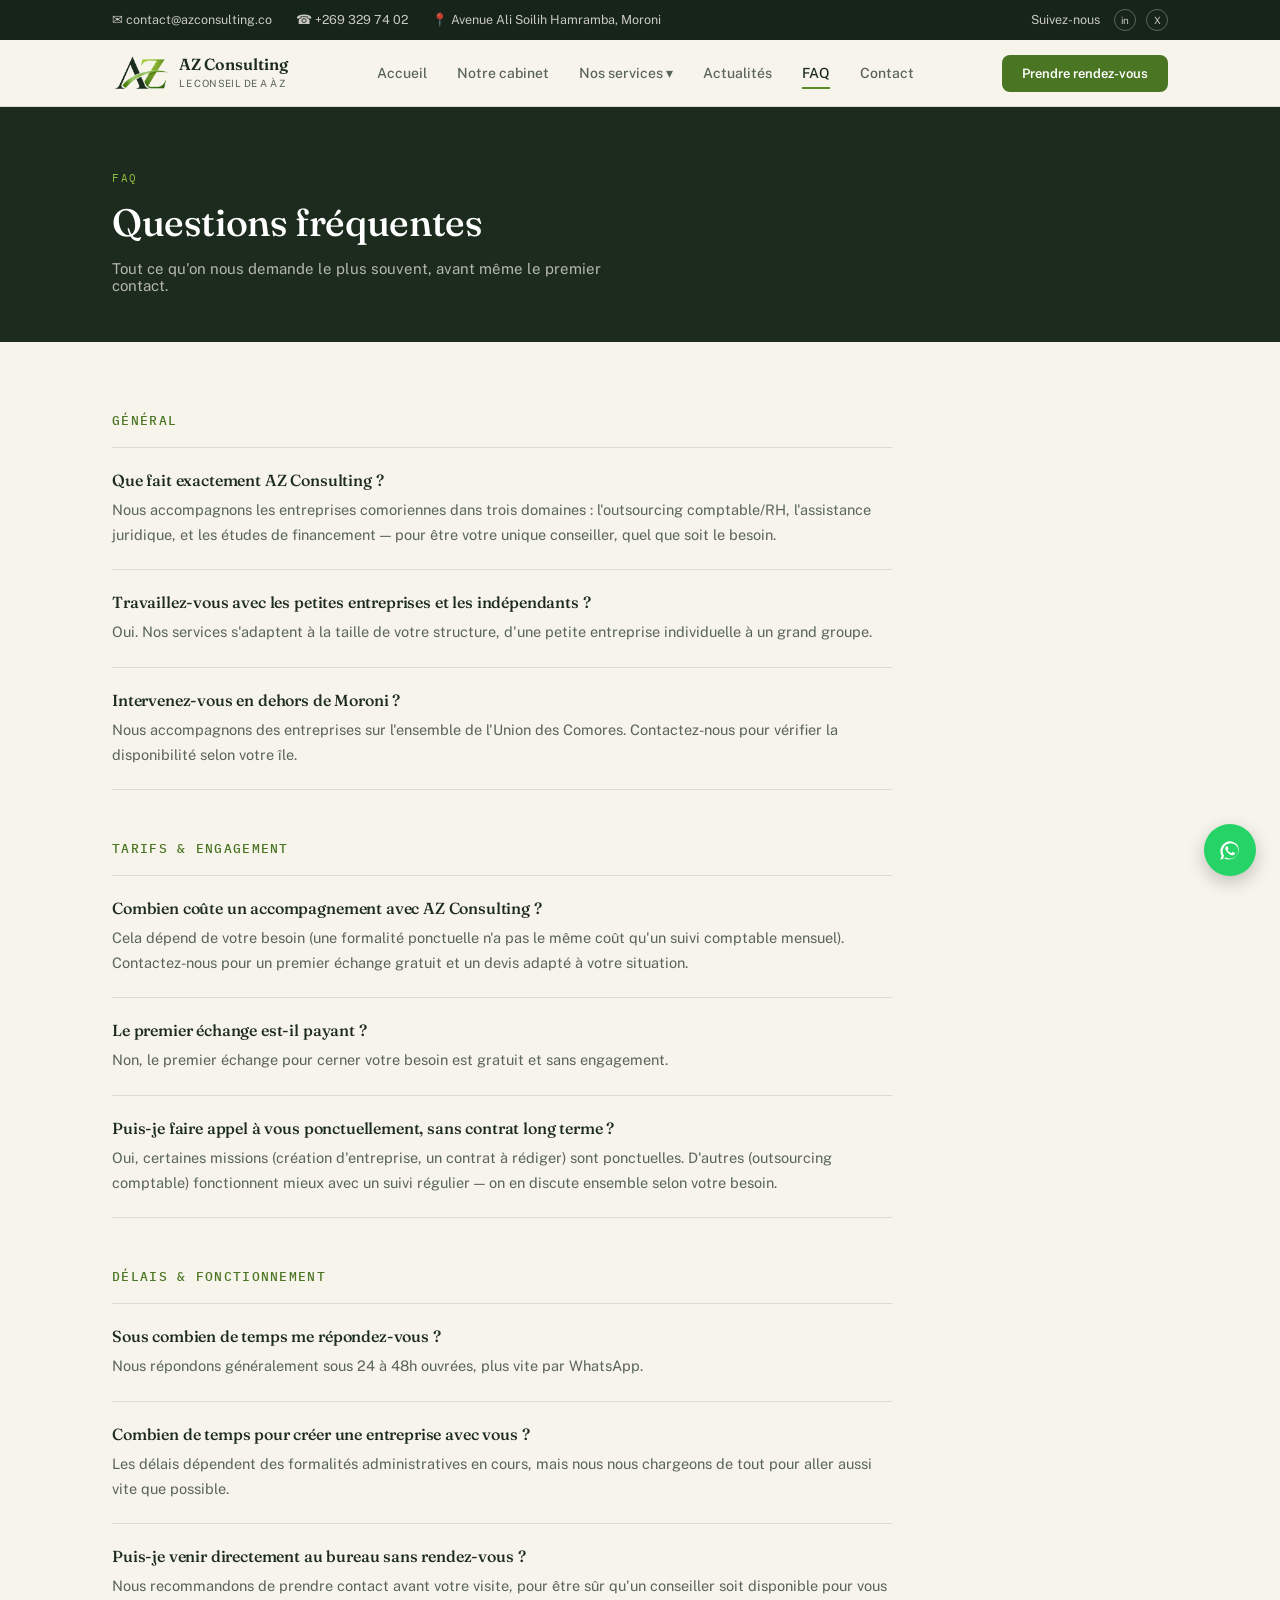
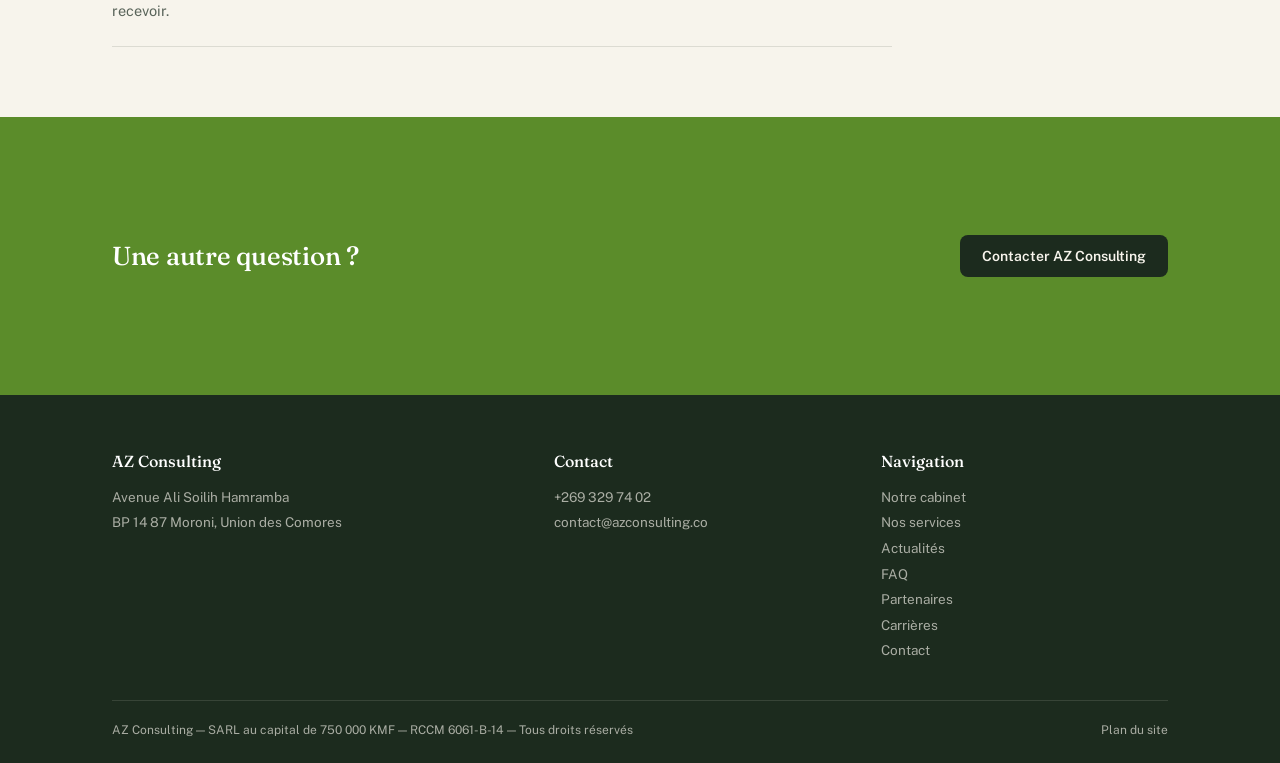
<file: faq.html>
<!DOCTYPE html>
<html lang="fr">
<head>
<meta charset="UTF-8">
<title>FAQ — AZ Consulting</title>
<meta name="description" content="Questions fréquentes sur les services d'AZ Consulting : tarifs, délais, zone d'intervention, premier contact.">
<meta name="viewport" content="width=device-width, initial-scale=1.0">
<link rel="preconnect" href="https://fonts.googleapis.com">
<link rel="preconnect" href="https://fonts.gstatic.com" crossorigin>
<link href="https://fonts.googleapis.com/css2?family=Fraunces:opsz,wght@9..144,400;9..144,500;9..144,600&family=Public+Sans:wght@400;500;600&family=IBM+Plex+Mono:wght@500&display=swap" rel="stylesheet">
<style>
  :root{
    --ink:#1C2B1E; --ink-soft:#2A3B2C; --cream:#F7F4EC; --white:#FFFFFF;
    --green:#5B8C2A; --green-light:#8FBF3F; --green-dark:#4A7522; --slate:#59645A;
    --line: rgba(28,43,30,0.12);
  }
  *{box-sizing:border-box; margin:0; padding:0;}
  body{font-family:'Public Sans', sans-serif; background:var(--cream); color:var(--ink); -webkit-font-smoothing:antialiased;}
  h1,h2,h3{font-family:'Fraunces', serif; font-weight:500; letter-spacing:-0.01em; color:var(--ink);}
  a{color:inherit; text-decoration:none;}
  .wrap{max-width:1120px; margin:0 auto; padding:0 32px;}
  .eyebrow{font-family:'IBM Plex Mono', monospace; font-size:11px; letter-spacing:0.14em; text-transform:uppercase; color:var(--green);}

  header{position:sticky; top:0; z-index:20; background:rgba(247,244,236,0.92); backdrop-filter:blur(6px); border-bottom:1px solid var(--line);}
  .nav{display:flex; align-items:center; justify-content:space-between; padding:18px 32px;}
  .logo{display:flex; align-items:center; gap:10px;}
  .logo-mark{height:34px; width:auto; display:block; flex:none;}
  .logo-text{line-height:1.15;}
  .logo-text b{font-family:'Fraunces', serif; font-size:16px; display:block;}
  .logo-text span{font-size:10px; color:var(--slate); letter-spacing:0.04em;}
  nav ul{list-style:none; display:flex; gap:28px; font-size:13.5px; font-weight:500;}
  nav ul a{color:var(--slate); position:relative; padding:4px 0;}
  nav ul a.active{color:var(--ink);}
  nav ul a.active::after{content:""; position:absolute; left:0; right:0; bottom:-2px; height:2px; background:var(--green);}
  .nav-cta{background:var(--ink); color:var(--cream); font-size:13px; font-weight:500; padding:10px 18px; border-radius:100px;}

  .page-hero{background:var(--ink); color:var(--white); padding:64px 0 48px;}
  .page-hero .eyebrow{color:var(--green-light); margin-bottom:14px;}
  .page-hero h1{font-size:38px; color:var(--white); max-width:620px;}
  .page-hero p{color:rgba(247,244,236,0.7); font-size:15px; max-width:520px; margin-top:14px;}

  section{padding:70px 0;}
  .faq-cat{margin-bottom:50px;}
  .faq-cat:last-child{margin-bottom:0;}
  .faq-cat h2{font-size:13px; font-family:'IBM Plex Mono', monospace; letter-spacing:0.1em; text-transform:uppercase; color:var(--green-dark); margin-bottom:18px; font-weight:500;}
  .faq-item{border-top:1px solid var(--line); padding:22px 0; max-width:780px;}
  .faq-item:last-child{border-bottom:1px solid var(--line);}
  .faq-item h3{font-size:16px; margin-bottom:8px;}
  .faq-item p{font-size:14.5px; color:var(--slate); line-height:1.7;}

  .cta-band{background:var(--green); color:var(--white);}
  .cta-band .wrap{display:flex; align-items:center; justify-content:space-between; padding:48px 32px;}
  .cta-band h2{color:var(--white); font-size:26px; max-width:420px;}
  .btn-primary{background:var(--ink); color:var(--cream); font-weight:600; font-size:14px; padding:13px 22px; border-radius:8px; display:inline-block;}

  footer{background:var(--ink); color:rgba(247,244,236,0.65); padding:56px 0 26px;}
  .footer-grid{display:grid; grid-template-columns:1.4fr 1fr 1fr; gap:40px; padding-bottom:36px; border-bottom:1px solid rgba(247,244,236,0.12);}
  .footer-grid h4{font-family:'Fraunces', serif; color:var(--white); font-size:16px; margin-bottom:14px; font-weight:500;}
  .footer-grid p, .footer-grid li{font-size:13.5px; line-height:1.9;}
  .footer-grid ul{list-style:none;}
  .footer-bottom{display:flex; justify-content:space-between; padding-top:22px; font-size:12px;}

  .wa-float{position:fixed; right:24px; bottom:24px; z-index:30; background:#25D366; color:var(--white); width:52px; height:52px; border-radius:50%; display:flex; align-items:center; justify-content:center; box-shadow:0 6px 18px rgba(0,0,0,0.22);}
  .wa-float svg{width:26px; height:26px;}

  @media (max-width:860px){
    nav ul{display:none;}
    .cta-band .wrap{flex-direction:column; gap:20px; align-items:flex-start;}
    .footer-grid{grid-template-columns:1fr; gap:28px;}
  }
</style>
<style>:root{--az-max:1120px}</style>
<meta name="theme-color" content="#16241A">
<link rel="stylesheet" href="assets/site.css">
<link rel="icon" href="favicon.ico" sizes="any">
<link rel="icon" type="image/png" sizes="32x32" href="assets/favicon-32.png">
<link rel="apple-touch-icon" href="assets/apple-touch-icon.png">
</head>
<body>

<div class="az-topbar">
  <div class="az-wrap">
    <div class="az-tb-left">
      <a href="mailto:contact@azconsulting.co">✉ contact@azconsulting.co</a>
      <a href="tel:+2693297402">☎ +269 329 74 02</a>
      <span class="az-tb-addr">📍 Avenue Ali Soilih Hamramba, Moroni</span>
    </div>
    <div class="az-tb-right">
      <span>Suivez-nous</span>
      <div class="az-tb-social"><a href="#" aria-label="LinkedIn">in</a><a href="#" aria-label="X">X</a></div>
    </div>
  </div>
</div>

<div class="az-header" id="azHeader">
  <div class="az-nav az-wrap">
    <a class="az-logo" href="index.html" aria-label="AZ Consulting, accueil">
      <img src="assets/logo-header.png" alt="AZ Consulting">
      <span class="az-logo-text"><b>AZ Consulting</b><span>LE CONSEIL DE A À Z</span></span>
    </a>
    <div class="az-menu" id="azMenu" role="navigation" aria-label="Navigation principale">
      <button type="button" class="az-menu-close" aria-label="Fermer le menu">×</button>
      <ul>
        <li><a href="index.html">Accueil</a></li>
        <li><a href="cabinet.html">Notre cabinet</a></li>
        <li class="az-has-drop">
          <a href="services.html">Nos services ▾</a>
          <div class="az-dropdown">
            <a href="services.html#outsourcing">Outsourcing<span>Comptabilité &amp; RH</span></a>
            <a href="services.html#juridique">Assistance juridique<span>Conformité &amp; contrats</span></a>
            <a href="services.html#etudes">Études<span>Financement &amp; agréments</span></a>
          </div>
        </li>
        <li><a href="actualites.html">Actualités</a></li>
        <li><a href="faq.html" class="active">FAQ</a></li>
        <li><a href="contact.html">Contact</a></li>
      </ul>
      <a class="az-cta-mobile" href="contact.html">Prendre rendez-vous</a>
    </div>
    <a class="az-cta" href="contact.html">Prendre rendez-vous</a>
    <button type="button" class="az-burger" id="azBurger" aria-label="Ouvrir le menu" aria-expanded="false" aria-controls="azMenu"><span></span><span></span><span></span></button>
  </div>
  <div class="az-overlay" id="azOverlay"></div>
</div>


<section class="page-hero" style="padding-bottom:48px;">
  <div class="wrap">
    <div class="eyebrow">FAQ</div>
    <h1>Questions fréquentes</h1>
    <p>Tout ce qu'on nous demande le plus souvent, avant même le premier contact.</p>
  </div>
</section>

<section>
  <div class="wrap">

    <div class="faq-cat">
      <h2>Général</h2>
      <div class="faq-item"><h3>Que fait exactement AZ Consulting ?</h3><p>Nous accompagnons les entreprises comoriennes dans trois domaines : l'outsourcing comptable/RH, l'assistance juridique, et les études de financement — pour être votre unique conseiller, quel que soit le besoin.</p></div>
      <div class="faq-item"><h3>Travaillez-vous avec les petites entreprises et les indépendants ?</h3><p>Oui. Nos services s'adaptent à la taille de votre structure, d'une petite entreprise individuelle à un grand groupe.</p></div>
      <div class="faq-item"><h3>Intervenez-vous en dehors de Moroni ?</h3><p>Nous accompagnons des entreprises sur l'ensemble de l'Union des Comores. Contactez-nous pour vérifier la disponibilité selon votre île.</p></div>
    </div>

    <div class="faq-cat">
      <h2>Tarifs & engagement</h2>
      <div class="faq-item"><h3>Combien coûte un accompagnement avec AZ Consulting ?</h3><p>Cela dépend de votre besoin (une formalité ponctuelle n'a pas le même coût qu'un suivi comptable mensuel). Contactez-nous pour un premier échange gratuit et un devis adapté à votre situation.</p></div>
      <div class="faq-item"><h3>Le premier échange est-il payant ?</h3><p>Non, le premier échange pour cerner votre besoin est gratuit et sans engagement.</p></div>
      <div class="faq-item"><h3>Puis-je faire appel à vous ponctuellement, sans contrat long terme ?</h3><p>Oui, certaines missions (création d'entreprise, un contrat à rédiger) sont ponctuelles. D'autres (outsourcing comptable) fonctionnent mieux avec un suivi régulier — on en discute ensemble selon votre besoin.</p></div>
    </div>

    <div class="faq-cat">
      <h2>Délais & fonctionnement</h2>
      <div class="faq-item"><h3>Sous combien de temps me répondez-vous ?</h3><p>Nous répondons généralement sous 24 à 48h ouvrées, plus vite par WhatsApp.</p></div>
      <div class="faq-item"><h3>Combien de temps pour créer une entreprise avec vous ?</h3><p>Les délais dépendent des formalités administratives en cours, mais nous nous chargeons de tout pour aller aussi vite que possible.</p></div>
      <div class="faq-item"><h3>Puis-je venir directement au bureau sans rendez-vous ?</h3><p>Nous recommandons de prendre contact avant votre visite, pour être sûr qu'un conseiller soit disponible pour vous recevoir.</p></div>
    </div>

  </div>
</section>

<section class="cta-band">
  <div class="wrap">
    <h2>Une autre question ?</h2>
    <a href="contact.html" class="btn-primary">Contacter AZ Consulting</a>
  </div>
</section>

<a href="https://wa.me/2693297402" class="wa-float" aria-label="Contacter sur WhatsApp" target="_blank" rel="noopener">
  <svg viewBox="0 0 24 24" fill="currentColor"><path d="M17.6 6.32A8.86 8.86 0 0 0 12.05 4a8.94 8.94 0 0 0-7.73 13.4L3 21l3.7-1.29a8.9 8.9 0 0 0 4.35 1.13h0a8.94 8.94 0 0 0 6.32-15.24Zm-5.55 13.7h0a7.4 7.4 0 0 1-3.78-1.04l-.27-.16-2.24.78.75-2.2-.18-.28a7.42 7.42 0 0 1 11.5-9.22 7.4 7.4 0 0 1-5.78 12.12Zm4.06-5.56c-.22-.11-1.3-.64-1.5-.72s-.35-.11-.5.11-.57.72-.7.87-.26.17-.48.06a6.1 6.1 0 0 1-1.8-1.11 6.7 6.7 0 0 1-1.24-1.55c-.13-.22 0-.34.1-.45.1-.1.22-.26.33-.39a1.5 1.5 0 0 0 .22-.37.4.4 0 0 0 0-.39c-.06-.11-.5-1.2-.68-1.65s-.36-.37-.5-.38h-.43a.82.82 0 0 0-.6.28 2.5 2.5 0 0 0-.78 1.86 4.36 4.36 0 0 0 .92 2.3 9.9 9.9 0 0 0 3.8 3.36c.53.23.95.37 1.27.47a3.05 3.05 0 0 0 1.4.09 2.3 2.3 0 0 0 1.5-1.06 1.9 1.9 0 0 0 .13-1.06c-.06-.1-.2-.15-.42-.27Z"/></svg>
</a>

<footer>
  <div class="wrap">
    <div class="footer-grid">
      <div>
        <h4>AZ Consulting</h4>
        <p>Avenue Ali Soilih Hamramba<br>BP 14 87 Moroni, Union des Comores</p>
      </div>
      <div>
        <h4>Contact</h4>
        <ul><li>+269 329 74 02</li><li>contact@azconsulting.co</li></ul>
      </div>
      <div>
        <h4>Navigation</h4>
        <ul><li><a href="cabinet.html">Notre cabinet</a></li><li><a href="services.html">Nos services</a></li><li><a href="actualites.html">Actualités</a></li><li><a href="faq.html">FAQ</a></li><li><a href="partenaires.html">Partenaires</a></li><li><a href="carrieres.html">Carrières</a></li><li><a href="contact.html">Contact</a></li></ul>
      </div>
    </div>
    <div class="footer-bottom">
      <span>AZ Consulting — SARL au capital de 750 000 KMF — RCCM 6061-B-14 — Tous droits réservés</span>
      <span><a href="plan-du-site.html">Plan du site</a></span>
    </div>
  </div>
</footer>

<script src="assets/site.js" defer></script>
</body>
</html>
</file>
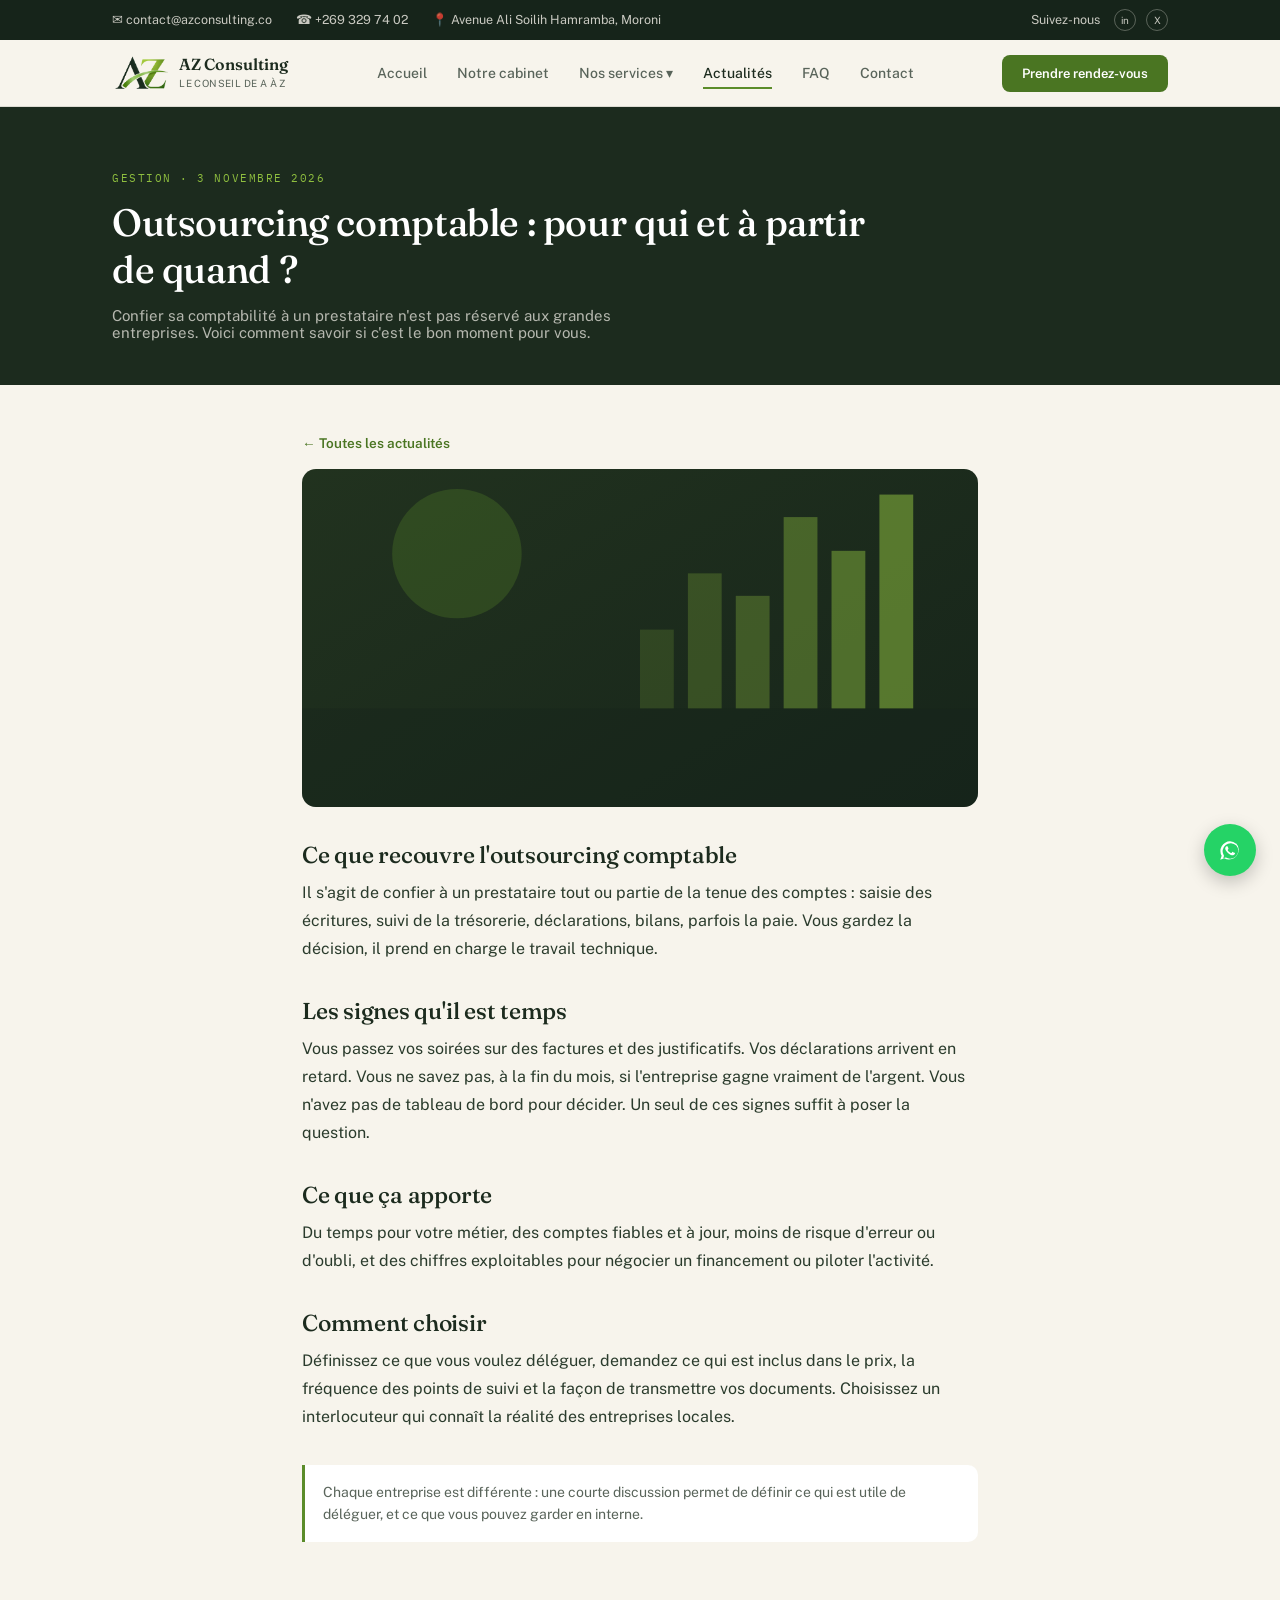
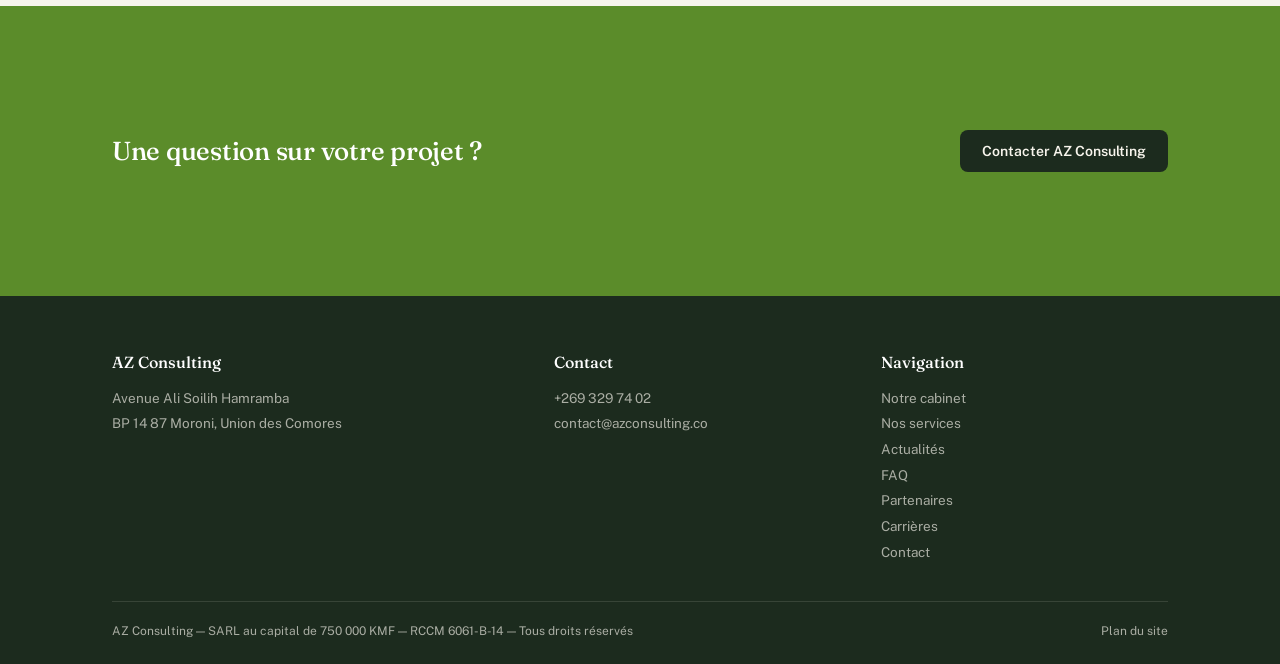
<file: outsourcing-comptable-pour-qui.html>
<!DOCTYPE html>
<html lang="fr">
<head>
<meta charset="UTF-8">
<title>Outsourcing comptable : pour qui et à partir de quand ? — AZ Consulting</title>
<meta name="description" content="Confier sa comptabilité à un prestataire n'est pas réservé aux grandes entreprises. Voici comment savoir si c'est le bon moment pour vous.">
<meta name="viewport" content="width=device-width, initial-scale=1.0">
<link rel="preconnect" href="https://fonts.googleapis.com">
<link rel="preconnect" href="https://fonts.gstatic.com" crossorigin>
<link href="https://fonts.googleapis.com/css2?family=Fraunces:opsz,wght@9..144,400;9..144,500;9..144,600&family=Public+Sans:wght@400;500;600&family=IBM+Plex+Mono:wght@500&display=swap" rel="stylesheet">
<style>
  :root{
    --ink:#1C2B1E; --ink-soft:#2A3B2C; --cream:#F7F4EC; --white:#FFFFFF;
    --green:#5B8C2A; --green-light:#8FBF3F; --green-dark:#4A7522; --slate:#59645A;
    --line: rgba(28,43,30,0.12);
  }
  *{box-sizing:border-box; margin:0; padding:0;}
  body{font-family:'Public Sans', sans-serif; background:var(--cream); color:var(--ink); -webkit-font-smoothing:antialiased;}
  h1,h2,h3{font-family:'Fraunces', serif; font-weight:500; letter-spacing:-0.01em; color:var(--ink);}
  a{color:inherit; text-decoration:none;}
  .wrap{max-width:1120px; margin:0 auto; padding:0 32px;}
  .eyebrow{font-family:'IBM Plex Mono', monospace; font-size:11px; letter-spacing:0.14em; text-transform:uppercase; color:var(--green);}

  header{position:sticky; top:0; z-index:20; background:rgba(247,244,236,0.92); backdrop-filter:blur(6px); border-bottom:1px solid var(--line);}
  .nav{display:flex; align-items:center; justify-content:space-between; padding:18px 32px;}
  .logo{display:flex; align-items:center; gap:10px;}
  .logo-mark{height:34px; width:auto; display:block; flex:none;}
  .logo-text{line-height:1.15;}
  .logo-text b{font-family:'Fraunces', serif; font-size:16px; display:block;}
  .logo-text span{font-size:10px; color:var(--slate); letter-spacing:0.04em;}
  nav ul{list-style:none; display:flex; gap:28px; font-size:13.5px; font-weight:500;}
  nav ul a{color:var(--slate); position:relative; padding:4px 0;}
  nav ul a.active{color:var(--ink);}
  nav ul a.active::after{content:""; position:absolute; left:0; right:0; bottom:-2px; height:2px; background:var(--green);}
  .nav-cta{background:var(--ink); color:var(--cream); font-size:13px; font-weight:500; padding:10px 18px; border-radius:100px;}

  .page-hero{background:var(--ink); color:var(--white); padding:64px 0 48px;}
  .page-hero .eyebrow{color:var(--green-light); margin-bottom:14px;}
  .page-hero h1{font-size:38px; color:var(--white); max-width:620px;}
  .page-hero p{color:rgba(247,244,236,0.7); font-size:15px; max-width:520px; margin-top:14px;}

  section{padding:76px 0;}
  .article-grid{display:grid; grid-template-columns:repeat(3,1fr); gap:22px;}
  .article-card{border:1px solid var(--line); border-radius:14px; overflow:hidden; background:var(--white);}
  .article-thumb{aspect-ratio:16/10; background:linear-gradient(135deg, var(--ink-soft), var(--ink)); display:flex; align-items:center; justify-content:center;}
  .article-thumb span{font-family:'IBM Plex Mono', monospace; font-size:10.5px; letter-spacing:0.08em; text-transform:uppercase; color:rgba(247,244,236,0.55); border:1px dashed rgba(247,244,236,0.35); padding:6px 12px; border-radius:100px;}
  .article-body{padding:22px 22px 24px;}
  .article-body .tag{font-family:'IBM Plex Mono', monospace; font-size:10.5px; letter-spacing:0.08em; text-transform:uppercase; color:var(--green-dark); margin-bottom:8px; display:block;}
  .article-body h3{font-size:15.5px; margin-bottom:8px;}
  .article-body p{font-size:13px; color:var(--slate); line-height:1.6;}

  .empty-state{background:var(--white); border:1px dashed var(--line); border-radius:14px; padding:48px; text-align:center; margin-top:40px;}
  .empty-state h2{font-size:20px; margin-bottom:10px;}
  .empty-state p{font-size:14px; color:var(--slate); max-width:460px; margin:0 auto;}

  .cta-band{background:var(--green); color:var(--white);}
  .cta-band .wrap{display:flex; align-items:center; justify-content:space-between; padding:48px 32px;}
  .cta-band h2{color:var(--white); font-size:26px; max-width:420px;}
  .btn-primary{background:var(--ink); color:var(--cream); font-weight:600; font-size:14px; padding:13px 22px; border-radius:8px; display:inline-block;}

  footer{background:var(--ink); color:rgba(247,244,236,0.65); padding:56px 0 26px;}
  .footer-grid{display:grid; grid-template-columns:1.4fr 1fr 1fr; gap:40px; padding-bottom:36px; border-bottom:1px solid rgba(247,244,236,0.12);}
  .footer-grid h4{font-family:'Fraunces', serif; color:var(--white); font-size:16px; margin-bottom:14px; font-weight:500;}
  .footer-grid p, .footer-grid li{font-size:13.5px; line-height:1.9;}
  .footer-grid ul{list-style:none;}
  .footer-bottom{display:flex; justify-content:space-between; padding-top:22px; font-size:12px;}

  .wa-float{position:fixed; right:24px; bottom:24px; z-index:30; background:#25D366; color:var(--white); width:52px; height:52px; border-radius:50%; display:flex; align-items:center; justify-content:center; box-shadow:0 6px 18px rgba(0,0,0,0.22);}
  .wa-float svg{width:26px; height:26px;}

  @media (max-width:860px){
    nav ul{display:none;}
    .article-grid{grid-template-columns:1fr;}
    .cta-band .wrap{flex-direction:column; gap:20px; align-items:flex-start;}
    .footer-grid{grid-template-columns:1fr; gap:28px;}
  }
</style>
<style>:root{--az-max:1120px}</style>
<meta name="theme-color" content="#16241A">
<link rel="stylesheet" href="assets/site.css">
<style>
.az-posts{display:grid;grid-template-columns:repeat(3,1fr);gap:22px;}
.az-post-card{display:flex;flex-direction:column;border:1px solid rgba(28,43,30,.12);border-radius:14px;overflow:hidden;background:#fff;transition:transform .15s,box-shadow .15s;}
.az-post-card:hover{transform:translateY(-3px);box-shadow:0 10px 28px rgba(28,43,30,.10);}
.az-post-card img{display:block;width:100%;aspect-ratio:16/10;object-fit:cover;}
.az-post-body{padding:22px 22px 24px;display:flex;flex-direction:column;flex:1;}
.az-post-body .tag{font-family:'IBM Plex Mono',monospace;font-size:10.5px;letter-spacing:.08em;text-transform:uppercase;color:#B98A33;margin-bottom:8px;}
.az-post-body h3{font-size:17px;line-height:1.3;margin-bottom:8px;}
.az-post-body p{font-size:13.5px;color:#59645A;line-height:1.6;margin-bottom:14px;}
.az-post-meta{margin-top:auto;font-size:12px;color:#59645A;}
.az-article{max-width:740px;margin:0 auto;padding:0 32px;}
.az-article h2{font-size:23px;margin:34px 0 10px;}
.az-article p{font-size:16px;line-height:1.75;color:#2A3B2C;}
.az-article .az-cover{display:block;width:100%;border-radius:14px;margin:-8px 0 8px;aspect-ratio:16/8;object-fit:cover;}
.az-note{margin-top:34px;padding:16px 18px;border-left:3px solid #5B8C2A;background:#fff;border-radius:0 10px 10px 0;font-size:14px;color:#59645A;line-height:1.6;}
.az-back{display:inline-block;margin:0 0 26px;font-size:13.5px;font-weight:600;color:#4A7522;}
@media(max-width:900px){.az-posts{grid-template-columns:1fr 1fr;}}
@media(max-width:620px){.az-posts{grid-template-columns:1fr;}.az-article{padding:0 20px;}.az-article h2{font-size:21px;}}
</style>
<link rel="icon" href="favicon.ico" sizes="any">
<link rel="icon" type="image/png" sizes="32x32" href="assets/favicon-32.png">
<link rel="apple-touch-icon" href="assets/apple-touch-icon.png">
</head>
<body>

<div class="az-topbar">
  <div class="az-wrap">
    <div class="az-tb-left">
      <a href="mailto:contact@azconsulting.co">✉ contact@azconsulting.co</a>
      <a href="tel:+2693297402">☎ +269 329 74 02</a>
      <span class="az-tb-addr">📍 Avenue Ali Soilih Hamramba, Moroni</span>
    </div>
    <div class="az-tb-right">
      <span>Suivez-nous</span>
      <div class="az-tb-social"><a href="#" aria-label="LinkedIn">in</a><a href="#" aria-label="X">X</a></div>
    </div>
  </div>
</div>

<div class="az-header" id="azHeader">
  <div class="az-nav az-wrap">
    <a class="az-logo" href="index.html" aria-label="AZ Consulting, accueil">
      <img src="assets/logo-header.png" alt="AZ Consulting">
      <span class="az-logo-text"><b>AZ Consulting</b><span>LE CONSEIL DE A À Z</span></span>
    </a>
    <div class="az-menu" id="azMenu" role="navigation" aria-label="Navigation principale">
      <button type="button" class="az-menu-close" aria-label="Fermer le menu">×</button>
      <ul>
        <li><a href="index.html">Accueil</a></li>
        <li><a href="cabinet.html">Notre cabinet</a></li>
        <li class="az-has-drop">
          <a href="services.html">Nos services ▾</a>
          <div class="az-dropdown">
            <a href="services.html#outsourcing">Outsourcing<span>Comptabilité &amp; RH</span></a>
            <a href="services.html#juridique">Assistance juridique<span>Conformité &amp; contrats</span></a>
            <a href="services.html#etudes">Études<span>Financement &amp; agréments</span></a>
          </div>
        </li>
        <li><a href="actualites.html" class="active">Actualités</a></li>
        <li><a href="faq.html">FAQ</a></li>
        <li><a href="contact.html">Contact</a></li>
      </ul>
      <a class="az-cta-mobile" href="contact.html">Prendre rendez-vous</a>
    </div>
    <a class="az-cta" href="contact.html">Prendre rendez-vous</a>
    <button type="button" class="az-burger" id="azBurger" aria-label="Ouvrir le menu" aria-expanded="false" aria-controls="azMenu"><span></span><span></span><span></span></button>
  </div>
  <div class="az-overlay" id="azOverlay"></div>
</div>


<section class="page-hero" style="padding-bottom:44px;"><div class="wrap">
<div class="eyebrow">Gestion · 3 novembre 2026</div><h1 style="max-width:760px;">Outsourcing comptable : pour qui et à partir de quand ?</h1><p>Confier sa comptabilité à un prestataire n'est pas réservé aux grandes entreprises. Voici comment savoir si c'est le bon moment pour vous.</p></div></section>
<section style="padding:48px 0 64px;"><article class="az-article">
<a class="az-back" href="actualites.html">← Toutes les actualités</a>
<img class="az-cover" src="assets/actus/outsourcing-comptable-pour-qui.svg" alt="">
<h2>Ce que recouvre l'outsourcing comptable</h2>
<p>Il s'agit de confier à un prestataire tout ou partie de la tenue des comptes : saisie des écritures, suivi de la trésorerie, déclarations, bilans, parfois la paie. Vous gardez la décision, il prend en charge le travail technique.</p>
<h2>Les signes qu'il est temps</h2>
<p>Vous passez vos soirées sur des factures et des justificatifs. Vos déclarations arrivent en retard. Vous ne savez pas, à la fin du mois, si l'entreprise gagne vraiment de l'argent. Vous n'avez pas de tableau de bord pour décider. Un seul de ces signes suffit à poser la question.</p>
<h2>Ce que ça apporte</h2>
<p>Du temps pour votre métier, des comptes fiables et à jour, moins de risque d'erreur ou d'oubli, et des chiffres exploitables pour négocier un financement ou piloter l'activité.</p>
<h2>Comment choisir</h2>
<p>Définissez ce que vous voulez déléguer, demandez ce qui est inclus dans le prix, la fréquence des points de suivi et la façon de transmettre vos documents. Choisissez un interlocuteur qui connaît la réalité des entreprises locales.</p>
<div class="az-note">Chaque entreprise est différente : une courte discussion permet de définir ce qui est utile de déléguer, et ce que vous pouvez garder en interne.</div>
</article></section>
<section class="cta-band">
  <div class="wrap">
    <h2>Une question sur votre projet ?</h2>
    <a href="contact.html" class="btn-primary">Contacter AZ Consulting</a>
  </div>
</section>

<a href="https://wa.me/2693297402" class="wa-float" aria-label="Contacter sur WhatsApp" target="_blank" rel="noopener">
  <svg viewBox="0 0 24 24" fill="currentColor"><path d="M17.6 6.32A8.86 8.86 0 0 0 12.05 4a8.94 8.94 0 0 0-7.73 13.4L3 21l3.7-1.29a8.9 8.9 0 0 0 4.35 1.13h0a8.94 8.94 0 0 0 6.32-15.24Zm-5.55 13.7h0a7.4 7.4 0 0 1-3.78-1.04l-.27-.16-2.24.78.75-2.2-.18-.28a7.42 7.42 0 0 1 11.5-9.22 7.4 7.4 0 0 1-5.78 12.12Zm4.06-5.56c-.22-.11-1.3-.64-1.5-.72s-.35-.11-.5.11-.57.72-.7.87-.26.17-.48.06a6.1 6.1 0 0 1-1.8-1.11 6.7 6.7 0 0 1-1.24-1.55c-.13-.22 0-.34.1-.45.1-.1.22-.26.33-.39a1.5 1.5 0 0 0 .22-.37.4.4 0 0 0 0-.39c-.06-.11-.5-1.2-.68-1.65s-.36-.37-.5-.38h-.43a.82.82 0 0 0-.6.28 2.5 2.5 0 0 0-.78 1.86 4.36 4.36 0 0 0 .92 2.3 9.9 9.9 0 0 0 3.8 3.36c.53.23.95.37 1.27.47a3.05 3.05 0 0 0 1.4.09 2.3 2.3 0 0 0 1.5-1.06 1.9 1.9 0 0 0 .13-1.06c-.06-.1-.2-.15-.42-.27Z"/></svg>
</a>

<footer>
  <div class="wrap">
    <div class="footer-grid">
      <div>
        <h4>AZ Consulting</h4>
        <p>Avenue Ali Soilih Hamramba<br>BP 14 87 Moroni, Union des Comores</p>
      </div>
      <div>
        <h4>Contact</h4>
        <ul><li>+269 329 74 02</li><li>contact@azconsulting.co</li></ul>
      </div>
      <div>
        <h4>Navigation</h4>
        <ul><li><a href="cabinet.html">Notre cabinet</a></li><li><a href="services.html">Nos services</a></li><li><a href="actualites.html">Actualités</a></li><li><a href="faq.html">FAQ</a></li><li><a href="partenaires.html">Partenaires</a></li><li><a href="carrieres.html">Carrières</a></li><li><a href="contact.html">Contact</a></li></ul>
      </div>
    </div>
    <div class="footer-bottom">
      <span>AZ Consulting — SARL au capital de 750 000 KMF — RCCM 6061-B-14 — Tous droits réservés</span>
      <span><a href="plan-du-site.html">Plan du site</a></span>
    </div>
  </div>
</footer>

<script src="assets/site.js" defer></script>
</body>
</html>
</file>
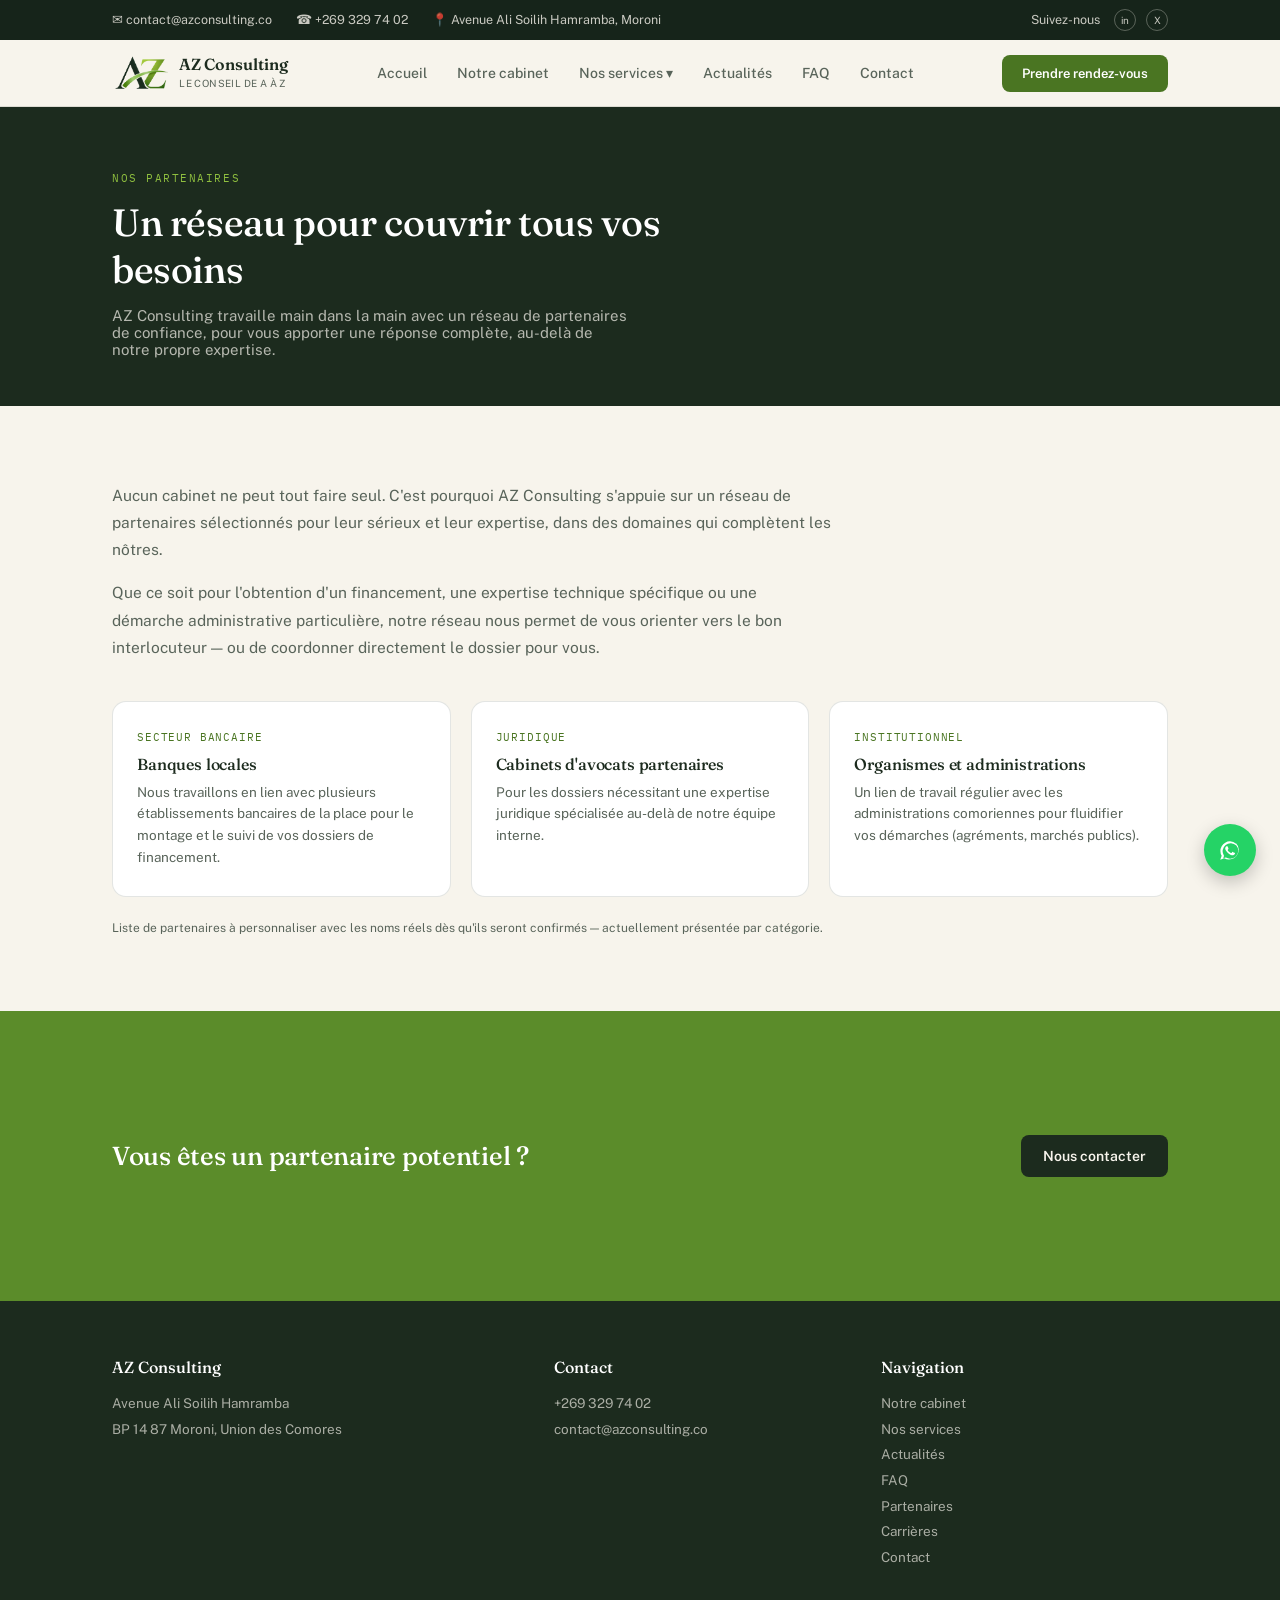
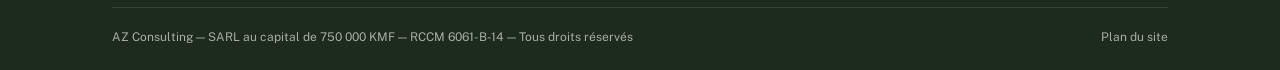
<file: partenaires.html>
<!DOCTYPE html>
<html lang="fr">
<head>
<meta charset="UTF-8">
<title>Nos partenaires — AZ Consulting</title>
<meta name="description" content="AZ Consulting s'appuie sur un réseau de partenaires — banques, cabinets juridiques, organismes — pour accompagner les entreprises comoriennes.">
<meta name="viewport" content="width=device-width, initial-scale=1.0">
<link rel="preconnect" href="https://fonts.googleapis.com">
<link rel="preconnect" href="https://fonts.gstatic.com" crossorigin>
<link href="https://fonts.googleapis.com/css2?family=Fraunces:opsz,wght@9..144,400;9..144,500;9..144,600&family=Public+Sans:wght@400;500;600&family=IBM+Plex+Mono:wght@500&display=swap" rel="stylesheet">
<style>
  :root{
    --ink:#1C2B1E; --ink-soft:#2A3B2C; --cream:#F7F4EC; --white:#FFFFFF;
    --green:#5B8C2A; --green-light:#8FBF3F; --green-dark:#4A7522; --slate:#59645A;
    --line: rgba(28,43,30,0.12);
  }
  *{box-sizing:border-box; margin:0; padding:0;}
  body{font-family:'Public Sans', sans-serif; background:var(--cream); color:var(--ink); -webkit-font-smoothing:antialiased;}
  h1,h2,h3{font-family:'Fraunces', serif; font-weight:500; letter-spacing:-0.01em; color:var(--ink);}
  a{color:inherit; text-decoration:none;}
  .wrap{max-width:1120px; margin:0 auto; padding:0 32px;}
  .eyebrow{font-family:'IBM Plex Mono', monospace; font-size:11px; letter-spacing:0.14em; text-transform:uppercase; color:var(--green);}

  header{position:sticky; top:0; z-index:20; background:rgba(247,244,236,0.92); backdrop-filter:blur(6px); border-bottom:1px solid var(--line);}
  .nav{display:flex; align-items:center; justify-content:space-between; padding:18px 32px;}
  .logo{display:flex; align-items:center; gap:10px;}
  .logo-mark{height:34px; width:auto; display:block; flex:none;}
  .logo-text{line-height:1.15;}
  .logo-text b{font-family:'Fraunces', serif; font-size:16px; display:block;}
  .logo-text span{font-size:10px; color:var(--slate); letter-spacing:0.04em;}
  nav ul{list-style:none; display:flex; gap:28px; font-size:13.5px; font-weight:500;}
  nav ul a{color:var(--slate); position:relative; padding:4px 0;}
  nav ul a.active{color:var(--ink);}
  nav ul a.active::after{content:""; position:absolute; left:0; right:0; bottom:-2px; height:2px; background:var(--green);}
  .nav-cta{background:var(--ink); color:var(--cream); font-size:13px; font-weight:500; padding:10px 18px; border-radius:100px;}

  .page-hero{background:var(--ink); color:var(--white); padding:64px 0 48px;}
  .page-hero .eyebrow{color:var(--green-light); margin-bottom:14px;}
  .page-hero h1{font-size:38px; color:var(--white); max-width:620px;}
  .page-hero p{color:rgba(247,244,236,0.7); font-size:15px; max-width:520px; margin-top:14px;}

  section{padding:76px 0;}
  .intro p{font-size:15.5px; color:var(--slate); line-height:1.75; max-width:720px; margin-bottom:16px;}

  .partner-grid{display:grid; grid-template-columns:repeat(3,1fr); gap:20px; margin-top:40px;}
  .partner-card{background:var(--white); border:1px solid var(--line); border-radius:14px; padding:28px 24px;}
  .partner-card .tag{font-family:'IBM Plex Mono', monospace; font-size:10.5px; letter-spacing:0.08em; text-transform:uppercase; color:var(--green-dark); margin-bottom:10px; display:block;}
  .partner-card h3{font-size:16px; margin-bottom:8px;}
  .partner-card p{font-size:13.5px; color:var(--slate); line-height:1.6;}

  .cta-band{background:var(--green); color:var(--white);}
  .cta-band .wrap{display:flex; align-items:center; justify-content:space-between; padding:48px 32px;}
  .cta-band h2{color:var(--white); font-size:26px; max-width:420px;}
  .btn-primary{background:var(--ink); color:var(--cream); font-weight:600; font-size:14px; padding:13px 22px; border-radius:8px; display:inline-block;}

  footer{background:var(--ink); color:rgba(247,244,236,0.65); padding:56px 0 26px;}
  .footer-grid{display:grid; grid-template-columns:1.4fr 1fr 1fr; gap:40px; padding-bottom:36px; border-bottom:1px solid rgba(247,244,236,0.12);}
  .footer-grid h4{font-family:'Fraunces', serif; color:var(--white); font-size:16px; margin-bottom:14px; font-weight:500;}
  .footer-grid p, .footer-grid li{font-size:13.5px; line-height:1.9;}
  .footer-grid ul{list-style:none;}
  .footer-bottom{display:flex; justify-content:space-between; padding-top:22px; font-size:12px;}

  .wa-float{position:fixed; right:24px; bottom:24px; z-index:30; background:#25D366; color:var(--white); width:52px; height:52px; border-radius:50%; display:flex; align-items:center; justify-content:center; box-shadow:0 6px 18px rgba(0,0,0,0.22);}
  .wa-float svg{width:26px; height:26px;}

  @media (max-width:860px){
    nav ul{display:none;}
    .partner-grid{grid-template-columns:1fr;}
    .cta-band .wrap{flex-direction:column; gap:20px; align-items:flex-start;}
    .footer-grid{grid-template-columns:1fr; gap:28px;}
  }
</style>
<style>:root{--az-max:1120px}</style>
<meta name="theme-color" content="#16241A">
<link rel="stylesheet" href="assets/site.css">
<link rel="icon" href="favicon.ico" sizes="any">
<link rel="icon" type="image/png" sizes="32x32" href="assets/favicon-32.png">
<link rel="apple-touch-icon" href="assets/apple-touch-icon.png">
</head>
<body>

<div class="az-topbar">
  <div class="az-wrap">
    <div class="az-tb-left">
      <a href="mailto:contact@azconsulting.co">✉ contact@azconsulting.co</a>
      <a href="tel:+2693297402">☎ +269 329 74 02</a>
      <span class="az-tb-addr">📍 Avenue Ali Soilih Hamramba, Moroni</span>
    </div>
    <div class="az-tb-right">
      <span>Suivez-nous</span>
      <div class="az-tb-social"><a href="#" aria-label="LinkedIn">in</a><a href="#" aria-label="X">X</a></div>
    </div>
  </div>
</div>

<div class="az-header" id="azHeader">
  <div class="az-nav az-wrap">
    <a class="az-logo" href="index.html" aria-label="AZ Consulting, accueil">
      <img src="assets/logo-header.png" alt="AZ Consulting">
      <span class="az-logo-text"><b>AZ Consulting</b><span>LE CONSEIL DE A À Z</span></span>
    </a>
    <div class="az-menu" id="azMenu" role="navigation" aria-label="Navigation principale">
      <button type="button" class="az-menu-close" aria-label="Fermer le menu">×</button>
      <ul>
        <li><a href="index.html">Accueil</a></li>
        <li><a href="cabinet.html">Notre cabinet</a></li>
        <li class="az-has-drop">
          <a href="services.html">Nos services ▾</a>
          <div class="az-dropdown">
            <a href="services.html#outsourcing">Outsourcing<span>Comptabilité &amp; RH</span></a>
            <a href="services.html#juridique">Assistance juridique<span>Conformité &amp; contrats</span></a>
            <a href="services.html#etudes">Études<span>Financement &amp; agréments</span></a>
          </div>
        </li>
        <li><a href="actualites.html">Actualités</a></li>
        <li><a href="faq.html">FAQ</a></li>
        <li><a href="contact.html">Contact</a></li>
      </ul>
      <a class="az-cta-mobile" href="contact.html">Prendre rendez-vous</a>
    </div>
    <a class="az-cta" href="contact.html">Prendre rendez-vous</a>
    <button type="button" class="az-burger" id="azBurger" aria-label="Ouvrir le menu" aria-expanded="false" aria-controls="azMenu"><span></span><span></span><span></span></button>
  </div>
  <div class="az-overlay" id="azOverlay"></div>
</div>


<section class="page-hero" style="padding-bottom:48px;">
  <div class="wrap">
    <div class="eyebrow">Nos partenaires</div>
    <h1>Un réseau pour couvrir tous vos besoins</h1>
    <p>AZ Consulting travaille main dans la main avec un réseau de partenaires de confiance, pour vous apporter une réponse complète, au-delà de notre propre expertise.</p>
  </div>
</section>

<section>
  <div class="wrap">
    <div class="intro">
      <p>Aucun cabinet ne peut tout faire seul. C'est pourquoi AZ Consulting s'appuie sur un réseau de partenaires sélectionnés pour leur sérieux et leur expertise, dans des domaines qui complètent les nôtres.</p>
      <p>Que ce soit pour l'obtention d'un financement, une expertise technique spécifique ou une démarche administrative particulière, notre réseau nous permet de vous orienter vers le bon interlocuteur — ou de coordonner directement le dossier pour vous.</p>
    </div>

    <div class="partner-grid">
      <div class="partner-card">
        <span class="tag">Secteur bancaire</span>
        <h3>Banques locales</h3>
        <p>Nous travaillons en lien avec plusieurs établissements bancaires de la place pour le montage et le suivi de vos dossiers de financement.</p>
      </div>
      <div class="partner-card">
        <span class="tag">Juridique</span>
        <h3>Cabinets d'avocats partenaires</h3>
        <p>Pour les dossiers nécessitant une expertise juridique spécialisée au-delà de notre équipe interne.</p>
      </div>
      <div class="partner-card">
        <span class="tag">Institutionnel</span>
        <h3>Organismes et administrations</h3>
        <p>Un lien de travail régulier avec les administrations comoriennes pour fluidifier vos démarches (agréments, marchés publics).</p>
      </div>
    </div>
    <p style="font-size:12px; color:var(--slate); margin-top:24px;">Liste de partenaires à personnaliser avec les noms réels dès qu'ils seront confirmés — actuellement présentée par catégorie.</p>
  </div>
</section>

<section class="cta-band">
  <div class="wrap">
    <h2>Vous êtes un partenaire potentiel ?</h2>
    <a href="contact.html" class="btn-primary">Nous contacter</a>
  </div>
</section>

<a href="https://wa.me/2693297402" class="wa-float" aria-label="Contacter sur WhatsApp" target="_blank" rel="noopener">
  <svg viewBox="0 0 24 24" fill="currentColor"><path d="M17.6 6.32A8.86 8.86 0 0 0 12.05 4a8.94 8.94 0 0 0-7.73 13.4L3 21l3.7-1.29a8.9 8.9 0 0 0 4.35 1.13h0a8.94 8.94 0 0 0 6.32-15.24Zm-5.55 13.7h0a7.4 7.4 0 0 1-3.78-1.04l-.27-.16-2.24.78.75-2.2-.18-.28a7.42 7.42 0 0 1 11.5-9.22 7.4 7.4 0 0 1-5.78 12.12Zm4.06-5.56c-.22-.11-1.3-.64-1.5-.72s-.35-.11-.5.11-.57.72-.7.87-.26.17-.48.06a6.1 6.1 0 0 1-1.8-1.11 6.7 6.7 0 0 1-1.24-1.55c-.13-.22 0-.34.1-.45.1-.1.22-.26.33-.39a1.5 1.5 0 0 0 .22-.37.4.4 0 0 0 0-.39c-.06-.11-.5-1.2-.68-1.65s-.36-.37-.5-.38h-.43a.82.82 0 0 0-.6.28 2.5 2.5 0 0 0-.78 1.86 4.36 4.36 0 0 0 .92 2.3 9.9 9.9 0 0 0 3.8 3.36c.53.23.95.37 1.27.47a3.05 3.05 0 0 0 1.4.09 2.3 2.3 0 0 0 1.5-1.06 1.9 1.9 0 0 0 .13-1.06c-.06-.1-.2-.15-.42-.27Z"/></svg>
</a>

<footer>
  <div class="wrap">
    <div class="footer-grid">
      <div>
        <h4>AZ Consulting</h4>
        <p>Avenue Ali Soilih Hamramba<br>BP 14 87 Moroni, Union des Comores</p>
      </div>
      <div>
        <h4>Contact</h4>
        <ul><li>+269 329 74 02</li><li>contact@azconsulting.co</li></ul>
      </div>
      <div>
        <h4>Navigation</h4>
        <ul><li><a href="cabinet.html">Notre cabinet</a></li><li><a href="services.html">Nos services</a></li><li><a href="actualites.html">Actualités</a></li><li><a href="faq.html">FAQ</a></li><li><a href="partenaires.html">Partenaires</a></li><li><a href="carrieres.html">Carrières</a></li><li><a href="contact.html">Contact</a></li></ul>
      </div>
    </div>
    <div class="footer-bottom">
      <span>AZ Consulting — SARL au capital de 750 000 KMF — RCCM 6061-B-14 — Tous droits réservés</span>
      <span><a href="plan-du-site.html">Plan du site</a></span>
    </div>
  </div>
</footer>

<script src="assets/site.js" defer></script>
</body>
</html>
</file>
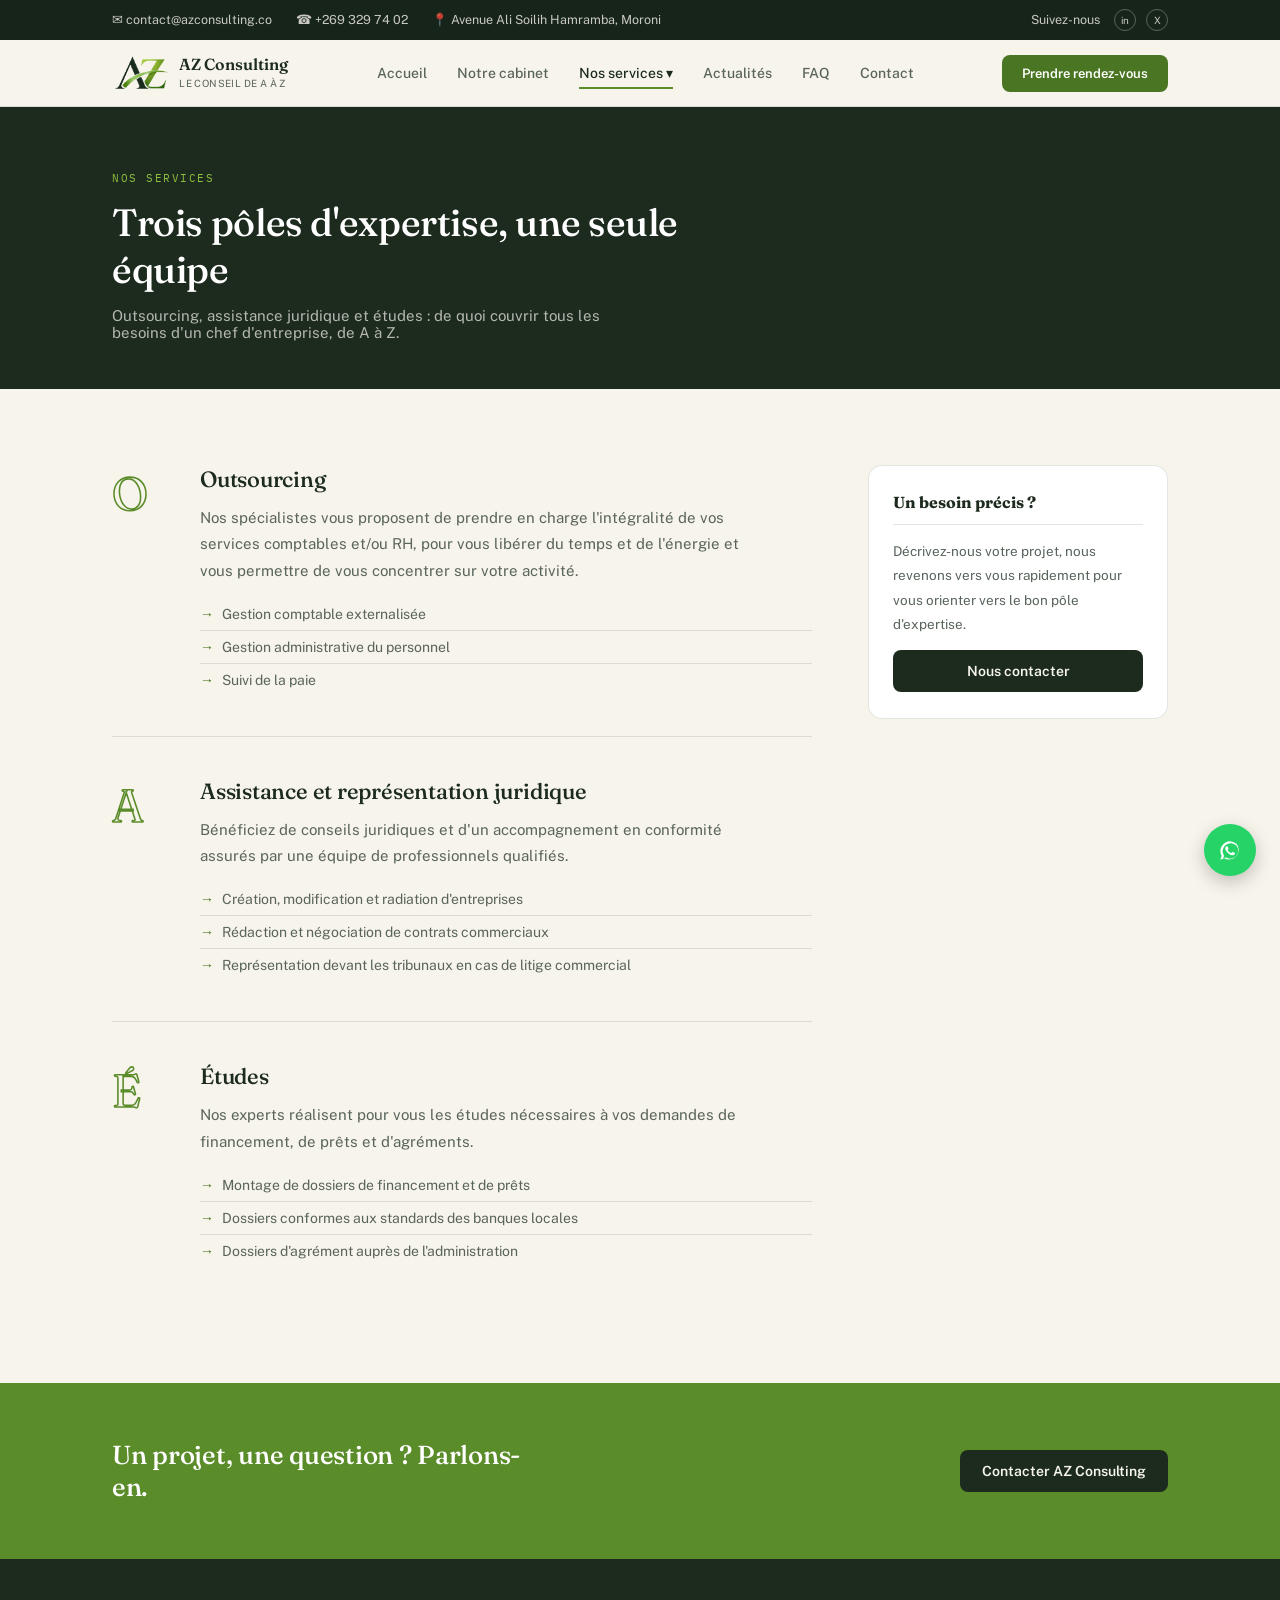
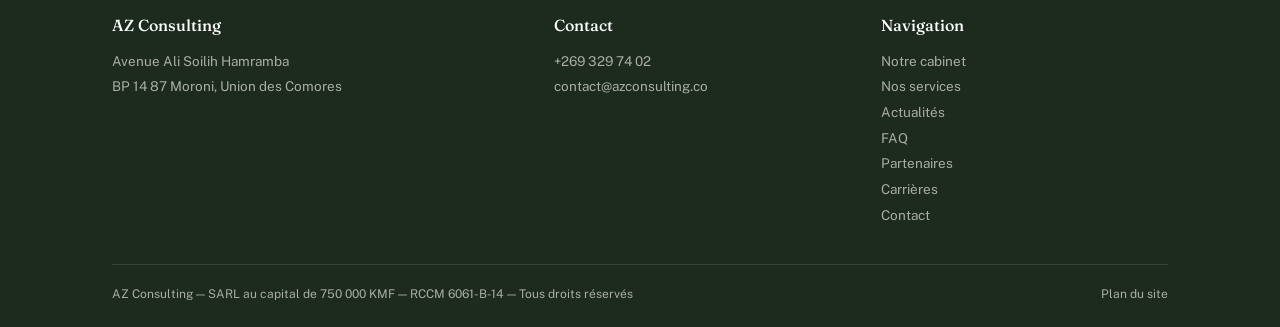
<file: services.html>
<!DOCTYPE html>
<html lang="fr">
<head>
<meta charset="UTF-8">
<title>Nos services — AZ Consulting</title>
<meta name="description" content="Outsourcing comptable et RH, assistance juridique, montage de dossiers de financement : découvrez les services d'AZ Consulting.">
<meta name="viewport" content="width=device-width, initial-scale=1.0">
<link rel="preconnect" href="https://fonts.googleapis.com">
<link rel="preconnect" href="https://fonts.gstatic.com" crossorigin>
<link href="https://fonts.googleapis.com/css2?family=Fraunces:opsz,wght@9..144,400;9..144,500;9..144,600&family=Public+Sans:wght@400;500;600&family=IBM+Plex+Mono:wght@500&display=swap" rel="stylesheet">
<style>
  :root{
    --ink:#1C2B1E; --ink-soft:#2A3B2C; --cream:#F7F4EC; --white:#FFFFFF;
    --green:#5B8C2A; --green-light:#8FBF3F; --green-dark:#4A7522; --slate:#59645A;
    --line: rgba(28,43,30,0.12);
  }
  *{box-sizing:border-box; margin:0; padding:0;}
  body{font-family:'Public Sans', sans-serif; background:var(--cream); color:var(--ink); -webkit-font-smoothing:antialiased;}
  h1,h2,h3{font-family:'Fraunces', serif; font-weight:500; letter-spacing:-0.01em; color:var(--ink);}
  a{color:inherit; text-decoration:none;}
  .wrap{max-width:1120px; margin:0 auto; padding:0 32px;}
  .eyebrow{font-family:'IBM Plex Mono', monospace; font-size:11px; letter-spacing:0.14em; text-transform:uppercase; color:var(--green);}

  header{position:sticky; top:0; z-index:20; background:rgba(247,244,236,0.92); backdrop-filter:blur(6px); border-bottom:1px solid var(--line);}
  .nav{display:flex; align-items:center; justify-content:space-between; padding:18px 32px;}
  .logo{display:flex; align-items:center; gap:10px;}
  .logo-mark{height:34px; width:auto; display:block; flex:none;}
  .logo-text{line-height:1.15;}
  .logo-text b{font-family:'Fraunces', serif; font-size:16px; display:block;}
  .logo-text span{font-size:10px; color:var(--slate); letter-spacing:0.04em;}
  nav ul{list-style:none; display:flex; gap:36px; font-size:14px; font-weight:500;}
  nav ul a{color:var(--slate); position:relative; padding:4px 0;}
  nav ul a.active{color:var(--ink);}
  nav ul a.active::after{content:""; position:absolute; left:0; right:0; bottom:-2px; height:2px; background:var(--green);}
  .nav-cta{background:var(--ink); color:var(--cream); font-size:13px; font-weight:500; padding:10px 18px; border-radius:100px;}

  .page-hero{background:var(--ink); color:var(--white); padding:64px 0 48px;}
  .page-hero .eyebrow{color:var(--green-light); margin-bottom:14px;}
  .page-hero h1{font-size:38px; color:var(--white); max-width:620px;}
  .page-hero p{color:rgba(247,244,236,0.7); font-size:15px; max-width:520px; margin-top:14px;}

  section{padding:76px 0;}
  .services-layout{display:grid; grid-template-columns:1fr 300px; gap:56px; align-items:start;}
  .service-block{border-top:1px solid var(--line); padding:40px 0; display:grid; grid-template-columns:64px 1fr; gap:24px; scroll-margin-top:100px;}
  .service-block:first-child{border-top:none; padding-top:0;}
  .service-block .letter{
    font-family:'Fraunces', serif; font-size:46px; color:transparent;
    -webkit-text-stroke:1.6px var(--green);
  }
  .service-block h2{font-size:22px; margin-bottom:12px;}
  .service-block p{font-size:15px; color:var(--slate); line-height:1.75; max-width:560px;}
  .service-block ul{margin-top:14px; padding-left:0; list-style:none;}
  .service-block li{font-size:14px; color:var(--slate); padding:8px 0 8px 22px; position:relative; border-top:1px solid var(--line);}
  .service-block li:first-child{border-top:none;}
  .service-block li::before{content:"→"; position:absolute; left:0; color:var(--green-dark);}

  .side-card{background:var(--white); border:1px solid var(--line); border-radius:14px; padding:26px 24px; margin-bottom:20px; position:sticky; top:100px;}
  .side-card h4{font-family:'Fraunces', serif; font-size:16px; margin-bottom:14px; border-bottom:1px solid var(--line); padding-bottom:12px;}
  .side-card p{font-size:13.5px; color:var(--slate); line-height:1.8; margin-bottom:14px;}
  .btn-primary{background:var(--ink); color:var(--cream); font-weight:600; font-size:14px; padding:13px 22px; border-radius:8px; display:inline-block; width:100%; text-align:center;}

  .cta-band{background:var(--green); color:var(--white); padding:56px 0;}
  .cta-band .wrap{display:flex; align-items:center; justify-content:space-between;}
  .cta-band h2{color:var(--white); font-size:26px; max-width:420px;}
  .cta-band .btn-primary{width:auto;}

  footer{background:var(--ink); color:rgba(247,244,236,0.65); padding:56px 0 26px;}
  .footer-grid{display:grid; grid-template-columns:1.4fr 1fr 1fr; gap:40px; padding-bottom:36px; border-bottom:1px solid rgba(247,244,236,0.12);}
  .footer-grid h4{font-family:'Fraunces', serif; color:var(--white); font-size:16px; margin-bottom:14px; font-weight:500;}
  .footer-grid p, .footer-grid li{font-size:13.5px; line-height:1.9;}
  .footer-grid ul{list-style:none;}
  .footer-bottom{display:flex; justify-content:space-between; padding-top:22px; font-size:12px;}

  @media (max-width:860px){
    nav ul{display:none;}
    .services-layout{grid-template-columns:1fr;}
    .service-block{grid-template-columns:1fr;}
    .side-card{position:static;}
    .cta-band .wrap{flex-direction:column; gap:20px; align-items:flex-start;}
    .footer-grid{grid-template-columns:1fr; gap:28px;}
  }
  .wa-float{
    position:fixed; right:24px; bottom:24px; z-index:30;
    background:#25D366; color:var(--white); width:52px; height:52px; border-radius:50%;
    display:flex; align-items:center; justify-content:center;
    box-shadow:0 6px 18px rgba(0,0,0,0.22);
  }
  .wa-float svg{width:26px; height:26px;}
</style>
<style>:root{--az-max:1120px}</style>
<meta name="theme-color" content="#16241A">
<link rel="stylesheet" href="assets/site.css">
<link rel="icon" href="favicon.ico" sizes="any">
<link rel="icon" type="image/png" sizes="32x32" href="assets/favicon-32.png">
<link rel="apple-touch-icon" href="assets/apple-touch-icon.png">
</head>
<body>

<div class="az-topbar">
  <div class="az-wrap">
    <div class="az-tb-left">
      <a href="mailto:contact@azconsulting.co">✉ contact@azconsulting.co</a>
      <a href="tel:+2693297402">☎ +269 329 74 02</a>
      <span class="az-tb-addr">📍 Avenue Ali Soilih Hamramba, Moroni</span>
    </div>
    <div class="az-tb-right">
      <span>Suivez-nous</span>
      <div class="az-tb-social"><a href="#" aria-label="LinkedIn">in</a><a href="#" aria-label="X">X</a></div>
    </div>
  </div>
</div>

<div class="az-header" id="azHeader">
  <div class="az-nav az-wrap">
    <a class="az-logo" href="index.html" aria-label="AZ Consulting, accueil">
      <img src="assets/logo-header.png" alt="AZ Consulting">
      <span class="az-logo-text"><b>AZ Consulting</b><span>LE CONSEIL DE A À Z</span></span>
    </a>
    <div class="az-menu" id="azMenu" role="navigation" aria-label="Navigation principale">
      <button type="button" class="az-menu-close" aria-label="Fermer le menu">×</button>
      <ul>
        <li><a href="index.html">Accueil</a></li>
        <li><a href="cabinet.html">Notre cabinet</a></li>
        <li class="az-has-drop">
          <a href="services.html" class="active">Nos services ▾</a>
          <div class="az-dropdown">
            <a href="services.html#outsourcing">Outsourcing<span>Comptabilité &amp; RH</span></a>
            <a href="services.html#juridique">Assistance juridique<span>Conformité &amp; contrats</span></a>
            <a href="services.html#etudes">Études<span>Financement &amp; agréments</span></a>
          </div>
        </li>
        <li><a href="actualites.html">Actualités</a></li>
        <li><a href="faq.html">FAQ</a></li>
        <li><a href="contact.html">Contact</a></li>
      </ul>
      <a class="az-cta-mobile" href="contact.html">Prendre rendez-vous</a>
    </div>
    <a class="az-cta" href="contact.html">Prendre rendez-vous</a>
    <button type="button" class="az-burger" id="azBurger" aria-label="Ouvrir le menu" aria-expanded="false" aria-controls="azMenu"><span></span><span></span><span></span></button>
  </div>
  <div class="az-overlay" id="azOverlay"></div>
</div>


<section class="page-hero" style="padding-bottom:48px;">
  <div class="wrap">
    <div class="eyebrow">Nos services</div>
    <h1>Trois pôles d'expertise, une seule équipe</h1>
    <p>Outsourcing, assistance juridique et études : de quoi couvrir tous les besoins d'un chef d'entreprise, de A à Z.</p>
  </div>
</section>

<section>
  <div class="wrap services-layout">
    <div>
      <div class="service-block" id="outsourcing">
        <span class="letter">O</span>
        <div>
          <h2>Outsourcing</h2>
          <p>Nos spécialistes vous proposent de prendre en charge l'intégralité de vos services comptables et/ou RH, pour vous libérer du temps et de l'énergie et vous permettre de vous concentrer sur votre activité.</p>
          <ul>
            <li>Gestion comptable externalisée</li>
            <li>Gestion administrative du personnel</li>
            <li>Suivi de la paie</li>
          </ul>
        </div>
      </div>
      <div class="service-block" id="juridique">
        <span class="letter">A</span>
        <div>
          <h2>Assistance et représentation juridique</h2>
          <p>Bénéficiez de conseils juridiques et d'un accompagnement en conformité assurés par une équipe de professionnels qualifiés.</p>
          <ul>
            <li>Création, modification et radiation d'entreprises</li>
            <li>Rédaction et négociation de contrats commerciaux</li>
            <li>Représentation devant les tribunaux en cas de litige commercial</li>
          </ul>
        </div>
      </div>
      <div class="service-block" id="etudes">
        <span class="letter">É</span>
        <div>
          <h2>Études</h2>
          <p>Nos experts réalisent pour vous les études nécessaires à vos demandes de financement, de prêts et d'agréments.</p>
          <ul>
            <li>Montage de dossiers de financement et de prêts</li>
            <li>Dossiers conformes aux standards des banques locales</li>
            <li>Dossiers d'agrément auprès de l'administration</li>
          </ul>
        </div>
      </div>
    </div>

    <aside>
      <div class="side-card">
        <h4>Un besoin précis ?</h4>
        <p>Décrivez-nous votre projet, nous revenons vers vous rapidement pour vous orienter vers le bon pôle d'expertise.</p>
        <a href="contact.html" class="btn-primary">Nous contacter</a>
      </div>
    </aside>
  </div>
</section>

<section class="cta-band">
  <div class="wrap">
    <h2>Un projet, une question ? Parlons-en.</h2>
    <a href="contact.html" class="btn-primary">Contacter AZ Consulting</a>
  </div>
</section>

<a href="https://wa.me/2693297402" class="wa-float" aria-label="Contacter sur WhatsApp" target="_blank" rel="noopener">
  <svg viewBox="0 0 24 24" fill="currentColor"><path d="M17.6 6.32A8.86 8.86 0 0 0 12.05 4a8.94 8.94 0 0 0-7.73 13.4L3 21l3.7-1.29a8.9 8.9 0 0 0 4.35 1.13h0a8.94 8.94 0 0 0 6.32-15.24Zm-5.55 13.7h0a7.4 7.4 0 0 1-3.78-1.04l-.27-.16-2.24.78.75-2.2-.18-.28a7.42 7.42 0 0 1 11.5-9.22 7.4 7.4 0 0 1-5.78 12.12Zm4.06-5.56c-.22-.11-1.3-.64-1.5-.72s-.35-.11-.5.11-.57.72-.7.87-.26.17-.48.06a6.1 6.1 0 0 1-1.8-1.11 6.7 6.7 0 0 1-1.24-1.55c-.13-.22 0-.34.1-.45.1-.1.22-.26.33-.39a1.5 1.5 0 0 0 .22-.37.4.4 0 0 0 0-.39c-.06-.11-.5-1.2-.68-1.65s-.36-.37-.5-.38h-.43a.82.82 0 0 0-.6.28 2.5 2.5 0 0 0-.78 1.86 4.36 4.36 0 0 0 .92 2.3 9.9 9.9 0 0 0 3.8 3.36c.53.23.95.37 1.27.47a3.05 3.05 0 0 0 1.4.09 2.3 2.3 0 0 0 1.5-1.06 1.9 1.9 0 0 0 .13-1.06c-.06-.1-.2-.15-.42-.27Z"/></svg>
</a>

<footer>
  <div class="wrap">
    <div class="footer-grid">
      <div>
        <h4>AZ Consulting</h4>
        <p>Avenue Ali Soilih Hamramba<br>BP 14 87 Moroni, Union des Comores</p>
      </div>
      <div>
        <h4>Contact</h4>
        <ul><li>+269 329 74 02</li><li>contact@azconsulting.co</li></ul>
      </div>
      <div>
        <h4>Navigation</h4>
        <ul><li><a href="cabinet.html">Notre cabinet</a></li><li><a href="services.html">Nos services</a></li><li><a href="actualites.html">Actualités</a></li><li><a href="faq.html">FAQ</a></li><li><a href="partenaires.html">Partenaires</a></li><li><a href="carrieres.html">Carrières</a></li><li><a href="contact.html">Contact</a></li></ul>
      </div>
    </div>
    <div class="footer-bottom">
      <span>AZ Consulting — SARL au capital de 750 000 KMF — RCCM 6061-B-14 — Tous droits réservés</span>
      <span><a href="plan-du-site.html">Plan du site</a></span>
    </div>
  </div>
</footer>

<script src="assets/site.js" defer></script>
</body>
</html>
</file>
<file: assets/site.css>
/* =====================================================================
   AZ Consulting — styles partagés : barre du haut, en-tête, menu mobile,
   ajustements responsive communs à toutes les pages.
   ===================================================================== */
html{-webkit-text-size-adjust:100%; scroll-behavior:smooth;}
html.az-lock{overflow:hidden;}
img,svg,iframe,video{max-width:100%;}
body{overflow-x:hidden;}

.az-wrap{max-width:var(--az-max,1180px); margin:0 auto; padding:0 32px;}

/* ---------- Barre du haut ---------- */
.az-topbar{background:#16241A; color:rgba(247,244,236,0.8); font-size:12.5px; line-height:1.4;}
.az-topbar .az-wrap{display:flex; justify-content:space-between; align-items:center; gap:8px 24px; padding-top:9px; padding-bottom:9px; flex-wrap:wrap;}
.az-topbar a{color:inherit; text-decoration:none;}
.az-topbar a:hover{color:#8FBF3F;}
.az-tb-left{display:flex; gap:6px 24px; flex-wrap:wrap; align-items:center;}
.az-tb-left span, .az-tb-left a{display:inline-flex; align-items:center; gap:7px;}
.az-tb-right{display:flex; align-items:center; gap:14px;}
.az-tb-social{display:flex; gap:10px;}
.az-tb-social a{width:22px; height:22px; border:1px solid rgba(247,244,236,0.3); border-radius:50%; display:flex; align-items:center; justify-content:center; font-size:10px;}

/* ---------- En-tête ---------- */
.az-header{position:sticky; top:0; z-index:100; background:#F7F4EC; border-bottom:1px solid rgba(28,43,30,0.12);}
.az-nav{display:flex; align-items:center; justify-content:space-between; gap:20px; padding-top:14px; padding-bottom:14px;}
.az-logo{display:flex; align-items:center; gap:10px; text-decoration:none; color:#1C2B1E; flex:none; min-width:0;}
.az-logo img{height:38px; width:auto; display:block; flex:none;}
.az-logo-text{line-height:1.15; min-width:0;}
.az-logo-text b{font-family:'Fraunces', serif; font-size:16px; font-weight:600; display:block; white-space:nowrap;}
.az-logo-text span{font-size:10px; color:#59645A; letter-spacing:0.04em; white-space:nowrap;}

.az-menu{display:flex; align-items:center; gap:0;}
.az-menu ul{list-style:none; display:flex; gap:30px; font-size:14px; font-weight:500; align-items:center; margin:0; padding:0;}
.az-menu a{color:#59645A; text-decoration:none; position:relative; padding:6px 0; display:inline-block;}
.az-menu a:hover{color:#1C2B1E;}
.az-menu a.active{color:#1C2B1E;}
.az-menu a.active::after{content:""; position:absolute; left:0; right:0; bottom:-2px; height:2px; background:#5B8C2A;}
.az-has-drop{position:relative;}
.az-dropdown{position:absolute; top:calc(100% + 14px); left:50%; transform:translateX(-50%); background:#fff; border:1px solid rgba(28,43,30,0.12); border-radius:12px; padding:10px; min-width:240px; box-shadow:0 16px 32px rgba(20,30,20,0.12); opacity:0; visibility:hidden; transition:opacity .15s ease, top .15s ease;}
.az-has-drop:hover .az-dropdown, .az-has-drop:focus-within .az-dropdown{opacity:1; visibility:visible; top:calc(100% + 8px);}
.az-dropdown a{display:block; padding:10px 12px; border-radius:8px; font-size:13.5px; color:#1C2B1E;}
.az-dropdown a:hover{background:#F1EEE3;}
.az-dropdown a span{display:block; font-size:11.5px; color:#59645A; font-weight:400; margin-top:2px;}
.az-cta, .az-cta-mobile{background:#4A7522; color:#fff; font-size:13px; font-weight:600; padding:11px 20px; border-radius:8px; text-decoration:none; white-space:nowrap; display:inline-block;}
.az-cta:hover, .az-menu .az-cta-mobile:hover{background:#3E6219; color:#fff;}
.az-menu .az-cta-mobile, .az-menu-close, .az-overlay, .az-burger{display:none;}

/* ---------- Écrans moyens et petits : menu hamburger ---------- */
@media (max-width:960px){
  .az-nav{padding-top:10px; padding-bottom:10px;}
  .az-cta{display:none;}
  .az-burger{display:flex; flex-direction:column; justify-content:center; align-items:center; gap:5px; width:44px; height:44px; border:1px solid rgba(28,43,30,0.18); background:#fff; border-radius:10px; cursor:pointer; padding:0; flex:none;}
  .az-burger span{display:block; width:20px; height:2px; background:#1C2B1E; border-radius:2px; transition:transform .2s ease, opacity .2s ease;}
  .az-burger[aria-expanded="true"] span:nth-child(1){transform:translateY(7px) rotate(45deg);}
  .az-burger[aria-expanded="true"] span:nth-child(2){opacity:0;}
  .az-burger[aria-expanded="true"] span:nth-child(3){transform:translateY(-7px) rotate(-45deg);}

  .az-menu{position:fixed; top:0; right:0; bottom:0; width:min(330px,88vw); background:#fff; flex-direction:column; align-items:stretch; gap:0; padding:76px 22px 28px; overflow-y:auto; z-index:120; box-shadow:-14px 0 36px rgba(0,0,0,0.2); transform:translateX(105%); visibility:hidden; transition:transform .28s ease, visibility 0s linear .28s;}
  .az-menu.is-open{transform:none; visibility:visible; transition:transform .28s ease, visibility 0s;}
  .az-menu ul{flex-direction:column; align-items:stretch; gap:0; font-size:16px;}
  .az-menu li{border-bottom:1px solid rgba(28,43,30,0.08);}
  .az-menu a{display:block; padding:14px 4px; color:#1C2B1E;}
  .az-menu a.active{color:#4A7522; font-weight:600;}
  .az-menu a.active::after{display:none;}
  .az-has-drop .az-dropdown{position:static; transform:none; opacity:1; visibility:visible; box-shadow:none; border:0; background:transparent; padding:0 0 10px 14px; min-width:0;}
  .az-dropdown a{padding:10px 4px; font-size:14.5px; color:#59645A; border-radius:0;}
  .az-dropdown a:hover{background:transparent; color:#1C2B1E;}
  .az-menu .az-cta-mobile{display:block; text-align:center; margin-top:22px; padding:14px 20px; font-size:15px; color:#fff;}
  .az-menu-close{display:flex; align-items:center; justify-content:center; position:absolute; top:16px; right:16px; width:44px; height:44px; border:1px solid rgba(28,43,30,0.18); background:#fff; border-radius:10px; font-size:26px; line-height:1; color:#1C2B1E; cursor:pointer;}
  .az-overlay{display:block; position:fixed; inset:0; background:rgba(16,28,18,0.55); opacity:0; pointer-events:none; transition:opacity .25s ease; z-index:110;}
  .az-overlay.is-open{opacity:1; pointer-events:auto;}
}

/* ---------- Barre du haut sur petits écrans : visible, compacte ---------- */
@media (max-width:760px){
  .az-tb-left .az-tb-addr, .az-tb-right{display:none;}
  .az-topbar .az-wrap{justify-content:center;}
  .az-tb-left{justify-content:center; gap:4px 18px;}
}

/* ---------- Ajustements responsive communs ---------- */
@media (max-width:860px){
  section{padding-top:60px; padding-bottom:60px;}
  .hero-actions{flex-wrap:wrap;}
  .cta-band-actions{flex-wrap:wrap;}
}
@media (max-width:600px){
  .az-wrap, .wrap{padding-left:20px !important; padding-right:20px !important;}
  .az-logo img{height:34px;}
  .az-logo-text b{font-size:15px;}
  .az-logo-text span{font-size:9px;}
  section{padding-top:48px; padding-bottom:48px;}
  .hero h1{font-size:30px !important; line-height:1.15;}
  .hero .wrap{padding-top:56px !important; padding-bottom:48px !important;}
  .hero p{font-size:15px !important;}
  .page-hero{padding-top:44px !important; padding-bottom:36px !important;}
  .page-hero h1{font-size:28px !important;}
  .section-head h2{font-size:26px !important;}
  .cta-band .wrap, .cta-band-copy{padding-top:36px; padding-bottom:36px;}
  .cta-band h2, .cta-band-copy h2{font-size:22px !important;}
  .cta-band .wrap > a, .cta-band-actions a, .hero-actions a{text-align:center; justify-content:center;}
  .hero-actions{flex-direction:column; align-items:stretch;}
  .cta-band-actions{flex-direction:column; align-items:stretch; width:100%;}
  .features .wrap{grid-template-columns:1fr !important;}
  .footer-grid, .footer-grid2{grid-template-columns:1fr !important; gap:26px !important;}
  .footer-bottom{flex-direction:column; gap:8px;}
  .wa-float{right:16px !important; bottom:16px !important; width:48px !important; height:48px !important;}
  input, select, textarea{font-size:16px !important;}
}
@media (max-width:360px){
  .az-logo-text span{display:none;}
}
</file>
